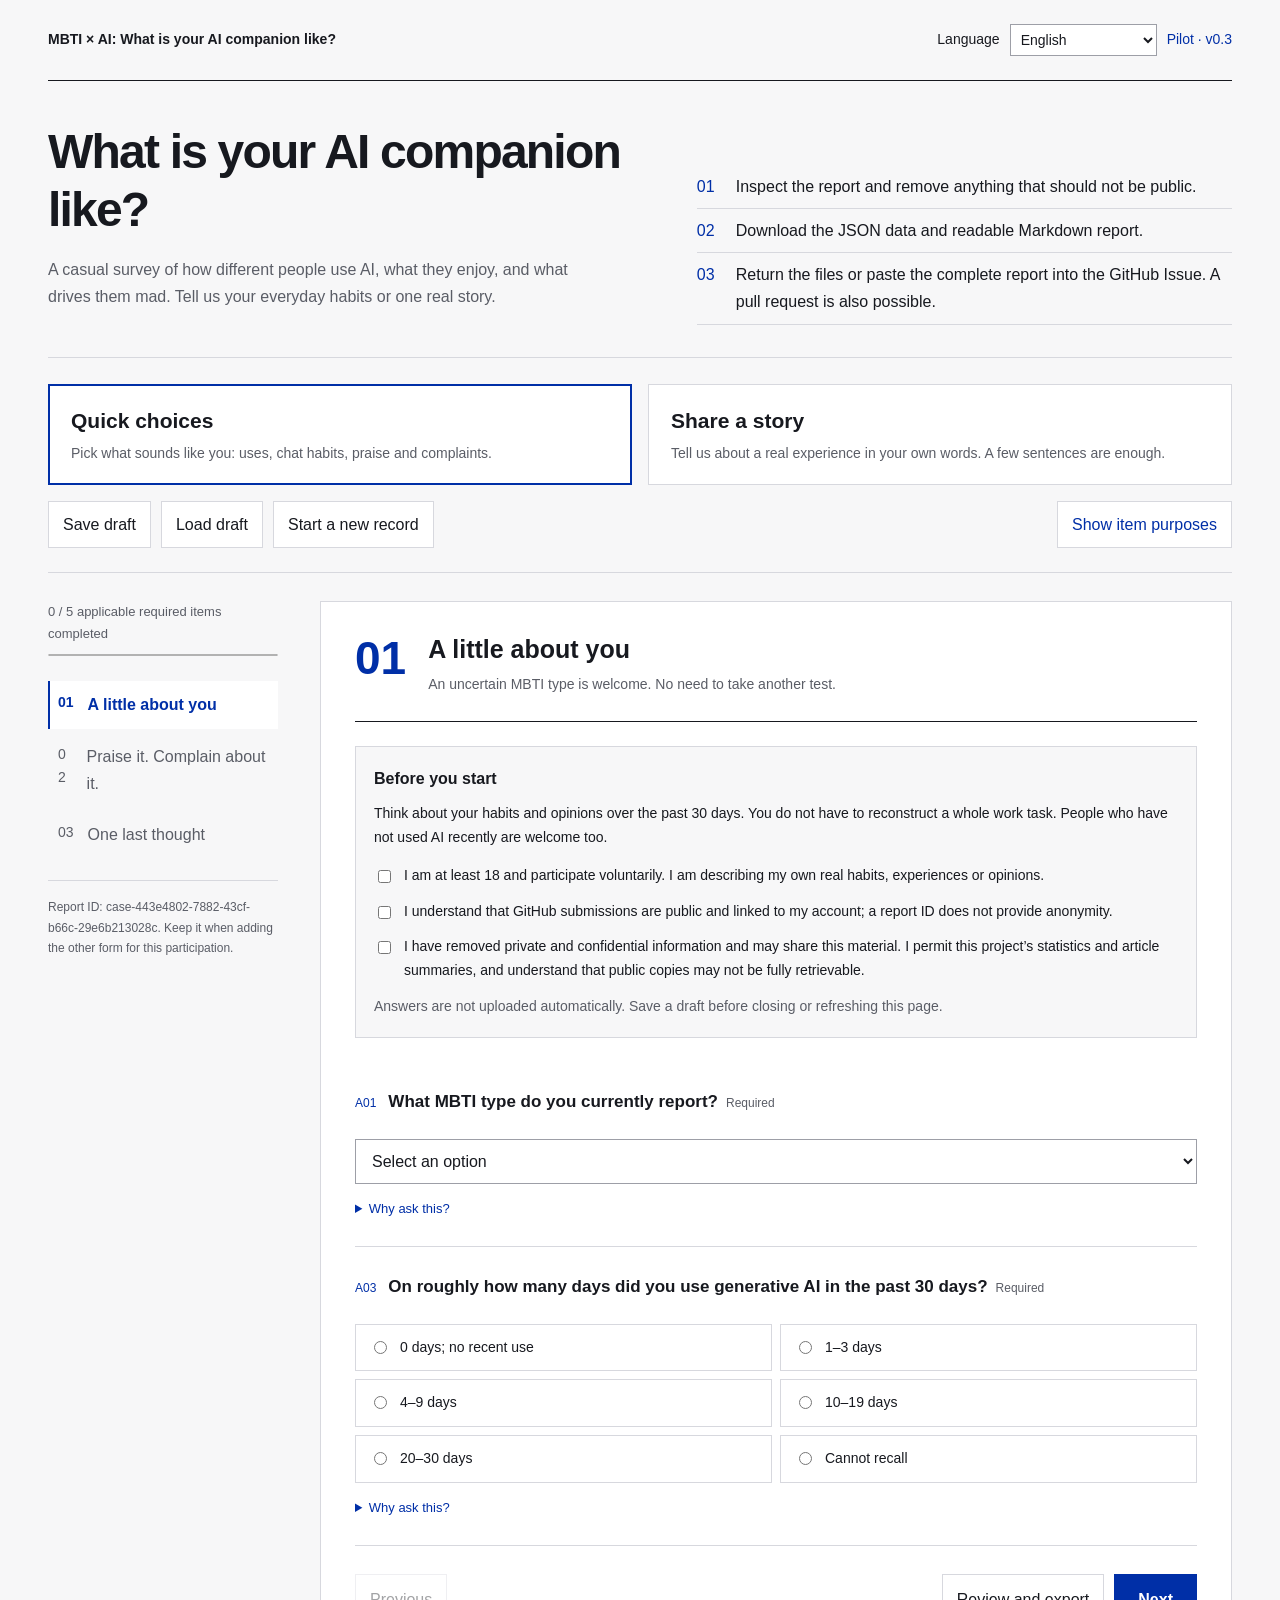
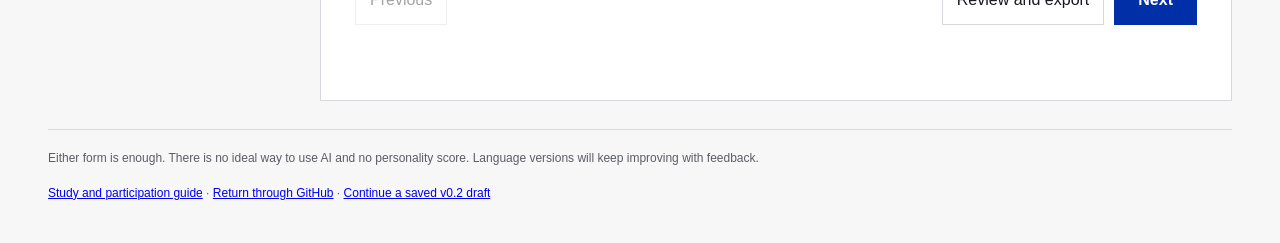
<file: survey/index.html>
<!doctype html>
<html lang="zh-CN"><head><meta charset="utf-8"><meta name="viewport" content="width=device-width,initial-scale=1"><title>MBTI × AI</title><style>
:root{--bg:#F7F7F8;--paper:#FFFFFF;--blue:#002FA7;--ink:#17191f;--muted:#5a5d66;--line:#d7d8de;--font:'Helvetica Neue',Helvetica,Arial,'Microsoft YaHei',sans-serif}
*{box-sizing:border-box}body{margin:0;background:var(--bg);color:var(--ink);font:16px/1.7 var(--font)}button,input,textarea,select{font:inherit}button{cursor:pointer}button:disabled{opacity:.4;cursor:default}button,input,textarea,select,summary{outline-offset:4px}button:focus-visible,input:focus-visible,textarea:focus-visible,select:focus-visible,summary:focus-visible{outline:2px solid var(--blue)}[hidden]{display:none!important}
.shell{max-width:1256px;margin:auto;padding:0 36px}.masthead{display:flex;justify-content:space-between;gap:20px;padding:24px 0;border-bottom:1px solid var(--ink);font-size:14px}.masthead strong{font-weight:700}.version{color:var(--blue)}.hero{display:grid;grid-template-columns:1.1fr 1fr;gap:60px;padding:42px 0 32px;border-bottom:1px solid var(--line)}h1{font-size:48px;letter-spacing:-1.8px;line-height:1.2;margin:0 0 18px;font-weight:600}p{margin:0 0 14px}.hero p{max-width:520px;color:var(--muted)}.route{margin:0;padding:0;list-style:none;counter-reset:route;align-self:end}.route li{display:flex;gap:14px;padding:8px 0;border-bottom:1px solid var(--line)}.route li:before{counter-increment:route;content:'0' counter(route);color:var(--blue);font-variant-numeric:tabular-nums;min-width:25px}.mode-row{display:grid;grid-template-columns:1fr 1fr;gap:16px;margin:26px 0 16px}.mode{background:var(--paper);border:1px solid var(--line);padding:18px 22px;text-align:left;color:var(--ink)}.mode[aria-pressed=true]{border:2px solid var(--blue);padding:17px 21px}.mode strong{display:block;font-size:21px;margin-bottom:4px}.mode small{display:block;font-size:14px;color:var(--muted)}.tools{display:flex;align-items:center;flex-wrap:wrap;gap:10px;padding-bottom:24px;border-bottom:1px solid var(--line)}button.secondary{border:1px solid var(--line);background:var(--paper);color:var(--ink);padding:9px 14px}button.primary{background:var(--blue);border:1px solid var(--blue);color:white;padding:11px 23px;font-weight:600}.tools .purpose-switch{margin-left:auto;color:var(--blue)}.workspace{display:grid;grid-template-columns:230px minmax(0,1fr);gap:42px;align-items:start;padding-top:28px}.sidebar{position:sticky;top:24px}.progress-caption{font-size:13px;color:var(--muted);margin-bottom:8px}progress{width:100%;height:4px;accent-color:var(--blue);display:block;margin-bottom:24px}nav{display:grid;gap:4px}nav button{padding:10px 8px;text-align:left;background:none;border:0;border-left:2px solid transparent;color:var(--muted);display:flex;gap:14px}nav button[aria-current=step]{color:var(--blue);border-left-color:var(--blue);background:var(--paper);font-weight:700}nav span{font-variant-numeric:tabular-nums;font-size:14px}.status-box{font-size:12px;color:var(--muted);border-top:1px solid var(--line);padding-top:16px;margin-top:22px;overflow-wrap:anywhere}.panel{min-width:0;background:var(--paper);border:1px solid var(--line);padding:30px 34px}.section-heading{display:flex;gap:22px;padding-bottom:24px;border-bottom:1px solid var(--ink)}.section-number{font-size:46px;color:var(--blue);font-weight:600;line-height:1.15;font-variant-numeric:tabular-nums}.section-heading h2{font-size:25px;margin:0 0 6px;line-height:1.4}.section-heading p{color:var(--muted);font-size:14px;margin:0}.entry{margin:24px 0;padding:18px;border:1px solid var(--line);background:var(--bg);font-size:14px}.entry h3{margin:0 0 10px;font-size:16px}.entry label{display:flex;gap:10px;margin:12px 0}.entry input{align-self:flex-start;margin-top:6px;accent-color:var(--blue)}.entry p:last-child{margin:12px 0 0;color:var(--muted)}fieldset{border:0;border-bottom:1px solid var(--line);padding:26px 0;margin:0;min-width:0}legend{padding:0;float:left;width:100%;font-size:17px;font-weight:600;margin-bottom:8px}legend+*{clear:both}.qid{font-size:12px;color:var(--blue);font-variant-numeric:tabular-nums;margin-right:12px}.optional{font-size:12px;color:var(--muted);font-weight:400;margin-left:8px}.hint{font-size:13px;color:var(--muted);margin:0 0 14px}.options{display:grid;grid-template-columns:1fr 1fr;gap:8px}.option{display:flex;gap:10px;align-items:start;cursor:pointer;border:1px solid var(--line);padding:11px 13px;font-size:14px;min-width:0}.option:has(input:checked){border-color:var(--blue);background:var(--bg)}.option input{accent-color:var(--blue);margin-top:5px;flex-shrink:0}input[type=text],textarea,select{display:block;width:100%;padding:12px;border:1px solid #9d9fa7;background:var(--paper);color:var(--ink);border-radius:0}textarea{min-height:140px;resize:vertical;line-height:1.7}details{margin-top:14px;font-size:13px;color:var(--muted)}summary{cursor:pointer;color:var(--blue);width:fit-content}details p{margin:8px 0 0;border-left:2px solid var(--blue);padding-left:12px}fieldset.invalid{border-left:3px solid var(--blue);padding-left:14px}.step-actions{display:flex;justify-content:space-between;gap:12px;margin-top:28px}.step-actions .right{display:flex;gap:10px}.notice{padding:12px 0;color:var(--blue);font-size:14px;min-height:45px;white-space:pre-line}.footnote{color:var(--muted);font-size:12px;margin:28px 0 40px;border-top:1px solid var(--line);padding-top:18px}dialog{border:1px solid var(--ink);width:min(900px,94vw);max-height:88vh;padding:30px;color:var(--ink);background:var(--paper)}dialog::backdrop{background:#17191f66}.dialog-head{display:flex;justify-content:space-between;gap:20px;align-items:start}dialog h2{margin:0 0 12px;font-size:25px}dialog p,dialog ol{font-size:14px}#preview-text{white-space:pre-wrap;overflow-wrap:anywhere;background:var(--bg);border:1px solid var(--line);padding:18px;max-height:38vh;overflow:auto;font-family:var(--font);font-size:13px;user-select:text}.export-actions{display:flex;flex-wrap:wrap;gap:10px;margin:20px 0}.dialog-note{color:var(--muted)}.inline-error{color:var(--blue);font-size:13px;margin:8px 0 0}noscript{display:block;padding:24px;color:var(--ink)}
@media(max-width:900px){.shell{padding:0 24px}.workspace{grid-template-columns:180px minmax(0,1fr);gap:24px}.panel{padding:24px}.hero{gap:30px}h1{font-size:40px}.options{grid-template-columns:1fr}}
@media(max-width:680px){.shell{padding:0 16px}.masthead{font-size:12px;padding:18px 0}.hero{grid-template-columns:1fr;gap:20px;padding:28px 0}h1{font-size:36px;letter-spacing:-1px}.hero p{font-size:14px}.route{font-size:13px}.mode-row{gap:10px;margin-top:20px}.mode{padding:12px}.mode[aria-pressed=true]{padding:11px}.mode strong{font-size:18px}.mode small{font-size:12px}.tools{gap:8px}.tools .purpose-switch{margin-left:0}.tools button.secondary{font-size:12px;padding:8px 10px}.workspace{display:block;padding-top:18px}.sidebar{position:static;margin-bottom:20px}.sidebar nav{display:flex;overflow-x:auto;padding:0 0 8px}.sidebar nav button{white-space:nowrap;gap:8px;font-size:13px}.sidebar progress{margin-bottom:12px}.status-box{margin-top:8px;padding-top:8px}.panel{padding:20px 18px}.section-heading{gap:14px}.section-number{font-size:36px}.section-heading h2{font-size:22px}legend{font-size:16px}.step-actions{flex-wrap:wrap}.step-actions .right{margin-left:auto}button.primary{padding:10px 15px}.footnote{margin-top:20px}dialog{padding:20px}.export-actions button{flex:1}.entry{padding:14px}.entry label{font-size:13px}}

.language-control{display:flex;align-items:center;gap:10px;flex-wrap:wrap}.language-control select{width:auto;max-width:220px;padding:6px}.masthead{align-items:center}.version{white-space:nowrap}button,.mode{overflow-wrap:anywhere}.step-actions .right{flex-wrap:wrap}body{font-family:Arial,"Noto Sans", "Noto Sans CJK SC","Noto Sans Devanagari", "Noto Naskh Arabic","Yu Gothic","Malgun Gothic","Nirmala UI",sans-serif}input,select,textarea,button{font-family:inherit}html[dir=rtl] .mode,html[dir=rtl] nav button{text-align:right}html[dir=rtl] h1{letter-spacing:normal}html[dir=rtl] .tools .purpose-switch{margin-left:0;margin-right:auto}html[dir=rtl] .qid{margin-right:0;margin-left:12px}html[dir=rtl] .optional{margin-left:0;margin-right:8px}html[dir=rtl] nav button{border-left:0;border-right:2px solid transparent}html[dir=rtl] nav button[aria-current=step]{border-right-color:var(--blue)}html[dir=rtl] details p{border-left:0;border-right:2px solid var(--blue);padding-left:0;padding-right:12px}html[dir=rtl] .record-info{direction:ltr}#preview-text{font-family:inherit}bdi.qid{font-weight:400}#return-steps li{margin-bottom:10px}@media(max-width:680px){.masthead{align-items:flex-start;flex-direction:column;gap:14px}.language-control{width:100%}.language-control select{flex:1}.step-actions{flex-wrap:wrap}.step-actions .right{flex:1;justify-content:flex-end}.mode-row{grid-template-columns:1fr 1fr}.mode{padding:12px}.mode[aria-pressed=true]{padding:11px}.mode strong{font-size:18px}}
</style></head>
<body><div class="shell">
<header class="masthead"><strong data-i18n="title"></strong><div class="language-control"><label for="language" data-i18n="language"></label><select id="language"></select><span class="version" data-i18n="pilot"></span></div></header>
<section class="hero"><div><h1 data-i18n="hero"></h1><p data-i18n="intro"></p></div><ol class="route" id="route"></ol></section>
<div class="mode-row"><button class="mode" data-mode="choice"><strong data-i18n="choice"></strong><small data-i18n="choice_desc"></small></button><button class="mode" data-mode="text"><strong data-i18n="text"></strong><small data-i18n="text_desc"></small></button></div>
<div class="tools"><button class="secondary" id="save-draft" data-i18n="save"></button><button class="secondary" id="load-draft" data-i18n="load"></button><input type="file" id="draft-file" accept=".json,application/json" hidden><button class="secondary" id="reset" data-i18n="new"></button><button class="secondary purpose-switch" id="purpose-switch"></button></div>
<div class="workspace"><aside class="sidebar"><div class="progress-caption" id="progress-caption"></div><progress id="progress" value="0" max="1"></progress><nav id="steps"></nav><div class="status-box" id="record-info"></div></aside>
<main class="panel" id="main-panel"><div class="section-heading"><span class="section-number" id="step-number"></span><div><h2 id="step-title" tabindex="-1"></h2><p id="step-intro"></p></div></div>
<section class="entry" id="entry"><h3 data-i18n="entry"></h3><p data-i18n="entrytext"></p><div id="consents"></div><p data-i18n="local_notice"></p></section>
<form id="questions" novalidate></form><div class="step-actions"><button class="secondary" id="previous" data-i18n="previous"></button><div class="right"><button class="secondary" id="review" data-i18n="review"></button><button class="primary" id="next"></button></div></div><div class="notice" id="notice" role="status" aria-live="polite"></div></main></div>
<footer class="footnote"><p data-i18n="footnote"></p><a id="home-link" data-i18n="home"></a> · <a id="return-link" target="_blank" rel="noopener noreferrer" data-i18n="return"></a> · <a href="v0.2/index.html" data-i18n="legacy"></a></footer>
</div>
<dialog id="review-dialog" aria-labelledby="review-title"><div class="dialog-head"><h2 id="review-title" data-i18n="review"></h2><button class="secondary" id="close-review" data-i18n="close"></button></div><p id="review-status"></p><pre id="preview-text"></pre><div class="export-actions"><button class="primary" id="export-json" data-i18n="export_json"></button><button class="secondary" id="export-md" data-i18n="export_md"></button><button class="secondary" id="copy-report" data-i18n="copy"></button></div><p id="export-status" role="status" aria-live="polite"></p><ol id="return-steps"></ol><a id="dialog-return" target="_blank" rel="noopener noreferrer" data-i18n="return"></a><p class="dialog-note" data-i18n="privacy"></p></dialog>
<noscript>JavaScript is required. Markdown: <a href="zh-CN/choice-questionnaire.md">简体中文</a> · <a href="en/choice-questionnaire.md">English</a> · <a href="ja/choice-questionnaire.md">日本語</a> · <a href="ko/choice-questionnaire.md">한국어</a> · <a href="es/choice-questionnaire.md">Español</a> · <a href="fr/choice-questionnaire.md">Français</a> · <a href="de/choice-questionnaire.md">Deutsch</a> · <a href="pt/choice-questionnaire.md">Português</a> · <a href="ru/choice-questionnaire.md">Русский</a> · <a href="ar/choice-questionnaire.md">العربية</a> · <a href="hi/choice-questionnaire.md">हिन्दी</a> · <a href="id/choice-questionnaire.md">Bahasa Indonesia</a></noscript>
<script id="questionnaire-data" type="application/json">{"version": "0.3", "revision": "2026-10-26.fun.1", "languages": [{"code": "zh-CN", "name": "简体中文", "dir": "ltr"}, {"code": "en", "name": "English", "dir": "ltr"}, {"code": "ja", "name": "日本語", "dir": "ltr"}, {"code": "ko", "name": "한국어", "dir": "ltr"}, {"code": "es", "name": "Español", "dir": "ltr"}, {"code": "fr", "name": "Français", "dir": "ltr"}, {"code": "de", "name": "Deutsch", "dir": "ltr"}, {"code": "pt", "name": "Português", "dir": "ltr"}, {"code": "ru", "name": "Русский", "dir": "ltr"}, {"code": "ar", "name": "العربية", "dir": "rtl"}, {"code": "hi", "name": "हिन्दी", "dir": "ltr"}, {"code": "id", "name": "Bahasa Indonesia", "dir": "ltr"}], "banks": {"zh-CN": {"version": "0.3", "title": "MBTI × AI：你的 AI 搭子，是什么画风？", "groups": [{"id": "about", "title": "先认识一下你", "intro": "MBTI 不确定也可以参加，不需要先去做一次测试。", "items": [{"id": "A01", "title": "你目前报告的 MBTI 类型", "kind": "select", "purpose": "把自报类型与回答关联；不从回答反推人格。", "required": true, "hint": "", "options": [{"value": "1", "label": "ISTJ"}, {"value": "2", "label": "ISFJ"}, {"value": "3", "label": "INFJ"}, {"value": "4", "label": "INTJ"}, {"value": "5", "label": "ISTP"}, {"value": "6", "label": "ISFP"}, {"value": "7", "label": "INFP"}, {"value": "8", "label": "INTP"}, {"value": "9", "label": "ESTP"}, {"value": "10", "label": "ESFP"}, {"value": "11", "label": "ENFP"}, {"value": "12", "label": "ENTP"}, {"value": "13", "label": "ESTJ"}, {"value": "14", "label": "ESFJ"}, {"value": "15", "label": "ENFJ"}, {"value": "16", "label": "ENTJ"}, {"value": "17", "label": "不确定"}]}, {"id": "A02", "title": "这个类型主要来自哪里", "kind": "radio", "purpose": "区分正式 MBTI、16Personalities、其他测试与自我判断。", "required": true, "hint": "", "show_if": {"id": "A01", "not_equals": "17"}, "options": [{"value": "1", "label": "正式 MBTI 评估"}, {"value": "2", "label": "16Personalities"}, {"value": "3", "label": "其他在线测试"}, {"value": "4", "label": "自我判断"}, {"value": "5", "label": "不清楚"}]}, {"id": "A03", "title": "最近 30 天，你大约有多少天用过生成式 AI", "kind": "radio", "purpose": "区分使用频率和近期未使用者，避免把经验差异当成人格差异。", "required": true, "hint": "", "options": [{"value": "1", "label": "0 天，最近没有用过"}, {"value": "2", "label": "1—3 天"}, {"value": "3", "label": "4—9 天"}, {"value": "4", "label": "10—19 天"}, {"value": "5", "label": "20—30 天"}, {"value": "6", "label": "记不清"}]}, {"id": "A04", "title": "你使用生成式 AI 大约有多久", "kind": "radio", "purpose": "记录累计经验，与最近的使用频率分开看。", "required": true, "hint": "", "show_if": {"id": "A03", "not_equals": "1"}, "options": [{"value": "1", "label": "不足 1 个月"}, {"value": "2", "label": "1—5 个月"}, {"value": "3", "label": "6—11 个月"}, {"value": "4", "label": "12—23 个月"}, {"value": "5", "label": "24 个月及以上"}, {"value": "6", "label": "记不清"}]}], "mode": "shared"}, {"id": "uses", "title": "你和 AI 怎么搭档", "intro": "想想最近 30 天的日常使用，不需要挑最成功的经历。", "items": [{"id": "Q01", "title": "最近你主要拿 AI 做什么", "kind": "multi", "purpose": "比较实际使用场景；同一个人可以有多种用途。", "required": true, "hint": "", "show_if": {"id": "A03", "not_equals": "1"}, "options": [{"value": "1", "label": "写作、修改或翻译"}, {"value": "2", "label": "编程或解决技术问题"}, {"value": "3", "label": "学习、解释知识"}, {"value": "4", "label": "查找、整理或分析信息"}, {"value": "5", "label": "想点子、做创作"}, {"value": "6", "label": "做计划或辅助选择"}, {"value": "7", "label": "聊情绪、寻求陪伴"}, {"value": "8", "label": "随便聊天、娱乐"}, {"value": "9", "label": "其他用途"}]}, {"id": "Q02", "title": "对你来说，AI 更像什么", "kind": "radio", "purpose": "比较参与者如何定位 AI 的角色，不预设某个类型应该选什么。", "required": true, "hint": "", "show_if": {"id": "A03", "not_equals": "1"}, "options": [{"value": "1", "label": "办事工具"}, {"value": "2", "label": "工作助手"}, {"value": "3", "label": "随时能问的老师"}, {"value": "4", "label": "一起讨论的搭子"}, {"value": "5", "label": "提供灵感的伙伴"}, {"value": "6", "label": "聊天或陪伴对象"}, {"value": "7", "label": "还没有固定定位"}]}], "mode": "choice"}, {"id": "style", "title": "你喜欢怎么和它聊", "intro": "选最接近你平时习惯的答案，没有标准用法。", "items": [{"id": "Q03", "title": "你通常怎样开口", "kind": "radio", "purpose": "比较表达习惯，不把字数多或少直接当成能力高低。", "required": true, "hint": "", "show_if": {"id": "A03", "not_equals": "1"}, "options": [{"value": "1", "label": "一句话直接交代"}, {"value": "2", "label": "先讲背景、要求和限制"}, {"value": "3", "label": "拆成几步，一步步问"}, {"value": "4", "label": "先聊聊，边想边明确需求"}, {"value": "5", "label": "不同任务差别很大"}, {"value": "6", "label": "记不清"}]}, {"id": "Q04", "title": "第一轮不合心意时，你通常先做什么", "kind": "radio", "purpose": "观察遇到不满意回答后的第一反应。", "required": true, "hint": "", "show_if": {"id": "A03", "not_equals": "1"}, "options": [{"value": "1", "label": "补充背景或要求"}, {"value": "2", "label": "换一种说法重新问"}, {"value": "3", "label": "让它给几个不同版本"}, {"value": "4", "label": "换一个模型或工具"}, {"value": "5", "label": "改为自己处理"}, {"value": "6", "label": "先搁置，不继续了"}, {"value": "7", "label": "最近没有遇到这种情况"}, {"value": "8", "label": "记不清"}]}, {"id": "Q05", "title": "让 AI 给建议时，你更喜欢哪种回答", "kind": "radio", "purpose": "比较结果偏好：直接方案、多种选项、解释或共同探索。", "required": true, "hint": "", "show_if": {"id": "A03", "not_equals": "1"}, "options": [{"value": "1", "label": "一份能直接用的方案"}, {"value": "2", "label": "几种方案，自己比较选择"}, {"value": "3", "label": "先说明理由和依据"}, {"value": "4", "label": "先一起讨论，再形成答案"}, {"value": "5", "label": "主要看具体任务"}]}, {"id": "Q06", "title": "AI 提出与你不同的意见时，你通常怎样回应", "kind": "radio", "purpose": "观察对不同意见的反应；不是测量谁更理性或更固执。", "required": true, "hint": "", "show_if": {"id": "A03", "not_equals": "1"}, "options": [{"value": "1", "label": "先听听它的理由"}, {"value": "2", "label": "先核对它说的有没有依据"}, {"value": "3", "label": "重申我的要求，让它按我的想法来"}, {"value": "4", "label": "看具体问题，再决定怎么处理"}, {"value": "5", "label": "最近没遇到过"}, {"value": "6", "label": "记不清"}]}, {"id": "Q07", "title": "涉及重要信息或判断时，你会再核验 AI 的回答吗", "kind": "radio", "purpose": "描述核验习惯；频率不代表核验质量或答案正确率。", "required": true, "hint": "", "show_if": {"id": "A03", "not_equals": "1"}, "options": [{"value": "1", "label": "每次都会"}, {"value": "2", "label": "经常会"}, {"value": "3", "label": "有时会"}, {"value": "4", "label": "很少会"}, {"value": "5", "label": "从不"}, {"value": "6", "label": "最近没用 AI 处理这类内容"}]}], "mode": "choice"}, {"id": "opinions", "title": "夸夸它，也吐槽它", "intro": "喜欢、不喜欢，或者两种感受都有，都可以。", "items": [{"id": "Q08", "title": "AI 带给你最大的帮助是什么", "kind": "radio", "purpose": "了解主观获益，不把自评直接写成实际绩效提升。", "required": true, "hint": "", "show_if": {"id": "A03", "not_equals": "1"}, "options": [{"value": "1", "label": "省时间、少做重复劳动"}, {"value": "2", "label": "帮我理解不懂的东西"}, {"value": "3", "label": "带来新的思路或灵感"}, {"value": "4", "label": "帮我迈出开始做事的第一步"}, {"value": "5", "label": "帮我把想法表达清楚"}, {"value": "6", "label": "有人可以聊聊、得到陪伴"}, {"value": "7", "label": "暂时没感到明显帮助"}, {"value": "8", "label": "其他帮助"}]}, {"id": "Q09", "title": "你最想吐槽 AI 哪些地方", "kind": "multi", "purpose": "收集负面体验和改进方向，不只展示正面评价。", "required": true, "hint": "", "exclusive": ["9"], "show_if": {"id": "A03", "not_equals": "1"}, "options": [{"value": "1", "label": "一本正经地说错"}, {"value": "2", "label": "没有答到我的问题上"}, {"value": "3", "label": "太啰嗦、抓不住重点"}, {"value": "4", "label": "过于迎合，总在附和"}, {"value": "5", "label": "忘记前面说过的要求"}, {"value": "6", "label": "说话或表达太机械"}, {"value": "7", "label": "使用限制、费用或工具能力"}, {"value": "8", "label": "隐私与信息使用让我不放心"}, {"value": "9", "label": "暂时没有明显不满"}, {"value": "10", "label": "其他"}]}, {"id": "Q10", "title": "总的来说，你对最近的 AI 使用体验满意吗", "kind": "radio", "purpose": "描述总体满意度，不等同于信任、正确率或工作能力。", "required": true, "hint": "", "show_if": {"id": "A03", "not_equals": "1"}, "options": [{"value": "1", "label": "非常不满意"}, {"value": "2", "label": "比较不满意"}, {"value": "3", "label": "一般"}, {"value": "4", "label": "比较满意"}, {"value": "5", "label": "非常满意"}, {"value": "6", "label": "不好判断"}]}, {"id": "Q11", "title": "最近没用 AI，主要是哪些原因", "kind": "multi", "purpose": "让近期未使用者也能参与，单独理解使用障碍与选择。", "required": true, "hint": "", "show_if": {"id": "A03", "equals": "1"}, "options": [{"value": "1", "label": "暂时没有需要"}, {"value": "2", "label": "不知道从哪里开始"}, {"value": "3", "label": "不太相信它的回答"}, {"value": "4", "label": "使用门槛或费用"}, {"value": "5", "label": "担心隐私"}, {"value": "6", "label": "试过，但不喜欢"}, {"value": "7", "label": "其他原因"}]}, {"id": "Q12", "title": "此刻你对 AI 的总体态度更接近哪一种", "kind": "radio", "purpose": "比较整体态度，并允许期待与担忧同时存在。", "required": true, "hint": "", "options": [{"value": "1", "label": "期待，愿意积极使用"}, {"value": "2", "label": "好奇，还想继续试试"}, {"value": "3", "label": "谨慎，先观察再说"}, {"value": "4", "label": "担忧或比较抵触"}, {"value": "5", "label": "既期待，也担忧"}, {"value": "6", "label": "还没形成明确看法"}]}], "mode": "choice"}, {"id": "stories", "title": "说说你的 AI 故事", "intro": "像给朋友讲经历就好，几句话也可以，不必写成论文。", "items": [{"id": "S01", "title": "最近哪次使用 AI 的经历，让你印象比较深", "kind": "long", "purpose": "用真实故事理解使用场景、需求和结果。", "required": true, "hint": "说说你想做什么、AI 帮了什么或没帮上什么；愿意的话也可以说明用了哪种工具。请去掉私人信息。", "show_if": {"id": "A03", "not_equals": "1"}}, {"id": "S02", "title": "你通常怎么跟 AI 聊，回答不合心意时又怎么办", "kind": "long", "purpose": "补充选择题里的表达、追问、调整与判断习惯。", "required": true, "hint": "可以举一段经过脱敏的例子，也可以直接描述习惯；不需要贴完整聊天记录。", "show_if": {"id": "A03", "not_equals": "1"}}, {"id": "S03", "title": "你最喜欢 AI 的哪一点，最想吐槽的又是什么", "kind": "long", "purpose": "同时保留正面、负面和矛盾的评价，理解原因。", "required": true, "hint": "可以只写其中一方面。没有明显喜欢或不满也请如实说明。", "show_if": {"id": "A03", "not_equals": "1"}}, {"id": "S04", "title": "你最近为什么没用 AI？什么可能让你愿意试试", "kind": "long", "purpose": "了解未使用者的真实想法，不把未使用误记成使用失败。", "required": true, "hint": "没有需要、不知道怎么开始、不喜欢，或者其他原因都可以。未来尝试也不是必须的。", "show_if": {"id": "A03", "equals": "1"}}], "mode": "text"}, {"id": "closing", "title": "最后，留一句你的看法", "intro": "确认公开范围后，就可以检查并导出。", "items": [{"id": "A05", "title": "是否允许文章逐字引用你报告中去掉私人信息的摘录", "kind": "radio", "purpose": "把汇总统计许可和逐字引用许可分开。", "required": true, "hint": "", "options": [{"value": "1", "label": "不允许，只用于统计与汇总"}, {"value": "2", "label": "允许引用去掉私人信息的摘录"}]}, {"id": "A06", "title": "是否用 AI 帮助整理了这份回答", "kind": "radio", "purpose": "记录 AI 辅助情况；经历和观点仍应来自本人。", "required": true, "hint": "", "options": [{"value": "1", "label": "未使用"}, {"value": "2", "label": "使用过"}]}, {"id": "A07", "title": "如果只用一句话形容你和 AI 的关系，你会怎么说", "kind": "short", "purpose": "收集参与者自己的表达，作为经许可后引用的补充。", "required": false, "hint": "可不填。写自己的感受就好；这只是表达，不是新的人格测评。"}], "mode": "shared"}], "consents": ["我已满 18 岁，自愿参加；填写的是自己的真实习惯、经历或看法。", "我理解 GitHub 投稿会公开并关联账号；报告编号不代表匿名。", "我已移除私人和机密信息，并有权提交；同意本项目用于统计与文章汇总，理解公开副本不一定能完全收回。"], "ui": {"title": "MBTI × AI：你的 AI 搭子，是什么画风？", "hero": "你的 AI 搭子，是什么画风？", "intro": "一个关于 MBTI 与 AI 的趣味调查。聊聊你拿它干什么、怎么和它相处，以及最喜欢和最想吐槽的地方。", "language": "语言", "pilot": "试填版 · v0.3", "choice": "轻松点选", "text": "分享故事", "choice_desc": "选出像你的日常用法、聊天习惯和喜欢或不满的地方。", "text_desc": "像给朋友讲经历一样写，几句话也可以。", "save": "保存草稿", "load": "载入草稿", "new": "开始一份新记录", "showpurpose": "查看每题研究目的", "hidepurpose": "收起每题研究目的", "previous": "上一步", "next": "下一步", "review": "检查与导出", "close": "返回填写", "export_json": "下载数据文件", "export_md": "下载可读报告", "copy": "复制报告文字", "entry": "填写前确认", "entrytext": "回想最近 30 天的习惯与看法即可，不必复盘一次完整工作任务。最近没用过 AI 的人也可以参加。", "local_notice": "页面不会自动上传答案。关闭或刷新前，请保存草稿。", "footnote": "两版任选其一。没有标准用法，也不计算人格得分；各语言版本会根据反馈继续改进。", "home": "研究与参与说明", "return": "通过 GitHub 回传", "required": "必答", "optional": "可选", "multi": "可多选", "select": "请选择", "purpose": "为什么问这一题", "invalid": "请完成此题；记不清时可选择或填写“不清楚”。", "progress": "已填写 {n} / {total} 道当前适用必答题", "case": "报告编号：{id}。补填另一版时请沿用这次参与的编号。", "switched": "已切换问卷，共同信息和另一版答案仍保留；导出只包含当前版。", "missing": "请补全 {n} 道必答题，并勾选三项参与确认后导出。", "ready": "必答题已填写，请检查答案与公开范围后导出。", "downloaded": "已发起下载。导出不会自动提交到 GitHub。", "copied": "已复制报告，请粘贴到个人问卷回传 Issue。", "copy_failed": "浏览器未允许复制，请下载可读报告后复制文字。", "saved": "已发起草稿下载。下次使用“载入草稿”恢复；草稿可能含私人信息，请妥善保管。", "import_failed": "无法载入。请选择本页面保存且格式未改动的 v0.3 草稿。", "replace_confirm": "载入会替换当前页面的答案。继续吗？", "reset_confirm": "新记录会清空当前答案，需要保留时请先保存草稿。继续吗？", "loaded": "草稿已载入，导出前请检查答案。", "language_changed": "语言已切换，答案和报告编号保留。请用此语言重新阅读并确认参与条款。", "version": "问卷版本", "exported": "导出时间（不是提交时间）", "modeorder": "浏览问卷顺序", "purposeviewed": "已查看目的的题号", "consent": "参与确认", "empty": "未填写", "na": "不适用（根据跳题条件）", "none": "无", "reportnote": "内容为本人习惯、经历与看法，引用权限见 A05。同一次参与的两版用报告编号关联。", "return_steps": ["检查报告，移除不应公开的信息。", "下载 JSON 数据与 Markdown 可读报告。", "在 GitHub Issue 附文件或粘贴完整报告，也可通过 PR 提交。"], "privacy": "Issue、PR 及附件会公开并关联 GitHub 账号；研究代号不等于匿名。", "legacy": "继续填写旧版 v0.2 草稿", "mdintro": "关于 MBTI、日常 AI 使用、评价和故事的趣味调查。请回想最近 30 天；这里不测人格，也不给能力排名。", "mdexposure": "本可读版同时展示所有题目目的，提交时请记录已查看目的。", "condition_equal": "仅在 {id} 已回答且选择“{label}”时作答。", "condition_not_equal": "仅在 {id} 已回答且未选择“{label}”时作答。", "exclusive": "互斥选项（不可与任何其他选项同选）：{labels}。", "answer": "回答", "item_count": "共 {n} 个题项，包括共同、可选及条件题；只回答适用的题目。", "code": "研究代号", "case_label": "报告编号", "mode_label": "问卷模式", "files": "文件或完整报告", "corrections": "已有报告与更正", "submit_title": "个人问卷回传", "submit_description": "附上导出文件或粘贴完整报告。", "study_title": "提交独立调研", "study_description": "提交独立研究、方法与证据。", "study_body": "说明研究问题、招募方式、参与人数、人格来源、AI 任务和工具、方法、发现、限制与许可。真实数据与假设分开。", "discussion_title": "讨论研究", "discussion_description": "反馈翻译问题或提出改进建议。", "discussion_body": "说明问题、语言、题号和修改建议，请勿包含私人信息。"}}, "en": {"version": "0.3", "title": "MBTI × AI: What is your AI companion like?", "groups": [{"id": "about", "title": "A little about you", "intro": "An uncertain MBTI type is welcome. No need to take another test.", "items": [{"id": "A01", "title": "What MBTI type do you currently report?", "kind": "select", "purpose": "Link a reported label with behavior; do not infer type from behavior.", "required": true, "hint": "", "options": [{"value": "1", "label": "ISTJ"}, {"value": "2", "label": "ISFJ"}, {"value": "3", "label": "INFJ"}, {"value": "4", "label": "INTJ"}, {"value": "5", "label": "ISTP"}, {"value": "6", "label": "ISFP"}, {"value": "7", "label": "INFP"}, {"value": "8", "label": "INTP"}, {"value": "9", "label": "ESTP"}, {"value": "10", "label": "ESFP"}, {"value": "11", "label": "ENFP"}, {"value": "12", "label": "ENTP"}, {"value": "13", "label": "ESTJ"}, {"value": "14", "label": "ESFJ"}, {"value": "15", "label": "ENFJ"}, {"value": "16", "label": "ENTJ"}, {"value": "17", "label": "Uncertain"}]}, {"id": "A02", "title": "What is the main source of that type?", "kind": "radio", "purpose": "Distinguish formal MBTI, 16Personalities, other tests and self-judgment rather than treating them as one instrument.", "required": true, "hint": "", "show_if": {"id": "A01", "not_equals": "17"}, "options": [{"value": "1", "label": "Formal MBTI assessment"}, {"value": "2", "label": "16Personalities"}, {"value": "3", "label": "Another online test"}, {"value": "4", "label": "Self-judgment"}, {"value": "5", "label": "Unknown"}]}, {"id": "A03", "title": "On roughly how many days did you use generative AI in the past 30 days?", "kind": "radio", "purpose": "Record recent frequency separately from cumulative experience.", "required": true, "hint": "", "options": [{"value": "1", "label": "0 days; no recent use"}, {"value": "2", "label": "1–3 days"}, {"value": "3", "label": "4–9 days"}, {"value": "4", "label": "10–19 days"}, {"value": "5", "label": "20–30 days"}, {"value": "6", "label": "Cannot recall"}]}, {"id": "A04", "title": "How long have you used generative AI?", "kind": "radio", "purpose": "Record AI experience so that familiarity is not misattributed to personality.", "required": true, "hint": "", "show_if": {"id": "A03", "not_equals": "1"}, "options": [{"value": "1", "label": "Less than 1 month"}, {"value": "2", "label": "1–5 months"}, {"value": "3", "label": "6–11 months"}, {"value": "4", "label": "12–23 months"}, {"value": "5", "label": "24 months or more"}, {"value": "6", "label": "Cannot recall"}]}], "mode": "shared"}, {"id": "uses", "title": "How AI fits your day", "intro": "Think about everyday use over the past 30 days, not just your best experience.", "items": [{"id": "Q01", "title": "What have you mainly used AI for recently?", "kind": "multi", "purpose": "Compare actual uses; one person can have several.", "required": true, "hint": "", "show_if": {"id": "A03", "not_equals": "1"}, "options": [{"value": "1", "label": "Writing, editing or translating"}, {"value": "2", "label": "Programming or technical problems"}, {"value": "3", "label": "Learning and explaining concepts"}, {"value": "4", "label": "Finding, organizing or analyzing information"}, {"value": "5", "label": "Ideas and creative work"}, {"value": "6", "label": "Planning or help with choices"}, {"value": "7", "label": "Talking about emotions or seeking companionship"}, {"value": "8", "label": "Casual chat and entertainment"}, {"value": "9", "label": "Other uses"}]}, {"id": "Q02", "title": "What does AI feel most like to you?", "kind": "radio", "purpose": "Compare the role people give AI without assigning roles to personality types in advance.", "required": true, "hint": "", "show_if": {"id": "A03", "not_equals": "1"}, "options": [{"value": "1", "label": "A tool for getting things done"}, {"value": "2", "label": "A work assistant"}, {"value": "3", "label": "A teacher available for questions"}, {"value": "4", "label": "A discussion partner"}, {"value": "5", "label": "A creative partner"}, {"value": "6", "label": "Someone to chat with or keep me company"}, {"value": "7", "label": "No fixed role yet"}]}], "mode": "choice"}, {"id": "style", "title": "How you like to chat", "intro": "Choose what best matches your habits. There is no correct style.", "items": [{"id": "Q03", "title": "How do you usually start a conversation?", "kind": "radio", "purpose": "Compare expression habits without treating longer prompts as greater ability.", "required": true, "hint": "", "show_if": {"id": "A03", "not_equals": "1"}, "options": [{"value": "1", "label": "A short, direct instruction"}, {"value": "2", "label": "Context, requirements and constraints first"}, {"value": "3", "label": "Break it into steps and ask one by one"}, {"value": "4", "label": "Start talking and work out what I need"}, {"value": "5", "label": "It varies a lot by task"}, {"value": "6", "label": "Cannot recall"}]}, {"id": "Q04", "title": "When the first reply misses the mark, what do you usually do first?", "kind": "radio", "purpose": "Observe the first response to an unsatisfactory answer.", "required": true, "hint": "", "show_if": {"id": "A03", "not_equals": "1"}, "options": [{"value": "1", "label": "Add context or requirements"}, {"value": "2", "label": "Rephrase and ask again"}, {"value": "3", "label": "Ask for several different versions"}, {"value": "4", "label": "Switch model or tool"}, {"value": "5", "label": "Handle it myself"}, {"value": "6", "label": "Leave it for now"}, {"value": "7", "label": "This has not happened recently"}, {"value": "8", "label": "Cannot recall"}]}, {"id": "Q05", "title": "When asking for advice, what kind of answer do you prefer?", "kind": "radio", "purpose": "Compare preferences for a usable plan, options, explanation or shared exploration.", "required": true, "hint": "", "show_if": {"id": "A03", "not_equals": "1"}, "options": [{"value": "1", "label": "One ready-to-use plan"}, {"value": "2", "label": "Several options to compare myself"}, {"value": "3", "label": "Reasons and evidence first"}, {"value": "4", "label": "A discussion before an answer takes shape"}, {"value": "5", "label": "It mainly depends on the task"}]}, {"id": "Q06", "title": "How do you respond when AI disagrees with you?", "kind": "radio", "purpose": "Describe responses to disagreement, not rationality or stubbornness.", "required": true, "hint": "", "show_if": {"id": "A03", "not_equals": "1"}, "options": [{"value": "1", "label": "Hear its reasons first"}, {"value": "2", "label": "Check the basis for its claim first"}, {"value": "3", "label": "Restate what I want and ask it to follow my idea"}, {"value": "4", "label": "Decide according to the specific issue"}, {"value": "5", "label": "This has not happened recently"}, {"value": "6", "label": "Cannot recall"}]}, {"id": "Q07", "title": "Do you check AI’s answers when important information or judgments are involved?", "kind": "radio", "purpose": "Describe checking habits; frequency does not establish quality or accuracy.", "required": true, "hint": "", "show_if": {"id": "A03", "not_equals": "1"}, "options": [{"value": "1", "label": "Every time"}, {"value": "2", "label": "Often"}, {"value": "3", "label": "Sometimes"}, {"value": "4", "label": "Rarely"}, {"value": "5", "label": "Never"}, {"value": "6", "label": "I have not used AI for this recently"}]}], "mode": "choice"}, {"id": "opinions", "title": "Praise it. Complain about it.", "intro": "You can like it, dislike it, or feel both ways.", "items": [{"id": "Q08", "title": "What is the biggest benefit AI gives you?", "kind": "radio", "purpose": "Describe perceived benefits without calling them measured performance gains.", "required": true, "hint": "", "show_if": {"id": "A03", "not_equals": "1"}, "options": [{"value": "1", "label": "Saves time or repetitive work"}, {"value": "2", "label": "Helps me understand unfamiliar things"}, {"value": "3", "label": "Brings ideas or inspiration"}, {"value": "4", "label": "Helps me get started"}, {"value": "5", "label": "Helps me express my thoughts"}, {"value": "6", "label": "Conversation or companionship"}, {"value": "7", "label": "No clear benefit so far"}, {"value": "8", "label": "Another benefit"}]}, {"id": "Q09", "title": "What bothers you most about AI?", "kind": "multi", "purpose": "Include negative experiences and improvement needs, not only praise.", "required": true, "hint": "", "exclusive": ["9"], "show_if": {"id": "A03", "not_equals": "1"}, "options": [{"value": "1", "label": "Confidently getting things wrong"}, {"value": "2", "label": "Missing my actual question"}, {"value": "3", "label": "Being verbose or missing the point"}, {"value": "4", "label": "Agreeing with me too much"}, {"value": "5", "label": "Forgetting earlier requirements"}, {"value": "6", "label": "Mechanical language or style"}, {"value": "7", "label": "Usage limits, costs or tool capabilities"}, {"value": "8", "label": "Privacy or how information is used"}, {"value": "9", "label": "No clear complaint for now"}, {"value": "10", "label": "Other"}]}, {"id": "Q10", "title": "Overall, are you satisfied with your recent AI experience?", "kind": "radio", "purpose": "Describe satisfaction, separately from trust, accuracy or work ability.", "required": true, "hint": "", "show_if": {"id": "A03", "not_equals": "1"}, "options": [{"value": "1", "label": "Very dissatisfied"}, {"value": "2", "label": "Somewhat dissatisfied"}, {"value": "3", "label": "Neutral"}, {"value": "4", "label": "Somewhat satisfied"}, {"value": "5", "label": "Very satisfied"}, {"value": "6", "label": "Hard to judge"}]}, {"id": "Q11", "title": "Why have you not used AI recently?", "kind": "multi", "purpose": "Include recent nonusers and describe their barriers and choices separately.", "required": true, "hint": "", "show_if": {"id": "A03", "equals": "1"}, "options": [{"value": "1", "label": "No current need"}, {"value": "2", "label": "Do not know where to start"}, {"value": "3", "label": "Do not trust its answers much"}, {"value": "4", "label": "Access barriers or cost"}, {"value": "5", "label": "Privacy concerns"}, {"value": "6", "label": "Tried it and disliked it"}, {"value": "7", "label": "Another reason"}]}, {"id": "Q12", "title": "Which best describes your current attitude toward AI?", "kind": "radio", "purpose": "Compare overall attitudes while allowing hope and concern together.", "required": true, "hint": "", "options": [{"value": "1", "label": "Enthusiastic and keen to use it"}, {"value": "2", "label": "Curious and want to explore"}, {"value": "3", "label": "Cautious and waiting to see"}, {"value": "4", "label": "Worried or resistant"}, {"value": "5", "label": "Both hopeful and worried"}, {"value": "6", "label": "No clear opinion yet"}]}], "mode": "choice"}, {"id": "stories", "title": "Your AI story", "intro": "Tell it like you would to a friend. A few sentences are fine.", "items": [{"id": "S01", "title": "Which recent experience with AI stands out to you?", "kind": "long", "purpose": "Use real stories to understand uses, needs and results.", "required": true, "hint": "What were you trying to do, and how did AI help or fail to help? Name the tool if you wish. Remove private details.", "show_if": {"id": "A03", "not_equals": "1"}}, {"id": "S02", "title": "How do you usually talk to AI, and what happens when the answer is not what you wanted?", "kind": "long", "purpose": "Add context to prompting, follow-up, adjustment and judgment habits.", "required": true, "hint": "You may give a redacted example or simply describe your habits. Full chat logs are unnecessary.", "show_if": {"id": "A03", "not_equals": "1"}}, {"id": "S03", "title": "What do you like most about AI, and what would you most like to complain about?", "kind": "long", "purpose": "Retain positive, negative and mixed opinions and their reasons.", "required": true, "hint": "You may answer just one side. No strong likes or complaints is also a valid answer.", "show_if": {"id": "A03", "not_equals": "1"}}, {"id": "S04", "title": "Why have you not used AI recently? What might make you want to try?", "kind": "long", "purpose": "Understand nonusers without treating nonuse as failed use.", "required": true, "hint": "No need, not knowing how, disliking it or other reasons are all welcome. Trying it later is not required.", "show_if": {"id": "A03", "equals": "1"}}], "mode": "text"}, {"id": "closing", "title": "One last thought", "intro": "Choose what may be shared, then review and export.", "items": [{"id": "A05", "title": "May the paper quote redacted excerpts from this report verbatim?", "kind": "radio", "purpose": "Separate aggregate-analysis consent from quotation permission.", "required": true, "hint": "", "options": [{"value": "1", "label": "No; statistics and summaries only"}, {"value": "2", "label": "Yes; redacted excerpts may be quoted verbatim"}]}, {"id": "A06", "title": "Did AI help prepare this report?", "kind": "radio", "purpose": "Record AI assistance transparently.", "required": true, "hint": "", "options": [{"value": "1", "label": "No"}, {"value": "2", "label": "Yes"}]}, {"id": "A07", "title": "In one sentence, how would you describe your relationship with AI?", "kind": "short", "purpose": "Collect participants’ own words for optional quotation with permission.", "required": false, "hint": "Optional. Describe your feelings; this is an expression, not a new personality assessment."}], "mode": "shared"}], "consents": ["I am at least 18 and participate voluntarily. I am describing my own real habits, experiences or opinions.", "I understand that GitHub submissions are public and linked to my account; a report ID does not provide anonymity.", "I have removed private and confidential information and may share this material. I permit this project’s statistics and article summaries, and understand that public copies may not be fully retrievable."], "ui": {"title": "MBTI × AI: What is your AI companion like?", "hero": "What is your AI companion like?", "intro": "A casual survey of how different people use AI, what they enjoy, and what drives them mad. Tell us your everyday habits or one real story.", "language": "Language", "pilot": "Pilot · v0.3", "choice": "Quick choices", "text": "Share a story", "choice_desc": "Pick what sounds like you: uses, chat habits, praise and complaints.", "text_desc": "Tell us about a real experience in your own words. A few sentences are enough.", "save": "Save draft", "load": "Load draft", "new": "Start a new record", "showpurpose": "Show item purposes", "hidepurpose": "Hide item purposes", "previous": "Previous", "next": "Next", "review": "Review and export", "close": "Back to answers", "export_json": "Download data", "export_md": "Download readable report", "copy": "Copy report", "entry": "Before you start", "entrytext": "Think about your habits and opinions over the past 30 days. You do not have to reconstruct a whole work task. People who have not used AI recently are welcome too.", "local_notice": "Answers are not uploaded automatically. Save a draft before closing or refreshing this page.", "footnote": "Either form is enough. There is no ideal way to use AI and no personality score. Language versions will keep improving with feedback.", "home": "Study and participation guide", "return": "Return through GitHub", "required": "Required", "optional": "Optional", "multi": "Multiple choices", "select": "Select an option", "purpose": "Why ask this?", "invalid": "Complete this item. If unsure, select or write that you do not know.", "progress": "{n} / {total} applicable required items completed", "case": "Report ID: {id}. Keep it when adding the other form for this participation.", "switched": "Form changed. Shared fields and other-form answers are retained; export includes only the current form.", "missing": "Complete {n} required items and all three confirmations before exporting.", "ready": "Required items are complete. Check your answers and what you will share before exporting.", "downloaded": "Download started. Exporting does not submit anything to GitHub.", "copied": "Report copied. Paste it into the questionnaire-return Issue.", "copy_failed": "Copy was not allowed. Download the readable report and copy its text.", "saved": "Draft download started. Use Load draft to resume. Drafts may contain private information; store them carefully.", "import_failed": "Cannot load this file. Use an unchanged v0.3 draft saved by this page.", "replace_confirm": "Loading replaces the answers currently on this page. Continue?", "reset_confirm": "Starting a new record clears the current answers. Save a draft first if needed. Continue?", "loaded": "Draft loaded. Review your answers before exporting.", "language_changed": "Language changed; answers and report ID are retained. Please read and confirm participation again in this language.", "version": "Instrument version", "exported": "Export time (not submission time)", "modeorder": "Forms viewed", "purposeviewed": "Item purposes viewed", "consent": "Participation confirmations", "empty": "Not answered", "na": "Not applicable under routing rules", "none": "None", "reportnote": "These are your own reported habits and opinions. Quotation permission is in A05. Link both forms of the same participation by report ID.", "return_steps": ["Inspect the report and remove anything that should not be public.", "Download the JSON data and readable Markdown report.", "Return the files or paste the complete report into the GitHub Issue. A pull request is also possible."], "privacy": "Issues, pull requests and attachments are public and linked to your GitHub account. A report ID does not make you anonymous.", "legacy": "Continue a saved v0.2 draft", "mdintro": "An informal survey about MBTI, everyday AI habits, opinions and stories. Think about the past 30 days. This is not a personality test or ability ranking.", "mdexposure": "This readable form displays all item purposes. Record that exposure when submitting.", "condition_equal": "Answer only if {id} has been answered with: {label}.", "condition_not_equal": "Answer only if {id} has been answered with something other than: {label}.", "exclusive": "Exclusive options (cannot be combined with any others): {labels}.", "answer": "Answer", "item_count": "{n} items including shared, optional and conditional items. Answer only applicable items.", "code": "Participant code", "case_label": "Report ID", "mode_label": "Questionnaire mode", "files": "Files or complete report", "corrections": "Earlier reports and corrections", "submit_title": "Return a questionnaire", "submit_description": "Attach exported files or paste the complete report.", "study_title": "Submit an independent study", "study_description": "Share a separate study, its methods and evidence.", "study_body": "Describe the research question, recruitment, participant count, personality source, AI tasks/tools, methods, findings, limitations and permissions. Separate real data from hypotheses.", "discussion_title": "Discuss the study", "discussion_description": "Report translation issues or suggest improvements.", "discussion_body": "Describe the issue, language, item ID and suggested correction. Do not include private information."}}, "ja": {"version": "0.3", "title": "MBTI × AI：あなたの AI 相棒はどんな感じ？", "groups": [{"id": "about", "title": "まずあなたについて", "intro": "MBTI が不確かでも参加できます。新たなテストは不要です。", "items": [{"id": "A01", "title": "現在申告する MBTI タイプ", "kind": "select", "purpose": "申告されたラベルと行動を関連付けます。行動からタイプを推定しません。", "required": true, "hint": "", "options": [{"value": "1", "label": "ISTJ"}, {"value": "2", "label": "ISFJ"}, {"value": "3", "label": "INFJ"}, {"value": "4", "label": "INTJ"}, {"value": "5", "label": "ISTP"}, {"value": "6", "label": "ISFP"}, {"value": "7", "label": "INFP"}, {"value": "8", "label": "INTP"}, {"value": "9", "label": "ESTP"}, {"value": "10", "label": "ESFP"}, {"value": "11", "label": "ENFP"}, {"value": "12", "label": "ENTP"}, {"value": "13", "label": "ESTJ"}, {"value": "14", "label": "ESFJ"}, {"value": "15", "label": "ENFJ"}, {"value": "16", "label": "ENTJ"}, {"value": "17", "label": "不確か"}]}, {"id": "A02", "title": "そのタイプは主に何に基づきますか", "kind": "radio", "purpose": "正式 MBTI、16Personalities、他テスト、自己判断を同一尺度と扱わず区別します。", "required": true, "hint": "", "show_if": {"id": "A01", "not_equals": "17"}, "options": [{"value": "1", "label": "正式な MBTI 評価"}, {"value": "2", "label": "16Personalities"}, {"value": "3", "label": "その他のオンラインテスト"}, {"value": "4", "label": "自己判断"}, {"value": "5", "label": "不明"}]}, {"id": "A03", "title": "過去 30 日のうち、およそ何日生成 AI を使いましたか", "kind": "radio", "purpose": "最近の利用頻度を累積経験と分けて記録します。", "required": true, "hint": "", "options": [{"value": "1", "label": "0 日：最近は使っていない"}, {"value": "2", "label": "1～3 日"}, {"value": "3", "label": "4～9 日"}, {"value": "4", "label": "10～19 日"}, {"value": "5", "label": "20～30 日"}, {"value": "6", "label": "覚えていない"}]}, {"id": "A04", "title": "生成 AI を使い始めてどのくらいですか", "kind": "radio", "purpose": "AI 経験を記録し、熟練度を人格の影響と誤解しないためです。", "required": true, "hint": "", "show_if": {"id": "A03", "not_equals": "1"}, "options": [{"value": "1", "label": "1 か月未満"}, {"value": "2", "label": "1～5 か月"}, {"value": "3", "label": "6～11 か月"}, {"value": "4", "label": "12～23 か月"}, {"value": "5", "label": "24 か月以上"}, {"value": "6", "label": "覚えていない"}]}], "mode": "shared"}, {"id": "uses", "title": "日常での AI の役割", "intro": "過去 30 日の普段の利用を、成功例だけに限らず考えてください。", "items": [{"id": "Q01", "title": "最近、主に何に AI を使っていますか", "kind": "multi", "purpose": "実際の用途を比較します。一人に複数の用途があって構いません。", "required": true, "hint": "", "show_if": {"id": "A03", "not_equals": "1"}, "options": [{"value": "1", "label": "執筆・編集・翻訳"}, {"value": "2", "label": "プログラミング・技術問題"}, {"value": "3", "label": "学習・知識の説明"}, {"value": "4", "label": "情報の検索・整理・分析"}, {"value": "5", "label": "アイデア・創作"}, {"value": "6", "label": "計画・選択の相談"}, {"value": "7", "label": "気持ちの相談・寄り添い"}, {"value": "8", "label": "雑談・娯楽"}, {"value": "9", "label": "その他"}]}, {"id": "Q02", "title": "あなたにとって AI は何に近いですか", "kind": "radio", "purpose": "AI の位置づけを比較し、人格ごとの答えを決めつけません。", "required": true, "hint": "", "show_if": {"id": "A03", "not_equals": "1"}, "options": [{"value": "1", "label": "用事をこなす道具"}, {"value": "2", "label": "仕事の助手"}, {"value": "3", "label": "いつでも質問できる先生"}, {"value": "4", "label": "一緒に議論する相手"}, {"value": "5", "label": "発想をくれる仲間"}, {"value": "6", "label": "話し相手・寄り添う存在"}, {"value": "7", "label": "まだ決まっていない"}]}], "mode": "choice"}, {"id": "style", "title": "どんな話し方が好き？", "intro": "普段の習慣に近いものを選んでください。正解はありません。", "items": [{"id": "Q03", "title": "普段、どのように話しかけますか", "kind": "radio", "purpose": "表現習慣を比較し、長さを能力の高低とはみなしません。", "required": true, "hint": "", "show_if": {"id": "A03", "not_equals": "1"}, "options": [{"value": "1", "label": "短く直接依頼する"}, {"value": "2", "label": "背景・要件・制約を先に伝える"}, {"value": "3", "label": "手順を分けて一つずつ聞く"}, {"value": "4", "label": "話しながら欲しいものを考える"}, {"value": "5", "label": "タスクによって大きく違う"}, {"value": "6", "label": "覚えていない"}]}, {"id": "Q04", "title": "最初の回答が期待と違うとき、まず何をしますか", "kind": "radio", "purpose": "不満な回答への最初の反応を見ます。", "required": true, "hint": "", "show_if": {"id": "A03", "not_equals": "1"}, "options": [{"value": "1", "label": "背景・要件を補う"}, {"value": "2", "label": "言い方を変えて聞き直す"}, {"value": "3", "label": "複数の案を求める"}, {"value": "4", "label": "モデル・ツールを替える"}, {"value": "5", "label": "自分で対応する"}, {"value": "6", "label": "いったん置いておく"}, {"value": "7", "label": "最近はそのようなことがない"}, {"value": "8", "label": "覚えていない"}]}, {"id": "Q05", "title": "助言を求めるとき、どんな回答が好みですか", "kind": "radio", "purpose": "直接使える案、選択肢、説明、共同探索の好みを比較します。", "required": true, "hint": "", "show_if": {"id": "A03", "not_equals": "1"}, "options": [{"value": "1", "label": "そのまま使える一つの案"}, {"value": "2", "label": "自分で比較できる複数案"}, {"value": "3", "label": "まず理由と根拠"}, {"value": "4", "label": "話し合ってから答えを作る"}, {"value": "5", "label": "具体的なタスク次第"}]}, {"id": "Q06", "title": "AI が自分と違う意見を出したら、普段どうしますか", "kind": "radio", "purpose": "異論への反応を記録し、理性や頑固さを測定しません。", "required": true, "hint": "", "show_if": {"id": "A03", "not_equals": "1"}, "options": [{"value": "1", "label": "まず理由を聞く"}, {"value": "2", "label": "まず根拠を確かめる"}, {"value": "3", "label": "自分の要望を再度伝え、それに従ってもらう"}, {"value": "4", "label": "問題に応じて対応する"}, {"value": "5", "label": "最近は経験していない"}, {"value": "6", "label": "覚えていない"}]}, {"id": "Q07", "title": "重要な情報や判断に関わる回答は、改めて確認しますか", "kind": "radio", "purpose": "確認の頻度は確認品質や正答率そのものではありません。", "required": true, "hint": "", "show_if": {"id": "A03", "not_equals": "1"}, "options": [{"value": "1", "label": "毎回"}, {"value": "2", "label": "よくする"}, {"value": "3", "label": "ときどき"}, {"value": "4", "label": "めったにしない"}, {"value": "5", "label": "全くしない"}, {"value": "6", "label": "最近その用途に AI を使っていない"}]}], "mode": "choice"}, {"id": "opinions", "title": "好きな点も、不満な点も", "intro": "好き、嫌い、両方の気持ちでも構いません。", "items": [{"id": "Q08", "title": "AI がくれる一番の助けは何ですか", "kind": "radio", "purpose": "主観的な利点を記録し、実測の成果向上とは区別します。", "required": true, "hint": "", "show_if": {"id": "A03", "not_equals": "1"}, "options": [{"value": "1", "label": "時間・反復作業の節約"}, {"value": "2", "label": "知らないことの理解"}, {"value": "3", "label": "新しいアイデア・刺激"}, {"value": "4", "label": "取りかかる最初の一歩"}, {"value": "5", "label": "考えを言葉にすること"}, {"value": "6", "label": "会話・寄り添い"}, {"value": "7", "label": "まだ明確な助けはない"}, {"value": "8", "label": "その他"}]}, {"id": "Q09", "title": "AI のどんなところに不満がありますか", "kind": "multi", "purpose": "称賛だけでなく、否定的経験や改善点も集めます。", "required": true, "hint": "", "exclusive": ["9"], "show_if": {"id": "A03", "not_equals": "1"}, "options": [{"value": "1", "label": "自信満々に間違う"}, {"value": "2", "label": "質問に答えていない"}, {"value": "3", "label": "長すぎる・要点がずれる"}, {"value": "4", "label": "同調しすぎる"}, {"value": "5", "label": "前の要件を忘れる"}, {"value": "6", "label": "言い方が機械的"}, {"value": "7", "label": "利用制限・費用・ツールの限界"}, {"value": "8", "label": "プライバシー・情報利用への不安"}, {"value": "9", "label": "今のところ大きな不満はない"}, {"value": "10", "label": "その他"}]}, {"id": "Q10", "title": "全体として、最近の AI 利用に満足していますか", "kind": "radio", "purpose": "満足度を信頼、正確さ、仕事の能力と分けます。", "required": true, "hint": "", "show_if": {"id": "A03", "not_equals": "1"}, "options": [{"value": "1", "label": "非常に不満"}, {"value": "2", "label": "やや不満"}, {"value": "3", "label": "どちらともいえない"}, {"value": "4", "label": "やや満足"}, {"value": "5", "label": "非常に満足"}, {"value": "6", "label": "判断しにくい"}]}, {"id": "Q11", "title": "最近 AI を使わなかった主な理由は何ですか", "kind": "multi", "purpose": "未利用者の障害や選択を別に理解します。", "required": true, "hint": "", "show_if": {"id": "A03", "equals": "1"}, "options": [{"value": "1", "label": "今は必要がない"}, {"value": "2", "label": "始め方がわからない"}, {"value": "3", "label": "回答をあまり信用できない"}, {"value": "4", "label": "利用の障壁・費用"}, {"value": "5", "label": "プライバシーが心配"}, {"value": "6", "label": "試したが好きではなかった"}, {"value": "7", "label": "その他"}]}, {"id": "Q12", "title": "今の AI 全体への気持ちに近いものはどれですか", "kind": "radio", "purpose": "期待と不安の共存も含めて態度を比べます。", "required": true, "hint": "", "options": [{"value": "1", "label": "期待し、積極的に使いたい"}, {"value": "2", "label": "興味があり、もっと試したい"}, {"value": "3", "label": "慎重に様子を見たい"}, {"value": "4", "label": "心配・抵抗感がある"}, {"value": "5", "label": "期待も不安もある"}, {"value": "6", "label": "まだはっきりしていない"}]}], "mode": "choice"}, {"id": "stories", "title": "あなたの AI 体験談", "intro": "友達に話すように、数文でも大丈夫です。", "items": [{"id": "S01", "title": "最近の AI 利用で印象に残った経験は何ですか", "kind": "long", "purpose": "実話から用途、必要性、結果を理解します。", "required": true, "hint": "何をしたかったか、AI が助けた・助けなかった点を書いてください。ツール名は任意です。私的情報は除いてください。", "show_if": {"id": "A03", "not_equals": "1"}}, {"id": "S02", "title": "普段どう話しかけ、期待と違う回答にはどう対応しますか", "kind": "long", "purpose": "質問、追問、調整、判断の習慣を補足します。", "required": true, "hint": "私的情報を除いた例や、習慣の説明で十分です。会話の全文は不要です。", "show_if": {"id": "A03", "not_equals": "1"}}, {"id": "S03", "title": "AI の一番好きな点と、一番言いたい不満は何ですか", "kind": "long", "purpose": "肯定、否定、混ざった感想と理由を残します。", "required": true, "hint": "片方だけでも構いません。特に好き・不満な点がなければそのまま書いてください。", "show_if": {"id": "A03", "not_equals": "1"}}, {"id": "S04", "title": "最近 AI を使わない理由は何ですか。何があれば試したくなりますか", "kind": "long", "purpose": "未利用を利用の失敗と誤解せず、本人の考えを理解します。", "required": true, "hint": "不要、始め方が不明、好みでないなど、どんな理由でも構いません。今後試す必要もありません。", "show_if": {"id": "A03", "equals": "1"}}], "mode": "text"}, {"id": "closing", "title": "最後にひとこと", "intro": "公開範囲を選んだら、確認して書き出せます。", "items": [{"id": "A05", "title": "論文で、私的情報を除いた抜粋を逐語引用してもよいですか", "kind": "radio", "purpose": "統計・集計利用と逐語引用の許可を分けます。", "required": true, "hint": "", "options": [{"value": "1", "label": "不可。統計・要約のみ"}, {"value": "2", "label": "編集済みの抜粋の逐語引用を許可する"}]}, {"id": "A06", "title": "報告書の作成に AI を使いましたか", "kind": "radio", "purpose": "AI による補助の有無を透明に記録します。", "required": true, "hint": "", "options": [{"value": "1", "label": "使っていない"}, {"value": "2", "label": "使った"}]}, {"id": "A07", "title": "AI との関係をひとことで表すとしたら？", "kind": "short", "purpose": "許可を得て引用できる、本人らしい表現を補足します。", "required": false, "hint": "任意です。自分の感覚を書いてください。これは表現であり、新しい人格診断ではありません。"}], "mode": "shared"}], "consents": ["私は 18 歳以上で自発的に参加し、自分の実際の習慣、経験、考えを回答します。", "GitHub への投稿が公開され、アカウントに関連付けられることを理解しています。報告 ID は匿名性を保証しません。", "私的情報や機密を除去し、提出する権利があります。本プロジェクトの統計と記事での要約利用を認め、公開された複製を完全には回収できない場合があることを理解しています。"], "ui": {"title": "MBTI × AI：あなたの AI 相棒はどんな感じ？", "hero": "あなたの AI 相棒はどんな感じ？", "intro": "MBTI と AI の気軽なアンケート。何に使い、どう話し、どこが好きで何に困るか、普段の使い方や実話を教えてください。", "language": "言語", "pilot": "試行版 · v0.3", "choice": "選んで回答", "text": "経験を語る", "choice_desc": "用途、話し方、気に入った点や不満から、自分に近いものを選んでください。", "text_desc": "友達に話すように実際の経験を。数文でも構いません。", "save": "下書きを保存", "load": "下書きを読み込む", "new": "新しい記録を開始", "showpurpose": "質問の目的を表示", "hidepurpose": "質問の目的を隠す", "previous": "前へ", "next": "次へ", "review": "確認して書き出す", "close": "回答に戻る", "export_json": "データをダウンロード", "export_md": "読みやすい報告書をダウンロード", "copy": "報告書をコピー", "entry": "回答前の確認", "entrytext": "過去 30 日の習慣や考えを振り返ってください。一つの仕事を最初から再現する必要はありません。最近 AI を使っていない人も参加できます。", "local_notice": "回答は自動送信されません。ページを閉じる・更新する前に下書きを保存してください。", "footnote": "どちらか一方で十分です。正しい使い方や人格の点数はありません。各言語版はフィードバックで改善します。", "home": "研究・参加案内", "return": "GitHub から提出", "required": "必須", "optional": "任意", "multi": "複数選択可", "select": "選択してください", "purpose": "この質問の目的", "invalid": "この項目に回答してください。不明な場合は、不明と選択または記入できます。", "progress": "該当する必須項目 {total} 問中 {n} 問に回答済み", "case": "報告 ID：{id}。今回の参加で別形式を補足するときも同じ ID を使ってください。", "switched": "形式を切り替えました。共通項目と他方の回答は保持され、現在の形式だけを書き出します。", "missing": "必須項目の残り {n} 問と三つの参加確認を完了してください。", "ready": "必須項目への回答が完了しました。内容と公開範囲を確認して書き出してください。", "downloaded": "ダウンロードを開始しました。書き出しだけでは GitHub に提出されません。", "copied": "コピーしました。回答提出用 Issue に貼り付けてください。", "copy_failed": "コピーが許可されませんでした。読みやすい報告書をダウンロードして文章をコピーしてください。", "saved": "下書きのダウンロードを開始しました。「下書きを読み込む」で再開できます。私的情報を含む可能性があるため適切に保管してください。", "import_failed": "読み込めません。このページで保存した、形式を変更していない v0.3 の下書きを選んでください。", "replace_confirm": "読み込むと現在の回答を置き換えます。続けますか？", "reset_confirm": "新しい記録を開始すると現在の回答を消去します。必要なら先に下書きを保存してください。続けますか？", "loaded": "下書きを読み込みました。書き出す前に回答を確認してください。", "language_changed": "言語を変更しました。回答と記録 ID は保持されます。この言語で参加条件を読み、再度確認してください。", "version": "質問票の版", "exported": "書き出し日時（提出日時ではありません）", "modeorder": "閲覧した形式の順序", "purposeviewed": "目的を閲覧した質問", "consent": "参加確認", "empty": "未回答", "na": "分岐条件により該当なし", "none": "なし", "reportnote": "本人の習慣・経験・考えの自己申告です。引用許可は A05。同じ参加の両形式を報告 ID で結びます。", "return_steps": ["報告書を確認し、公開すべきでない情報を削除してください。", "JSON データと Markdown 報告書をダウンロードしてください。", "GitHub Issue に添付するか全文を貼り付けてください。PR でも提出できます。"], "privacy": "Issue、PR、添付ファイルは公開され、GitHub アカウントに関連付けられます。参加コードを使っても匿名にはなりません。", "legacy": "旧版 v0.2 の下書きを続ける", "mdintro": "MBTI、日常の AI 利用、評価、実話についての気軽な調査です。過去 30 日を振り返ってください。人格測定や能力順位ではありません。", "mdexposure": "この可読版では全質問の目的を表示しています。提出時に目的を閲覧済みと記録してください。", "condition_equal": "{id} に回答し「{label}」を選んだ場合だけ回答してください。", "condition_not_equal": "{id} に回答し「{label}」以外を選んだ場合だけ回答してください。", "exclusive": "他の選択肢と同時に選べない項目：{labels}。", "answer": "回答", "item_count": "共通・任意・条件付き項目を含む全 {n} 問です。該当する項目だけに回答してください。", "code": "参加コード", "case_label": "報告 ID", "mode_label": "回答形式", "files": "ファイルまたは報告書全文", "corrections": "過去の報告と訂正", "submit_title": "質問票を提出", "submit_description": "書き出したファイルを添付するか、報告書全文を貼り付けてください。", "study_title": "独立した調査を提出", "study_description": "別の研究、その方法と根拠を共有してください。", "study_body": "研究課題、募集方法、参加者数、人格情報の出典、AI タスク・ツール、方法、結果、限界、利用許可を説明してください。実データと仮説を区別してください。", "discussion_title": "研究について議論", "discussion_description": "翻訳上の問題や改善案を共有してください。", "discussion_body": "問題、言語、質問番号、修正案を説明してください。私的情報は含めないでください。"}}, "ko": {"version": "0.3", "title": "MBTI × AI: 당신의 AI 파트너는 어떤 모습인가요?", "groups": [{"id": "about", "title": "먼저 당신에 대해", "intro": "MBTI가 불확실해도 괜찮습니다. 새 검사를 받을 필요는 없습니다.", "items": [{"id": "A01", "title": "현재 보고하는 MBTI 유형", "kind": "select", "purpose": "보고된 유형과 행동을 연결하되 행동으로 유형을 추정하지 않습니다.", "required": true, "hint": "", "options": [{"value": "1", "label": "ISTJ"}, {"value": "2", "label": "ISFJ"}, {"value": "3", "label": "INFJ"}, {"value": "4", "label": "INTJ"}, {"value": "5", "label": "ISTP"}, {"value": "6", "label": "ISFP"}, {"value": "7", "label": "INFP"}, {"value": "8", "label": "INTP"}, {"value": "9", "label": "ESTP"}, {"value": "10", "label": "ESFP"}, {"value": "11", "label": "ENFP"}, {"value": "12", "label": "ENTP"}, {"value": "13", "label": "ESTJ"}, {"value": "14", "label": "ESFJ"}, {"value": "15", "label": "ENFJ"}, {"value": "16", "label": "ENTJ"}, {"value": "17", "label": "불확실함"}]}, {"id": "A02", "title": "이 유형의 주된 출처는 무엇인가요?", "kind": "radio", "purpose": "공식 MBTI, 16Personalities, 기타 검사, 자기판단을 같은 측정 도구로 취급하지 않습니다.", "required": true, "hint": "", "show_if": {"id": "A01", "not_equals": "17"}, "options": [{"value": "1", "label": "공식 MBTI 평가"}, {"value": "2", "label": "16Personalities"}, {"value": "3", "label": "다른 온라인 검사"}, {"value": "4", "label": "자기판단"}, {"value": "5", "label": "모름"}]}, {"id": "A03", "title": "최근 30일 중 대략 며칠 생성형 AI를 사용했나요?", "kind": "radio", "purpose": "최근 사용 빈도를 누적 경험과 별도로 기록합니다.", "required": true, "hint": "", "options": [{"value": "1", "label": "0일, 최근 사용하지 않음"}, {"value": "2", "label": "1~3일"}, {"value": "3", "label": "4~9일"}, {"value": "4", "label": "10~19일"}, {"value": "5", "label": "20~30일"}, {"value": "6", "label": "기억나지 않음"}]}, {"id": "A04", "title": "생성형 AI를 사용한 지 얼마나 되었나요?", "kind": "radio", "purpose": "숙련도 차이를 성격 때문으로 오해하지 않도록 AI 경험을 기록합니다.", "required": true, "hint": "", "show_if": {"id": "A03", "not_equals": "1"}, "options": [{"value": "1", "label": "1개월 미만"}, {"value": "2", "label": "1~5개월"}, {"value": "3", "label": "6~11개월"}, {"value": "4", "label": "12~23개월"}, {"value": "5", "label": "24개월 이상"}, {"value": "6", "label": "기억나지 않음"}]}], "mode": "shared"}, {"id": "uses", "title": "일상 속 AI의 역할", "intro": "가장 성공한 경험만이 아니라 최근 30일의 평소 사용을 생각하세요.", "items": [{"id": "Q01", "title": "최근 AI를 주로 어디에 사용했나요?", "kind": "multi", "purpose": "한 사람에게 여러 용도가 있을 수 있음을 포함해 실제 사용처를 비교합니다.", "required": true, "hint": "", "show_if": {"id": "A03", "not_equals": "1"}, "options": [{"value": "1", "label": "글쓰기·수정·번역"}, {"value": "2", "label": "코딩·기술 문제"}, {"value": "3", "label": "학습·지식 설명"}, {"value": "4", "label": "정보 검색·정리·분석"}, {"value": "5", "label": "아이디어·창작"}, {"value": "6", "label": "계획·선택 도움"}, {"value": "7", "label": "감정 대화·동반감"}, {"value": "8", "label": "잡담·오락"}, {"value": "9", "label": "기타 용도"}]}, {"id": "Q02", "title": "당신에게 AI는 무엇에 가장 가깝나요?", "kind": "radio", "purpose": "AI의 역할을 비교하되 특정 성격의 답을 미리 정하지 않습니다.", "required": true, "hint": "", "show_if": {"id": "A03", "not_equals": "1"}, "options": [{"value": "1", "label": "일을 처리하는 도구"}, {"value": "2", "label": "업무 보조"}, {"value": "3", "label": "언제든 질문할 선생님"}, {"value": "4", "label": "함께 토론하는 파트너"}, {"value": "5", "label": "영감을 주는 동료"}, {"value": "6", "label": "대화·동반 상대"}, {"value": "7", "label": "아직 정해진 역할 없음"}]}], "mode": "choice"}, {"id": "style", "title": "어떻게 대화하나요", "intro": "평소 습관과 가까운 답을 고르세요. 정답은 없습니다.", "items": [{"id": "Q03", "title": "보통 어떻게 대화를 시작하나요?", "kind": "radio", "purpose": "표현 습관을 비교하며 길이를 능력 차이로 보지 않습니다.", "required": true, "hint": "", "show_if": {"id": "A03", "not_equals": "1"}, "options": [{"value": "1", "label": "짧게 바로 요청"}, {"value": "2", "label": "배경·요구·제약부터 설명"}, {"value": "3", "label": "단계별로 나누어 질문"}, {"value": "4", "label": "대화하면서 필요한 것을 정함"}, {"value": "5", "label": "작업마다 크게 다름"}, {"value": "6", "label": "기억나지 않음"}]}, {"id": "Q04", "title": "첫 답이 마음에 안 들면 보통 먼저 무엇을 하나요?", "kind": "radio", "purpose": "불만족스러운 답변에 대한 첫 반응을 관찰합니다.", "required": true, "hint": "", "show_if": {"id": "A03", "not_equals": "1"}, "options": [{"value": "1", "label": "배경·요구 추가"}, {"value": "2", "label": "다르게 표현해 다시 질문"}, {"value": "3", "label": "여러 버전 요청"}, {"value": "4", "label": "모델·도구 변경"}, {"value": "5", "label": "직접 처리"}, {"value": "6", "label": "일단 보류"}, {"value": "7", "label": "최근 그런 일이 없었음"}, {"value": "8", "label": "기억나지 않음"}]}, {"id": "Q05", "title": "AI에게 조언을 구할 때 어떤 답을 선호하나요?", "kind": "radio", "purpose": "바로 쓸 방안, 여러 선택지, 설명, 공동 탐색 선호를 비교합니다.", "required": true, "hint": "", "show_if": {"id": "A03", "not_equals": "1"}, "options": [{"value": "1", "label": "바로 쓸 수 있는 한 가지 방안"}, {"value": "2", "label": "직접 비교할 여러 방안"}, {"value": "3", "label": "이유와 근거부터 설명"}, {"value": "4", "label": "함께 논의한 뒤 답 형성"}, {"value": "5", "label": "구체적인 작업에 따라 다름"}]}, {"id": "Q06", "title": "AI가 다른 의견을 내면 보통 어떻게 반응하나요?", "kind": "radio", "purpose": "의견 차이에 대한 대응이며 합리성이나 고집을 측정하지 않습니다.", "required": true, "hint": "", "show_if": {"id": "A03", "not_equals": "1"}, "options": [{"value": "1", "label": "먼저 이유를 들어봄"}, {"value": "2", "label": "먼저 근거 확인"}, {"value": "3", "label": "내 요구를 다시 설명하고 따르도록 함"}, {"value": "4", "label": "구체적인 문제를 보고 결정"}, {"value": "5", "label": "최근 겪지 않았음"}, {"value": "6", "label": "기억나지 않음"}]}, {"id": "Q07", "title": "중요한 정보나 판단이 걸리면 AI 답을 다시 확인하나요?", "kind": "radio", "purpose": "확인 빈도는 검증 품질이나 정확도와 같지 않습니다.", "required": true, "hint": "", "show_if": {"id": "A03", "not_equals": "1"}, "options": [{"value": "1", "label": "매번"}, {"value": "2", "label": "자주"}, {"value": "3", "label": "가끔"}, {"value": "4", "label": "드물게"}, {"value": "5", "label": "전혀 안 함"}, {"value": "6", "label": "최근 이런 용도로 쓰지 않음"}]}], "mode": "choice"}, {"id": "opinions", "title": "칭찬도, 불만도", "intro": "좋아함과 싫어함이 함께 있어도 괜찮습니다.", "items": [{"id": "Q08", "title": "AI가 주는 가장 큰 도움은 무엇인가요?", "kind": "radio", "purpose": "체감 이익을 기록하되 실측 성과 향상으로 보지 않습니다.", "required": true, "hint": "", "show_if": {"id": "A03", "not_equals": "1"}, "options": [{"value": "1", "label": "시간·반복 노동 절약"}, {"value": "2", "label": "모르는 것 이해"}, {"value": "3", "label": "새 생각·영감"}, {"value": "4", "label": "시작하는 첫걸음"}, {"value": "5", "label": "생각을 명확히 표현"}, {"value": "6", "label": "대화·동반감"}, {"value": "7", "label": "아직 뚜렷한 도움 없음"}, {"value": "8", "label": "다른 도움"}]}, {"id": "Q09", "title": "AI의 어떤 점이 가장 불만인가요?", "kind": "multi", "purpose": "긍정 평가뿐 아니라 부정 경험과 개선점을 수집합니다.", "required": true, "hint": "", "exclusive": ["9"], "show_if": {"id": "A03", "not_equals": "1"}, "options": [{"value": "1", "label": "자신 있게 틀린 말"}, {"value": "2", "label": "질문에 맞지 않는 답"}, {"value": "3", "label": "장황하거나 요점을 놓침"}, {"value": "4", "label": "지나치게 동의하고 맞춰줌"}, {"value": "5", "label": "앞선 요구를 잊음"}, {"value": "6", "label": "기계적인 말투·표현"}, {"value": "7", "label": "사용 제한·비용·도구 기능"}, {"value": "8", "label": "개인정보·정보 사용 우려"}, {"value": "9", "label": "현재 뚜렷한 불만 없음"}, {"value": "10", "label": "기타"}]}, {"id": "Q10", "title": "전반적으로 최근 AI 사용에 만족하나요?", "kind": "radio", "purpose": "만족도를 신뢰, 정확도, 업무 능력과 구분합니다.", "required": true, "hint": "", "show_if": {"id": "A03", "not_equals": "1"}, "options": [{"value": "1", "label": "매우 불만족"}, {"value": "2", "label": "다소 불만족"}, {"value": "3", "label": "보통"}, {"value": "4", "label": "다소 만족"}, {"value": "5", "label": "매우 만족"}, {"value": "6", "label": "판단하기 어려움"}]}, {"id": "Q11", "title": "최근 AI를 사용하지 않은 주된 이유는 무엇인가요?", "kind": "multi", "purpose": "미사용자도 포함하고 장벽과 선택을 별도로 이해합니다.", "required": true, "hint": "", "show_if": {"id": "A03", "equals": "1"}, "options": [{"value": "1", "label": "당장 필요 없음"}, {"value": "2", "label": "어디서 시작할지 모름"}, {"value": "3", "label": "답변을 신뢰하지 않음"}, {"value": "4", "label": "접근 장벽·비용"}, {"value": "5", "label": "개인정보 우려"}, {"value": "6", "label": "써봤지만 마음에 안 듦"}, {"value": "7", "label": "다른 이유"}]}, {"id": "Q12", "title": "현재 AI에 대한 전반적 태도는 어느 쪽인가요?", "kind": "radio", "purpose": "기대와 걱정이 공존할 수 있도록 태도를 비교합니다.", "required": true, "hint": "", "options": [{"value": "1", "label": "기대하며 적극 사용하고 싶음"}, {"value": "2", "label": "호기심이 있고 더 시도하고 싶음"}, {"value": "3", "label": "신중하게 지켜보려 함"}, {"value": "4", "label": "걱정되거나 거부감이 있음"}, {"value": "5", "label": "기대와 걱정이 함께 있음"}, {"value": "6", "label": "아직 명확한 생각 없음"}]}], "mode": "choice"}, {"id": "stories", "title": "당신의 AI 이야기", "intro": "친구에게 말하듯 몇 문장으로 적어도 됩니다.", "items": [{"id": "S01", "title": "최근 AI 경험 중 기억에 남는 일은 무엇인가요?", "kind": "long", "purpose": "실제 이야기로 용도, 필요, 결과를 이해합니다.", "required": true, "hint": "무엇을 하려 했고 AI가 어떻게 도왔거나 못 도왔는지 쓰세요. 도구 이름은 선택입니다. 사적 정보는 빼세요.", "show_if": {"id": "A03", "not_equals": "1"}}, {"id": "S02", "title": "평소 어떻게 대화하며, 원하는 답이 아니면 어떻게 하나요?", "kind": "long", "purpose": "질문·추가 질문·조정·판단 습관을 보충합니다.", "required": true, "hint": "민감정보를 지운 예시나 습관 설명이면 됩니다. 전체 대화 기록은 필요 없습니다.", "show_if": {"id": "A03", "not_equals": "1"}}, {"id": "S03", "title": "AI의 가장 좋은 점과 가장 불만인 점은 무엇인가요?", "kind": "long", "purpose": "긍정·부정·복합 감정과 이유를 함께 남깁니다.", "required": true, "hint": "한쪽만 적어도 됩니다. 뚜렷한 호감이나 불만이 없어도 사실대로 쓰세요.", "show_if": {"id": "A03", "not_equals": "1"}}, {"id": "S04", "title": "최근 AI를 안 쓰는 이유는 무엇이며, 무엇이 있으면 시도하고 싶나요?", "kind": "long", "purpose": "미사용을 사용 실패로 취급하지 않고 실제 생각을 이해합니다.", "required": true, "hint": "필요 없음, 방법을 모름, 싫어함 등 모두 가능합니다. 앞으로 사용해야 할 의무도 없습니다.", "show_if": {"id": "A03", "equals": "1"}}], "mode": "text"}, {"id": "closing", "title": "마지막 한마디", "intro": "공개 범위를 선택한 뒤 검토하고 내보내세요.", "items": [{"id": "A05", "title": "논문에서 민감정보를 제거한 발췌문을 그대로 인용해도 되나요?", "kind": "radio", "purpose": "통계·요약 사용 동의와 직접 인용 허가를 분리합니다.", "required": true, "hint": "", "options": [{"value": "1", "label": "아니요. 통계와 요약만 허용"}, {"value": "2", "label": "예. 편집된 발췌문 직접 인용 허용"}]}, {"id": "A06", "title": "이 보고서를 정리하는 데 AI를 사용했나요?", "kind": "radio", "purpose": "AI 보조 여부를 투명하게 기록합니다.", "required": true, "hint": "", "options": [{"value": "1", "label": "사용하지 않음"}, {"value": "2", "label": "사용함"}]}, {"id": "A07", "title": "AI와의 관계를 한 문장으로 표현한다면?", "kind": "short", "purpose": "허가를 받아 인용할 수 있는 참여자 자신의 표현을 모읍니다.", "required": false, "hint": "선택 항목입니다. 자기 느낌을 쓰세요. 새로운 성격 검사가 아닙니다."}], "mode": "shared"}], "consents": ["저는 만 18세 이상이며 자발적으로 참여합니다. 제 실제 습관, 경험 또는 생각을 작성합니다.", "GitHub 제출물이 공개되고 제 계정과 연결됨을 이해합니다. 보고서 ID는 익명성을 보장하지 않습니다.", "사적인 정보와 기밀을 제거했으며 자료를 공유할 권리가 있습니다. 이 프로젝트의 통계와 글의 요약 사용에 동의하며 공개 사본을 완전히 회수하지 못할 수 있음을 이해합니다."], "ui": {"title": "MBTI × AI: 당신의 AI 파트너는 어떤 모습인가요?", "hero": "당신의 AI 파트너는 어떤 모습인가요?", "intro": "MBTI와 AI에 관한 가벼운 설문입니다. 어디에 쓰는지, 어떻게 대화하는지, 좋아하는 점과 불만을 실제 경험으로 들려주세요.", "language": "언어", "pilot": "시험 설문 · v0.3", "choice": "가볍게 선택하기", "text": "경험 나누기", "choice_desc": "일상 용도, 대화 습관, 좋은 점과 불만 중 자신과 가까운 것을 고르세요.", "text_desc": "친구에게 이야기하듯 쓰세요. 몇 문장도 괜찮습니다.", "save": "초안 저장", "load": "초안 불러오기", "new": "새 기록 시작", "showpurpose": "문항 목적 보기", "hidepurpose": "문항 목적 숨기기", "previous": "이전", "next": "다음", "review": "검토 및 내보내기", "close": "응답으로 돌아가기", "export_json": "데이터 다운로드", "export_md": "읽기용 보고서 다운로드", "copy": "보고서 복사", "entry": "시작 전 확인", "entrytext": "최근 30일의 습관과 생각을 돌아보세요. 한 작업을 처음부터 복기할 필요는 없습니다. 최근 AI를 쓰지 않은 분도 참여할 수 있습니다.", "local_notice": "응답은 자동 업로드되지 않습니다. 페이지를 닫거나 새로 고치기 전에 초안을 저장하세요.", "footnote": "둘 중 하나만 작성해도 됩니다. 정답인 사용법이나 성격 점수는 없습니다. 번역본은 의견을 받아 개선합니다.", "home": "연구 및 참여 안내", "return": "GitHub로 제출", "required": "필수", "optional": "선택", "multi": "복수 선택", "select": "선택하세요", "purpose": "이 질문의 목적", "invalid": "응답을 완료하세요. 기억나지 않으면 모른다고 선택하거나 적을 수 있습니다.", "progress": "해당 필수 문항 {total}개 중 {n}개 완료", "case": "보고서 ID: {id}. 이번 참여에서 다른 형식을 추가할 때 같은 ID를 사용하세요.", "switched": "형식을 변경했습니다. 공통 정보와 다른 형식의 응답은 유지되며 현재 형식만 내보냅니다.", "missing": "필수 문항 {n}개와 세 가지 참여 확인을 완료하세요.", "ready": "필수 응답이 완료되었습니다. 내용과 공개 범위를 검토한 뒤 내보내세요.", "downloaded": "다운로드를 시작했습니다. 내보내기만으로 GitHub에 제출되지는 않습니다.", "copied": "복사했습니다. 설문 제출 Issue에 붙여 넣으세요.", "copy_failed": "복사가 허용되지 않았습니다. 읽기용 보고서를 다운로드한 뒤 내용을 복사하세요.", "saved": "초안 다운로드를 시작했습니다. 초안 불러오기로 이어서 작성할 수 있습니다. 개인정보가 포함될 수 있으니 안전하게 보관하세요.", "import_failed": "불러올 수 없습니다. 이 페이지에서 저장한, 형식을 바꾸지 않은 v0.3 초안을 선택하세요.", "replace_confirm": "불러오면 현재 페이지의 응답을 대체합니다. 계속할까요?", "reset_confirm": "새 기록을 시작하면 현재 응답이 지워집니다. 필요하면 먼저 초안을 저장하세요. 계속할까요?", "loaded": "초안을 불러왔습니다. 내보내기 전에 응답을 검토하세요.", "language_changed": "언어를 변경했습니다. 응답과 기록 ID는 유지됩니다. 이 언어로 참여 조건을 다시 읽고 확인하세요.", "version": "설문 버전", "exported": "내보낸 시각(제출 시각 아님)", "modeorder": "살펴본 설문 형식", "purposeviewed": "목적을 확인한 문항", "consent": "참여 확인", "empty": "미응답", "na": "분기 조건에 따라 해당 없음", "none": "없음", "reportnote": "본인의 습관·경험·생각을 보고한 자료이며 인용 허가는 A05에 있습니다. 같은 참여의 두 형식은 보고서 ID로 연결합니다.", "return_steps": ["보고서를 검토하고 공개하면 안 되는 정보를 삭제하세요.", "JSON 데이터와 Markdown 보고서를 다운로드하세요.", "GitHub Issue에 파일을 첨부하거나 전체 보고서를 붙여 넣으세요. PR로도 제출할 수 있습니다."], "privacy": "Issue, PR, 첨부 파일은 공개되며 GitHub 계정과 연결됩니다. 참여 코드가 익명성을 보장하지는 않습니다.", "legacy": "기존 v0.2 초안 이어서 작성", "mdintro": "MBTI와 일상적인 AI 사용, 평가, 이야기에 관한 가벼운 조사입니다. 최근 30일을 떠올려 주세요. 성격 검사나 능력 순위가 아닙니다.", "mdexposure": "이 읽기용 설문에는 모든 문항 목적이 표시됩니다. 제출할 때 목적을 보았음을 기록하세요.", "condition_equal": "{id}에 응답하고 다음을 선택한 경우에만 답하세요: {label}.", "condition_not_equal": "{id}에 응답하고 다음 이외의 항목을 선택한 경우에만 답하세요: {label}.", "exclusive": "다른 항목과 함께 선택할 수 없는 항목: {labels}.", "answer": "응답", "item_count": "공통·선택·조건부 항목을 포함해 총 {n}문항입니다. 해당하는 문항만 답하세요.", "code": "참여 코드", "case_label": "보고서 ID", "mode_label": "설문 형식", "files": "파일 또는 전체 보고서", "corrections": "기존 보고서 및 정정", "submit_title": "설문 제출", "submit_description": "내보낸 파일을 첨부하거나 전체 보고서를 붙여 넣으세요.", "study_title": "독립 조사 제출", "study_description": "별도 연구의 방법과 근거를 공유하세요.", "study_body": "연구 질문, 모집 방법, 참여자 수, 성격 정보 출처, AI 작업과 도구, 방법, 결과, 한계, 이용 허가를 설명하세요. 실제 데이터와 가설을 구분하세요.", "discussion_title": "연구 토론", "discussion_description": "번역 문제나 개선 의견을 알려 주세요.", "discussion_body": "문제, 언어, 문항 번호, 수정안을 설명하세요. 사적인 정보는 넣지 마세요."}}, "es": {"version": "0.3", "title": "MBTI × IA: ¿Cómo es tu compañero de IA?", "groups": [{"id": "about", "title": "Un poco sobre ti", "intro": "Puedes participar aunque no tengas claro tu MBTI. No necesitas hacer otro test.", "items": [{"id": "A01", "title": "¿Qué tipo MBTI declaras actualmente?", "kind": "select", "purpose": "Vincular etiquetas declaradas con conducta, no inferir tipos a partir de ella.", "required": true, "hint": "", "options": [{"value": "1", "label": "ISTJ"}, {"value": "2", "label": "ISFJ"}, {"value": "3", "label": "INFJ"}, {"value": "4", "label": "INTJ"}, {"value": "5", "label": "ISTP"}, {"value": "6", "label": "ISFP"}, {"value": "7", "label": "INFP"}, {"value": "8", "label": "INTP"}, {"value": "9", "label": "ESTP"}, {"value": "10", "label": "ESFP"}, {"value": "11", "label": "ENFP"}, {"value": "12", "label": "ENTP"}, {"value": "13", "label": "ESTJ"}, {"value": "14", "label": "ESFJ"}, {"value": "15", "label": "ENFJ"}, {"value": "16", "label": "ENTJ"}, {"value": "17", "label": "Incierto"}]}, {"id": "A02", "title": "¿Cuál es la fuente principal de ese tipo?", "kind": "radio", "purpose": "Separar MBTI formal, 16Personalities, otras pruebas y juicio propio.", "required": true, "hint": "", "show_if": {"id": "A01", "not_equals": "17"}, "options": [{"value": "1", "label": "Evaluación MBTI formal"}, {"value": "2", "label": "16Personalities"}, {"value": "3", "label": "Otra prueba en línea"}, {"value": "4", "label": "Juicio propio"}, {"value": "5", "label": "No sé"}]}, {"id": "A03", "title": "¿En cuántos días de los últimos 30 usaste IA generativa?", "kind": "radio", "purpose": "Separar frecuencia reciente y experiencia acumulada.", "required": true, "hint": "", "options": [{"value": "1", "label": "0 días; sin uso reciente"}, {"value": "2", "label": "1–3 días"}, {"value": "3", "label": "4–9 días"}, {"value": "4", "label": "10–19 días"}, {"value": "5", "label": "20–30 días"}, {"value": "6", "label": "No recuerdo"}]}, {"id": "A04", "title": "¿Cuánto tiempo llevas usando IA generativa?", "kind": "radio", "purpose": "Registrar experiencia sin atribuir la destreza a la personalidad.", "required": true, "hint": "", "show_if": {"id": "A03", "not_equals": "1"}, "options": [{"value": "1", "label": "Menos de 1 mes"}, {"value": "2", "label": "1–5 meses"}, {"value": "3", "label": "6–11 meses"}, {"value": "4", "label": "12–23 meses"}, {"value": "5", "label": "24 meses o más"}, {"value": "6", "label": "No recuerdo"}]}], "mode": "shared"}, {"id": "uses", "title": "La IA en tu día a día", "intro": "Piensa en tus usos de los últimos 30 días, no solo en la mejor experiencia.", "items": [{"id": "Q01", "title": "¿Para qué has usado principalmente la IA últimamente?", "kind": "multi", "purpose": "Comparar usos reales; una persona puede tener varios.", "required": true, "hint": "", "show_if": {"id": "A03", "not_equals": "1"}, "options": [{"value": "1", "label": "Escribir, editar o traducir"}, {"value": "2", "label": "Programación o problemas técnicos"}, {"value": "3", "label": "Aprender y explicar conceptos"}, {"value": "4", "label": "Buscar, organizar o analizar información"}, {"value": "5", "label": "Ideas y creatividad"}, {"value": "6", "label": "Planificar o ayudar a elegir"}, {"value": "7", "label": "Hablar de emociones o buscar compañía"}, {"value": "8", "label": "Charlar y entretenerme"}, {"value": "9", "label": "Otros usos"}]}, {"id": "Q02", "title": "¿A qué se parece más la IA para ti?", "kind": "radio", "purpose": "Comparar el papel que se le atribuye sin asignarlo de antemano a un tipo de personalidad.", "required": true, "hint": "", "show_if": {"id": "A03", "not_equals": "1"}, "options": [{"value": "1", "label": "Una herramienta para hacer cosas"}, {"value": "2", "label": "Un asistente de trabajo"}, {"value": "3", "label": "Un profesor al que preguntar"}, {"value": "4", "label": "Un interlocutor para debatir"}, {"value": "5", "label": "Un compañero creativo"}, {"value": "6", "label": "Alguien con quien charlar o sentir compañía"}, {"value": "7", "label": "Todavía no tiene un papel fijo"}]}], "mode": "choice"}, {"id": "style", "title": "Tu forma de conversar", "intro": "Elige lo que más se parece a tus hábitos. No hay un estilo correcto.", "items": [{"id": "Q03", "title": "¿Cómo sueles empezar la conversación?", "kind": "radio", "purpose": "Comparar hábitos de expresión sin equiparar instrucciones largas con mayor capacidad.", "required": true, "hint": "", "show_if": {"id": "A03", "not_equals": "1"}, "options": [{"value": "1", "label": "Una instrucción breve y directa"}, {"value": "2", "label": "Primero contexto, requisitos y restricciones"}, {"value": "3", "label": "Divido en pasos y pregunto uno a uno"}, {"value": "4", "label": "Empiezo hablando y voy aclarando lo que necesito"}, {"value": "5", "label": "Depende mucho de la tarea"}, {"value": "6", "label": "No lo recuerdo"}]}, {"id": "Q04", "title": "Si la primera respuesta no encaja, ¿qué haces primero normalmente?", "kind": "radio", "purpose": "Observar la primera reacción ante una respuesta insatisfactoria.", "required": true, "hint": "", "show_if": {"id": "A03", "not_equals": "1"}, "options": [{"value": "1", "label": "Añado contexto o requisitos"}, {"value": "2", "label": "Reformulo la pregunta"}, {"value": "3", "label": "Pido varias versiones"}, {"value": "4", "label": "Cambio de modelo o herramienta"}, {"value": "5", "label": "Lo hago por mi cuenta"}, {"value": "6", "label": "Lo dejo por ahora"}, {"value": "7", "label": "No me ha ocurrido recientemente"}, {"value": "8", "label": "No lo recuerdo"}]}, {"id": "Q05", "title": "Cuando pides consejo, ¿qué respuesta prefieres?", "kind": "radio", "purpose": "Comparar preferencias por un plan, opciones, explicaciones o una exploración compartida.", "required": true, "hint": "", "show_if": {"id": "A03", "not_equals": "1"}, "options": [{"value": "1", "label": "Un plan listo para usar"}, {"value": "2", "label": "Varias opciones para comparar yo"}, {"value": "3", "label": "Primero razones y pruebas"}, {"value": "4", "label": "Conversar antes de llegar a una respuesta"}, {"value": "5", "label": "Depende sobre todo de la tarea"}]}, {"id": "Q06", "title": "¿Cómo reaccionas cuando la IA discrepa contigo?", "kind": "radio", "purpose": "Describir reacciones al desacuerdo, no medir racionalidad ni terquedad.", "required": true, "hint": "", "show_if": {"id": "A03", "not_equals": "1"}, "options": [{"value": "1", "label": "Primero escucho sus razones"}, {"value": "2", "label": "Primero compruebo en qué se basa"}, {"value": "3", "label": "Repito lo que quiero y pido que siga mi idea"}, {"value": "4", "label": "Decido según el asunto concreto"}, {"value": "5", "label": "No me ha ocurrido recientemente"}, {"value": "6", "label": "No lo recuerdo"}]}, {"id": "Q07", "title": "¿Compruebas las respuestas de IA cuando implican información o decisiones importantes?", "kind": "radio", "purpose": "Describir hábitos de verificación; su frecuencia no demuestra calidad ni exactitud.", "required": true, "hint": "", "show_if": {"id": "A03", "not_equals": "1"}, "options": [{"value": "1", "label": "Siempre"}, {"value": "2", "label": "A menudo"}, {"value": "3", "label": "A veces"}, {"value": "4", "label": "Rara vez"}, {"value": "5", "label": "Nunca"}, {"value": "6", "label": "No he usado IA para esto recientemente"}]}], "mode": "choice"}, {"id": "opinions", "title": "Elogios y quejas", "intro": "Puede gustarte, disgustarte o ambas cosas.", "items": [{"id": "Q08", "title": "¿Cuál es la mayor ayuda que te aporta la IA?", "kind": "radio", "purpose": "Describir beneficios percibidos sin presentarlos como mejoras de rendimiento medidas.", "required": true, "hint": "", "show_if": {"id": "A03", "not_equals": "1"}, "options": [{"value": "1", "label": "Ahorra tiempo o tareas repetitivas"}, {"value": "2", "label": "Me ayuda a entender cosas nuevas"}, {"value": "3", "label": "Aporta ideas o inspiración"}, {"value": "4", "label": "Me ayuda a empezar"}, {"value": "5", "label": "Me ayuda a expresar lo que pienso"}, {"value": "6", "label": "Conversación o compañía"}, {"value": "7", "label": "No veo un beneficio claro todavía"}, {"value": "8", "label": "Otro beneficio"}]}, {"id": "Q09", "title": "¿Qué te molesta más de la IA?", "kind": "multi", "purpose": "Incluir experiencias negativas y mejoras deseadas, además de elogios.", "required": true, "hint": "", "exclusive": ["9"], "show_if": {"id": "A03", "not_equals": "1"}, "options": [{"value": "1", "label": "Equivocarse con mucha seguridad"}, {"value": "2", "label": "No entender mi verdadera pregunta"}, {"value": "3", "label": "Ser demasiado extensa o no ir al grano"}, {"value": "4", "label": "Darme demasiado la razón"}, {"value": "5", "label": "Olvidar requisitos anteriores"}, {"value": "6", "label": "Un estilo mecánico"}, {"value": "7", "label": "Límites de uso, costes o capacidades"}, {"value": "8", "label": "La privacidad o el uso de la información"}, {"value": "9", "label": "No tengo una queja clara por ahora"}, {"value": "10", "label": "Otra cosa"}]}, {"id": "Q10", "title": "En general, ¿qué satisfacción te deja tu experiencia reciente con IA?", "kind": "radio", "purpose": "Describir satisfacción, separada de confianza, exactitud o capacidad de trabajo.", "required": true, "hint": "", "show_if": {"id": "A03", "not_equals": "1"}, "options": [{"value": "1", "label": "Muy insatisfecho/a"}, {"value": "2", "label": "Algo insatisfecho/a"}, {"value": "3", "label": "Neutral"}, {"value": "4", "label": "Algo satisfecho/a"}, {"value": "5", "label": "Muy satisfecho/a"}, {"value": "6", "label": "Me cuesta valorarlo"}]}, {"id": "Q11", "title": "¿Por qué no has usado IA recientemente?", "kind": "multi", "purpose": "Incluir a quienes no la usan recientemente y describir por separado sus barreras y decisiones.", "required": true, "hint": "", "show_if": {"id": "A03", "equals": "1"}, "options": [{"value": "1", "label": "No la necesito ahora"}, {"value": "2", "label": "No sé por dónde empezar"}, {"value": "3", "label": "No confío mucho en sus respuestas"}, {"value": "4", "label": "Dificultades de acceso o coste"}, {"value": "5", "label": "Preocupación por la privacidad"}, {"value": "6", "label": "La probé y no me gustó"}, {"value": "7", "label": "Otro motivo"}]}, {"id": "Q12", "title": "¿Qué describe mejor tu actitud actual hacia la IA?", "kind": "radio", "purpose": "Comparar actitudes generales permitiendo expectativas y preocupación a la vez.", "required": true, "hint": "", "options": [{"value": "1", "label": "Entusiasmo y ganas de usarla"}, {"value": "2", "label": "Curiosidad y ganas de explorar"}, {"value": "3", "label": "Cautela, prefiero esperar"}, {"value": "4", "label": "Preocupación o rechazo"}, {"value": "5", "label": "Esperanza y preocupación a la vez"}, {"value": "6", "label": "Aún no tengo una opinión clara"}]}], "mode": "choice"}, {"id": "stories", "title": "Tu historia con la IA", "intro": "Cuéntala como a una amistad. Unas frases bastan.", "items": [{"id": "S01", "title": "¿Qué experiencia reciente con IA recuerdas especialmente?", "kind": "long", "purpose": "Entender usos, necesidades y resultados mediante historias reales.", "required": true, "hint": "¿Qué intentabas hacer y cómo te ayudó o no la IA? Puedes nombrar la herramienta. Elimina detalles privados.", "show_if": {"id": "A03", "not_equals": "1"}}, {"id": "S02", "title": "¿Cómo sueles hablar con la IA y qué haces si no responde como querías?", "kind": "long", "purpose": "Dar contexto a las instrucciones, las repreguntas, los ajustes y los juicios.", "required": true, "hint": "Puedes dar un ejemplo sin datos privados o describir tus hábitos. No hacen falta conversaciones completas.", "show_if": {"id": "A03", "not_equals": "1"}}, {"id": "S03", "title": "¿Qué te gusta más de la IA y de qué te gustaría quejarte?", "kind": "long", "purpose": "Conservar opiniones positivas, negativas y mixtas, junto con sus motivos.", "required": true, "hint": "Puedes responder solo a una parte. No tener preferencias ni quejas fuertes también es válido.", "show_if": {"id": "A03", "not_equals": "1"}}, {"id": "S04", "title": "¿Por qué no has usado IA últimamente? ¿Qué podría animarte a probarla?", "kind": "long", "purpose": "Entender a quienes no la usan sin tratarlo como un fracaso.", "required": true, "hint": "No necesitarla, no saber cómo, que no te guste u otros motivos son válidos. No tienes que querer probarla después.", "show_if": {"id": "A03", "equals": "1"}}], "mode": "text"}, {"id": "closing", "title": "Una última idea", "intro": "Decide qué se puede compartir; después revisa y exporta.", "items": [{"id": "A05", "title": "¿Puede el artículo citar literalmente fragmentos sin datos sensibles?", "kind": "radio", "purpose": "Separar consentimiento de análisis agregado y permiso de cita.", "required": true, "hint": "", "options": [{"value": "1", "label": "No; solo estadísticas y resúmenes"}, {"value": "2", "label": "Sí; se permiten citas literales de fragmentos depurados"}]}, {"id": "A06", "title": "¿Usaste IA para preparar este informe?", "kind": "radio", "purpose": "Registrar con transparencia la asistencia de IA.", "required": true, "hint": "", "options": [{"value": "1", "label": "No"}, {"value": "2", "label": "Sí"}]}, {"id": "A07", "title": "En una frase, ¿cómo describirías tu relación con la IA?", "kind": "short", "purpose": "Recoger expresiones propias para posibles citas con permiso.", "required": false, "hint": "Opcional. Expresa lo que sientes; no es una nueva evaluación de personalidad."}], "mode": "shared"}], "consents": ["Tengo al menos 18 años y participo voluntariamente. Describo mis propios hábitos, experiencias u opiniones reales.", "Entiendo que los envíos a GitHub son públicos y están vinculados a mi cuenta; un identificador no garantiza anonimato.", "He retirado información privada y confidencial y puedo compartir este material. Autorizo las estadísticas y los resúmenes del proyecto y entiendo que quizá no se puedan retirar todas las copias públicas."], "ui": {"title": "MBTI × IA: ¿Cómo es tu compañero de IA?", "hero": "¿Cómo es tu compañero de IA?", "intro": "Una encuesta informal sobre cómo usamos la IA, qué nos gusta y qué nos desespera. Comparte tus hábitos o una historia real.", "language": "Idioma", "pilot": "Piloto · v0.3", "choice": "Respuestas rápidas", "text": "Cuenta una historia", "choice_desc": "Elige lo que se parece a ti: usos, conversación, elogios y quejas.", "text_desc": "Cuenta una experiencia real con tus propias palabras. Bastan unas frases.", "save": "Guardar borrador", "load": "Cargar borrador", "new": "Iniciar otro registro", "showpurpose": "Mostrar propósitos", "hidepurpose": "Ocultar propósitos", "previous": "Anterior", "next": "Siguiente", "review": "Revisar y exportar", "close": "Volver a las respuestas", "export_json": "Descargar datos", "export_md": "Descargar informe legible", "copy": "Copiar informe", "entry": "Antes de empezar", "entrytext": "Piensa en tus hábitos y opiniones de los últimos 30 días. No hace falta reconstruir una tarea completa. También puedes participar si no has usado IA recientemente.", "local_notice": "Las respuestas no se suben automáticamente. Guarda un borrador antes de cerrar o actualizar la página.", "footnote": "Basta con una de las dos modalidades. No hay una forma ideal de usar IA ni una puntuación de personalidad. Mejoraremos las traducciones con los comentarios.", "home": "Estudio y guía de participación", "return": "Enviar mediante GitHub", "required": "Obligatoria", "optional": "Opcional", "multi": "Selección múltiple", "select": "Selecciona una opción", "purpose": "¿Para qué se pregunta?", "invalid": "Completa esta pregunta. Si no lo sabes, selecciona o escribe que no lo sabes.", "progress": "{n} de {total} preguntas obligatorias aplicables completadas", "case": "Identificador del informe: {id}. Consérvalo si añades la otra modalidad a esta participación.", "switched": "Modalidad cambiada. Se conservan los campos comunes y las otras respuestas; solo se exporta la modalidad actual.", "missing": "Completa {n} preguntas obligatorias y las tres confirmaciones antes de exportar.", "ready": "Preguntas obligatorias completas. Revisa las respuestas y el contenido que publicarás.", "downloaded": "Descarga iniciada. Exportar no envía nada a GitHub.", "copied": "Informe copiado. Pégalo en la incidencia de entrega del cuestionario.", "copy_failed": "No se permitió copiar. Descarga el informe legible y copia su texto.", "saved": "Descarga del borrador iniciada. Usa Cargar borrador para continuar. Puede contener información privada: guárdalo con cuidado.", "import_failed": "No se puede cargar. Usa un borrador v0.3 guardado por esta página sin modificar su formato.", "replace_confirm": "La carga sustituirá las respuestas actuales. ¿Continuar?", "reset_confirm": "Un nuevo registro borra las respuestas actuales. Guarda antes un borrador si lo necesitas. ¿Continuar?", "loaded": "Borrador cargado. Revisa las respuestas antes de exportar.", "language_changed": "Idioma cambiado; se conservan respuestas e identificador. Lee y confirma de nuevo las condiciones en este idioma.", "version": "Versión del cuestionario", "exported": "Fecha de exportación (no de entrega)", "modeorder": "Modalidades consultadas", "purposeviewed": "Propósitos de preguntas consultados", "consent": "Confirmaciones de participación", "empty": "Sin responder", "na": "No aplicable según las condiciones", "none": "Ninguno", "reportnote": "Son tus hábitos y opiniones declarados. A05 recoge el permiso para citar. Vincula las dos modalidades de una misma participación mediante el identificador del informe.", "return_steps": ["Revisa el informe y elimina lo que no deba ser público.", "Descarga los datos JSON y el informe Markdown.", "Adjunta los archivos o pega el informe completo en una incidencia de GitHub. También puedes enviar un PR."], "privacy": "Las incidencias, los PR y los adjuntos son públicos y se vinculan a tu cuenta de GitHub. Un código de participante no te hace anónimo.", "legacy": "Continuar un borrador anterior v0.2", "mdintro": "Encuesta informal sobre MBTI, hábitos cotidianos con IA, opiniones e historias. Piensa en los últimos 30 días. No es un test de personalidad ni una clasificación de capacidades.", "mdexposure": "Esta versión legible muestra todos los propósitos. Indica que los has visto al entregar el informe.", "condition_equal": "Responde solo si has contestado {id} con: {label}.", "condition_not_equal": "Responde solo si has contestado {id} con una opción distinta de: {label}.", "exclusive": "Opciones excluyentes, incompatibles con cualquier otra: {labels}.", "answer": "Respuesta", "item_count": "{n} preguntas, incluidas las comunes, opcionales y condicionales. Responde solo las aplicables.", "code": "Código de participante", "case_label": "Identificador del informe", "mode_label": "Modalidad", "files": "Archivos o informe completo", "corrections": "Informes previos y correcciones", "submit_title": "Entregar cuestionario", "submit_description": "Adjunta los archivos exportados o pega el informe completo.", "study_title": "Enviar estudio independiente", "study_description": "Comparte un estudio separado, sus métodos y pruebas.", "study_body": "Explica la pregunta, el reclutamiento, el número de participantes, la fuente de personalidad, tareas y herramientas de IA, métodos, resultados, limitaciones y permisos. Separa datos reales e hipótesis.", "discussion_title": "Debatir el estudio", "discussion_description": "Comunica problemas de traducción o mejoras.", "discussion_body": "Indica el problema, idioma, pregunta y corrección propuesta. No incluyas información privada."}}, "fr": {"version": "0.3", "title": "MBTI × IA : à quoi ressemble votre partenaire IA ?", "groups": [{"id": "about", "title": "Quelques mots sur vous", "intro": "Un type MBTI incertain est accepté. Aucun nouveau test n’est nécessaire.", "items": [{"id": "A01", "title": "Quel type MBTI déclarez-vous actuellement ?", "kind": "select", "purpose": "Relier une étiquette déclarée au comportement, sans déduire le type du comportement.", "required": true, "hint": "", "options": [{"value": "1", "label": "ISTJ"}, {"value": "2", "label": "ISFJ"}, {"value": "3", "label": "INFJ"}, {"value": "4", "label": "INTJ"}, {"value": "5", "label": "ISTP"}, {"value": "6", "label": "ISFP"}, {"value": "7", "label": "INFP"}, {"value": "8", "label": "INTP"}, {"value": "9", "label": "ESTP"}, {"value": "10", "label": "ESFP"}, {"value": "11", "label": "ENFP"}, {"value": "12", "label": "ENTP"}, {"value": "13", "label": "ESTJ"}, {"value": "14", "label": "ESFJ"}, {"value": "15", "label": "ENFJ"}, {"value": "16", "label": "ENTJ"}, {"value": "17", "label": "Incertain"}]}, {"id": "A02", "title": "Quelle est la principale source de ce type ?", "kind": "radio", "purpose": "Distinguer MBTI officiel, 16Personalities, autres tests et autoévaluation.", "required": true, "hint": "", "show_if": {"id": "A01", "not_equals": "17"}, "options": [{"value": "1", "label": "Évaluation MBTI officielle"}, {"value": "2", "label": "16Personalities"}, {"value": "3", "label": "Autre test en ligne"}, {"value": "4", "label": "Jugement personnel"}, {"value": "5", "label": "Inconnu"}]}, {"id": "A03", "title": "Combien de jours avez-vous utilisé l’IA générative sur les 30 derniers ?", "kind": "radio", "purpose": "Séparer fréquence récente et expérience cumulée.", "required": true, "hint": "", "options": [{"value": "1", "label": "0 jour ; aucun usage récent"}, {"value": "2", "label": "1–3 jours"}, {"value": "3", "label": "4–9 jours"}, {"value": "4", "label": "10–19 jours"}, {"value": "5", "label": "20–30 jours"}, {"value": "6", "label": "Ne me souviens pas"}]}, {"id": "A04", "title": "Depuis combien de temps utilisez-vous l’IA générative ?", "kind": "radio", "purpose": "Distinguer expérience et effets attribués à la personnalité.", "required": true, "hint": "", "show_if": {"id": "A03", "not_equals": "1"}, "options": [{"value": "1", "label": "Moins de 1 mois"}, {"value": "2", "label": "1–5 mois"}, {"value": "3", "label": "6–11 mois"}, {"value": "4", "label": "12–23 mois"}, {"value": "5", "label": "24 mois ou plus"}, {"value": "6", "label": "Ne me souviens pas"}]}], "mode": "shared"}, {"id": "uses", "title": "L’IA dans votre quotidien", "intro": "Pensez aux usages des 30 derniers jours, pas seulement à votre meilleure expérience.", "items": [{"id": "Q01", "title": "À quoi avez-vous surtout utilisé l’IA récemment ?", "kind": "multi", "purpose": "Comparer les usages réels ; une personne peut en avoir plusieurs.", "required": true, "hint": "", "show_if": {"id": "A03", "not_equals": "1"}, "options": [{"value": "1", "label": "Rédiger, réviser ou traduire"}, {"value": "2", "label": "Programmation ou problèmes techniques"}, {"value": "3", "label": "Apprendre et expliquer des concepts"}, {"value": "4", "label": "Chercher, organiser ou analyser des informations"}, {"value": "5", "label": "Idées et création"}, {"value": "6", "label": "Planifier ou aider à choisir"}, {"value": "7", "label": "Parler d’émotions ou chercher de la compagnie"}, {"value": "8", "label": "Discuter et se divertir"}, {"value": "9", "label": "Autres usages"}]}, {"id": "Q02", "title": "À quoi l’IA ressemble-t-elle le plus pour vous ?", "kind": "radio", "purpose": "Comparer les rôles attribués à l’IA sans les associer d’avance à des types de personnalité.", "required": true, "hint": "", "show_if": {"id": "A03", "not_equals": "1"}, "options": [{"value": "1", "label": "Un outil pour accomplir des tâches"}, {"value": "2", "label": "Un assistant de travail"}, {"value": "3", "label": "Un professeur disponible"}, {"value": "4", "label": "Un partenaire de discussion"}, {"value": "5", "label": "Un partenaire créatif"}, {"value": "6", "label": "Quelqu’un avec qui discuter ou se sentir accompagné"}, {"value": "7", "label": "Pas encore de rôle fixe"}]}], "mode": "choice"}, {"id": "style", "title": "Votre façon d’échanger", "intro": "Choisissez ce qui correspond à vos habitudes. Il n’y a pas de bon style imposé.", "items": [{"id": "Q03", "title": "Comment commencez-vous généralement un échange ?", "kind": "radio", "purpose": "Comparer les habitudes d’expression sans assimiler la longueur des consignes à la compétence.", "required": true, "hint": "", "show_if": {"id": "A03", "not_equals": "1"}, "options": [{"value": "1", "label": "Une consigne courte et directe"}, {"value": "2", "label": "D’abord le contexte, les attentes et les contraintes"}, {"value": "3", "label": "Je découpe en étapes et pose les questions une à une"}, {"value": "4", "label": "Je commence à discuter pour préciser mon besoin"}, {"value": "5", "label": "Cela dépend beaucoup de la tâche"}, {"value": "6", "label": "Je ne me souviens pas"}]}, {"id": "Q04", "title": "Si la première réponse ne convient pas, que faites-vous d’abord ?", "kind": "radio", "purpose": "Observer la première réaction à une réponse insatisfaisante.", "required": true, "hint": "", "show_if": {"id": "A03", "not_equals": "1"}, "options": [{"value": "1", "label": "J’ajoute du contexte ou des exigences"}, {"value": "2", "label": "Je reformule la question"}, {"value": "3", "label": "Je demande plusieurs versions"}, {"value": "4", "label": "Je change de modèle ou d’outil"}, {"value": "5", "label": "Je m’en occupe moi-même"}, {"value": "6", "label": "Je laisse tomber pour le moment"}, {"value": "7", "label": "Cela ne m’est pas arrivé récemment"}, {"value": "8", "label": "Je ne me souviens pas"}]}, {"id": "Q05", "title": "Quand vous demandez conseil, quelle réponse préférez-vous ?", "kind": "radio", "purpose": "Comparer les préférences pour un plan, des options, des explications ou une exploration commune.", "required": true, "hint": "", "show_if": {"id": "A03", "not_equals": "1"}, "options": [{"value": "1", "label": "Un plan directement utilisable"}, {"value": "2", "label": "Plusieurs options à comparer moi-même"}, {"value": "3", "label": "D’abord les raisons et les éléments de preuve"}, {"value": "4", "label": "Une discussion avant de construire la réponse"}, {"value": "5", "label": "Cela dépend surtout de la tâche"}]}, {"id": "Q06", "title": "Comment réagissez-vous quand l’IA n’est pas d’accord avec vous ?", "kind": "radio", "purpose": "Décrire les réactions au désaccord, sans mesurer rationalité ou entêtement.", "required": true, "hint": "", "show_if": {"id": "A03", "not_equals": "1"}, "options": [{"value": "1", "label": "J’écoute d’abord ses raisons"}, {"value": "2", "label": "Je vérifie d’abord sur quoi elle se fonde"}, {"value": "3", "label": "Je répète ce que je veux et demande de suivre mon idée"}, {"value": "4", "label": "Je décide selon le sujet précis"}, {"value": "5", "label": "Cela ne m’est pas arrivé récemment"}, {"value": "6", "label": "Je ne me souviens pas"}]}, {"id": "Q07", "title": "Vérifiez-vous les réponses de l’IA lorsqu’elles portent sur des informations ou jugements importants ?", "kind": "radio", "purpose": "Décrire les habitudes de vérification ; leur fréquence ne prouve ni qualité ni exactitude.", "required": true, "hint": "", "show_if": {"id": "A03", "not_equals": "1"}, "options": [{"value": "1", "label": "Toujours"}, {"value": "2", "label": "Souvent"}, {"value": "3", "label": "Parfois"}, {"value": "4", "label": "Rarement"}, {"value": "5", "label": "Jamais"}, {"value": "6", "label": "Je n’ai pas utilisé l’IA pour cela récemment"}]}], "mode": "choice"}, {"id": "opinions", "title": "Compliments et critiques", "intro": "Vous pouvez aimer, détester, ou ressentir les deux.", "items": [{"id": "Q08", "title": "Quel est le principal bénéfice que vous apporte l’IA ?", "kind": "radio", "purpose": "Décrire les bénéfices ressentis sans les présenter comme des gains de performance mesurés.", "required": true, "hint": "", "show_if": {"id": "A03", "not_equals": "1"}, "options": [{"value": "1", "label": "Gagner du temps ou éviter les tâches répétitives"}, {"value": "2", "label": "Comprendre des choses nouvelles"}, {"value": "3", "label": "Trouver des idées ou de l’inspiration"}, {"value": "4", "label": "M’aider à démarrer"}, {"value": "5", "label": "M’aider à exprimer mes pensées"}, {"value": "6", "label": "Discuter ou avoir de la compagnie"}, {"value": "7", "label": "Aucun bénéfice clair pour l’instant"}, {"value": "8", "label": "Un autre bénéfice"}]}, {"id": "Q09", "title": "Qu’est-ce qui vous agace le plus chez l’IA ?", "kind": "multi", "purpose": "Inclure les expériences négatives et les améliorations souhaitées, pas seulement les compliments.", "required": true, "hint": "", "exclusive": ["9"], "show_if": {"id": "A03", "not_equals": "1"}, "options": [{"value": "1", "label": "Se tromper avec assurance"}, {"value": "2", "label": "Passer à côté de ma vraie question"}, {"value": "3", "label": "Être trop longue ou ne pas aller à l’essentiel"}, {"value": "4", "label": "Me donner trop souvent raison"}, {"value": "5", "label": "Oublier les exigences précédentes"}, {"value": "6", "label": "Un style mécanique"}, {"value": "7", "label": "Limites d’usage, coûts ou capacités de l’outil"}, {"value": "8", "label": "La confidentialité ou l’usage des informations"}, {"value": "9", "label": "Aucune critique précise pour le moment"}, {"value": "10", "label": "Autre chose"}]}, {"id": "Q10", "title": "Dans l’ensemble, quelle satisfaction tirez-vous de votre expérience récente avec l’IA ?", "kind": "radio", "purpose": "Décrire la satisfaction, séparément de la confiance, de l’exactitude ou des aptitudes au travail.", "required": true, "hint": "", "show_if": {"id": "A03", "not_equals": "1"}, "options": [{"value": "1", "label": "Très insatisfait·e"}, {"value": "2", "label": "Plutôt insatisfait·e"}, {"value": "3", "label": "Neutre"}, {"value": "4", "label": "Plutôt satisfait·e"}, {"value": "5", "label": "Très satisfait·e"}, {"value": "6", "label": "Difficile à dire"}]}, {"id": "Q11", "title": "Pourquoi n’avez-vous pas utilisé l’IA récemment ?", "kind": "multi", "purpose": "Inclure les personnes sans usage récent et décrire séparément leurs obstacles et choix.", "required": true, "hint": "", "show_if": {"id": "A03", "equals": "1"}, "options": [{"value": "1", "label": "Pas de besoin actuel"}, {"value": "2", "label": "Je ne sais pas par où commencer"}, {"value": "3", "label": "Je fais peu confiance aux réponses"}, {"value": "4", "label": "Obstacles d’accès ou coût"}, {"value": "5", "label": "Préoccupations de confidentialité"}, {"value": "6", "label": "J’ai essayé et cela ne m’a pas plu"}, {"value": "7", "label": "Une autre raison"}]}, {"id": "Q12", "title": "Quelle est votre attitude actuelle envers l’IA ?", "kind": "radio", "purpose": "Comparer les attitudes générales en permettant espoir et inquiétude à la fois.", "required": true, "hint": "", "options": [{"value": "1", "label": "Enthousiaste et envie de l’utiliser"}, {"value": "2", "label": "Curieux·se et envie d’explorer"}, {"value": "3", "label": "Prudent·e, j’attends de voir"}, {"value": "4", "label": "Inquiet·ète ou réticent·e"}, {"value": "5", "label": "À la fois plein·e d’espoir et inquiet·ète"}, {"value": "6", "label": "Pas encore d’avis clair"}]}], "mode": "choice"}, {"id": "stories", "title": "Votre histoire avec l’IA", "intro": "Racontez-la comme à un proche. Quelques phrases suffisent.", "items": [{"id": "S01", "title": "Quelle expérience récente avec l’IA vous a marqué·e ?", "kind": "long", "purpose": "Comprendre les usages, besoins et résultats à partir d’histoires réelles.", "required": true, "hint": "Que vouliez-vous faire ? Comment l’IA vous a-t-elle aidé·e ou non ? Vous pouvez nommer l’outil. Retirez les détails privés.", "show_if": {"id": "A03", "not_equals": "1"}}, {"id": "S02", "title": "Comment parlez-vous habituellement à l’IA et que faites-vous si la réponse ne convient pas ?", "kind": "long", "purpose": "Préciser le contexte des consignes, relances, ajustements et jugements.", "required": true, "hint": "Vous pouvez donner un exemple expurgé ou décrire vos habitudes. Les conversations intégrales sont inutiles.", "show_if": {"id": "A03", "not_equals": "1"}}, {"id": "S03", "title": "Qu’aimez-vous le plus dans l’IA et que voudriez-vous critiquer ?", "kind": "long", "purpose": "Conserver les avis positifs, négatifs et mitigés avec leurs raisons.", "required": true, "hint": "Vous pouvez répondre à une seule partie. Ne pas avoir d’avis très marqué est aussi une réponse valable.", "show_if": {"id": "A03", "not_equals": "1"}}, {"id": "S04", "title": "Pourquoi n’avez-vous pas utilisé l’IA récemment ? Qu’est-ce qui pourrait vous donner envie d’essayer ?", "kind": "long", "purpose": "Comprendre le non-usage sans le traiter comme un échec.", "required": true, "hint": "Absence de besoin, manque de savoir-faire, déplaisir ou autres raisons : tout est recevable. Vous n’avez pas à vouloir essayer plus tard.", "show_if": {"id": "A03", "equals": "1"}}], "mode": "text"}, {"id": "closing", "title": "Une dernière idée", "intro": "Choisissez ce qui peut être partagé, puis relisez et exportez.", "items": [{"id": "A05", "title": "L’article peut-il citer mot pour mot des extraits expurgés ?", "kind": "radio", "purpose": "Séparer autorisation d’analyse agrégée et citation littérale.", "required": true, "hint": "", "options": [{"value": "1", "label": "Non, statistiques et synthèses seulement"}, {"value": "2", "label": "Oui, citations littérales d’extraits expurgés autorisées"}]}, {"id": "A06", "title": "L’IA a-t-elle aidé à préparer ce rapport ?", "kind": "radio", "purpose": "Documenter l’aide de l’IA de façon transparente.", "required": true, "hint": "", "options": [{"value": "1", "label": "Non"}, {"value": "2", "label": "Oui"}]}, {"id": "A07", "title": "En une phrase, comment décririez-vous votre relation avec l’IA ?", "kind": "short", "purpose": "Recueillir vos propres mots pour une éventuelle citation autorisée.", "required": false, "hint": "Facultatif. Exprimez votre ressenti ; ce n’est pas une nouvelle évaluation de personnalité."}], "mode": "shared"}], "consents": ["J’ai au moins 18 ans et je participe volontairement. Je décris mes propres habitudes, expériences ou opinions réelles.", "Je comprends que les contributions GitHub sont publiques et liées à mon compte ; un identifiant ne garantit pas l’anonymat.", "J’ai retiré les informations privées et confidentielles et peux partager ce contenu. J’autorise les statistiques et synthèses du projet et comprends que toutes les copies publiques ne pourront pas forcément être retirées."], "ui": {"title": "MBTI × IA : à quoi ressemble votre partenaire IA ?", "hero": "À quoi ressemble votre partenaire IA ?", "intro": "Une enquête informelle sur nos usages de l’IA, ce que nous aimons et ce qui nous agace. Partagez vos habitudes ou une histoire vécue.", "language": "Langue", "pilot": "Pilote · v0.3", "choice": "Choix rapides", "text": "Raconter une histoire", "choice_desc": "Choisissez ce qui vous ressemble : usages, échanges, compliments et critiques.", "text_desc": "Racontez une expérience réelle avec vos mots. Quelques phrases suffisent.", "save": "Enregistrer le brouillon", "load": "Charger un brouillon", "new": "Commencer un autre relevé", "showpurpose": "Afficher les objectifs", "hidepurpose": "Masquer les objectifs", "previous": "Précédent", "next": "Suivant", "review": "Vérifier et exporter", "close": "Revenir aux réponses", "export_json": "Télécharger les données", "export_md": "Télécharger le rapport lisible", "copy": "Copier le rapport", "entry": "Avant de commencer", "entrytext": "Pensez à vos habitudes et opinions des 30 derniers jours. Inutile de reconstituer une tâche entière. Vous pouvez aussi participer sans usage récent de l’IA.", "local_notice": "Aucun envoi automatique. Enregistrez un brouillon avant de fermer ou d’actualiser la page.", "footnote": "Une seule des deux formes suffit. Il n’y a ni usage idéal de l’IA ni score de personnalité. Les traductions évolueront avec vos retours.", "home": "Étude et participation", "return": "Transmettre via GitHub", "required": "Obligatoire", "optional": "Facultatif", "multi": "Choix multiples", "select": "Choisir une réponse", "purpose": "Pourquoi cette question ?", "invalid": "Répondez à cette question. En cas d’incertitude, sélectionnez ou écrivez que vous ne savez pas.", "progress": "{n} / {total} questions obligatoires applicables remplies", "case": "Identifiant du rapport : {id}. Conservez-le pour ajouter l’autre forme à cette participation.", "switched": "Forme modifiée. Les champs communs et les autres réponses sont conservés ; seule la forme actuelle est exportée.", "missing": "Remplissez {n} questions obligatoires et les trois confirmations avant d’exporter.", "ready": "Les réponses obligatoires sont complètes. Vérifiez le contenu et ce que vous publierez.", "downloaded": "Téléchargement lancé. Exporter ne transmet rien à GitHub.", "copied": "Rapport copié. Collez-le dans le ticket de retour du questionnaire.", "copy_failed": "Copie refusée. Téléchargez le rapport lisible puis copiez son texte.", "saved": "Téléchargement du brouillon lancé. Rechargez-le pour reprendre. Il peut contenir des informations privées : conservez-le avec soin.", "import_failed": "Chargement impossible. Utilisez un brouillon v0.3 enregistré par cette page, sans modification de format.", "replace_confirm": "Le chargement remplacera les réponses actuelles. Continuer ?", "reset_confirm": "Un nouveau relevé efface les réponses actuelles. Enregistrez d’abord un brouillon si nécessaire. Continuer ?", "loaded": "Brouillon chargé. Vérifiez les réponses avant l’export.", "language_changed": "Langue modifiée ; réponses et identifiant conservés. Relisez et confirmez les conditions dans cette langue.", "version": "Version du questionnaire", "exported": "Date d’export (pas de soumission)", "modeorder": "Formes consultées", "purposeviewed": "Objectifs de questions consultés", "consent": "Confirmations de participation", "empty": "Sans réponse", "na": "Non applicable selon les conditions", "none": "Aucun", "reportnote": "Il s’agit de vos habitudes et opinions déclarées. A05 concerne l’autorisation de citation. Reliez les deux formes d’une même participation par cet identifiant.", "return_steps": ["Vérifiez le rapport et retirez ce qui ne doit pas être public.", "Téléchargez les données JSON et le rapport Markdown.", "Joignez les fichiers ou collez le rapport complet dans un ticket GitHub. Un PR est également possible."], "privacy": "Les tickets, PR et pièces jointes sont publics et liés à votre compte GitHub. Un code de participant ne rend pas anonyme.", "legacy": "Reprendre un ancien brouillon v0.2", "mdintro": "Enquête informelle sur le MBTI, les usages quotidiens de l’IA, les opinions et les histoires vécues. Pensez aux 30 derniers jours. Ce n’est ni un test de personnalité ni un classement des capacités.", "mdexposure": "Cette version lisible affiche tous les objectifs. Signalez leur consultation lors de l’envoi.", "condition_equal": "Répondez seulement si vous avez répondu à {id} par : {label}.", "condition_not_equal": "Répondez seulement si vous avez répondu à {id} par une autre option que : {label}.", "exclusive": "Options exclusives, incompatibles avec toute autre : {labels}.", "answer": "Réponse", "item_count": "{n} questions, dont des champs communs, facultatifs et conditionnels. Répondez uniquement aux questions applicables.", "code": "Code du participant", "case_label": "Identifiant du rapport", "mode_label": "Forme du questionnaire", "files": "Fichiers ou rapport complet", "corrections": "Rapports antérieurs et corrections", "submit_title": "Transmettre un questionnaire", "submit_description": "Joignez les fichiers exportés ou collez le rapport complet.", "study_title": "Soumettre une étude indépendante", "study_description": "Partagez une étude distincte, ses méthodes et ses éléments probants.", "study_body": "Décrivez question, recrutement, effectif, source de personnalité, tâches et outils d’IA, méthodes, résultats, limites et permissions. Séparez données réelles et hypothèses.", "discussion_title": "Discuter de l’étude", "discussion_description": "Signalez une traduction problématique ou une amélioration.", "discussion_body": "Précisez problème, langue, numéro de question et correction proposée, sans information privée."}}, "de": {"version": "0.3", "title": "MBTI × KI: Wie ist dein KI-Gegenüber?", "groups": [{"id": "about", "title": "Ein wenig über dich", "intro": "Auch ein unsicherer MBTI-Typ ist willkommen. Du brauchst keinen neuen Test.", "items": [{"id": "A01", "title": "Welchen MBTI-Typ geben Sie derzeit an?", "kind": "select", "purpose": "Berichtetes Etikett mit Verhalten verknüpfen, nicht daraus den Typ ableiten.", "required": true, "hint": "", "options": [{"value": "1", "label": "ISTJ"}, {"value": "2", "label": "ISFJ"}, {"value": "3", "label": "INFJ"}, {"value": "4", "label": "INTJ"}, {"value": "5", "label": "ISTP"}, {"value": "6", "label": "ISFP"}, {"value": "7", "label": "INFP"}, {"value": "8", "label": "INTP"}, {"value": "9", "label": "ESTP"}, {"value": "10", "label": "ESFP"}, {"value": "11", "label": "ENFP"}, {"value": "12", "label": "ENTP"}, {"value": "13", "label": "ESTJ"}, {"value": "14", "label": "ESFJ"}, {"value": "15", "label": "ENFJ"}, {"value": "16", "label": "ENTJ"}, {"value": "17", "label": "Ungewiss"}]}, {"id": "A02", "title": "Woher stammt diese Typangabe hauptsächlich?", "kind": "radio", "purpose": "Offiziellen MBTI, 16Personalities, andere Tests und eigenes Urteil unterscheiden.", "required": true, "hint": "", "show_if": {"id": "A01", "not_equals": "17"}, "options": [{"value": "1", "label": "Offizielle MBTI-Erhebung"}, {"value": "2", "label": "16Personalities"}, {"value": "3", "label": "Anderer Onlinetest"}, {"value": "4", "label": "Eigene Einschätzung"}, {"value": "5", "label": "Unbekannt"}]}, {"id": "A03", "title": "An wie vielen der letzten 30 Tage nutzten Sie generative KI?", "kind": "radio", "purpose": "Aktuelle Häufigkeit von Gesamterfahrung trennen.", "required": true, "hint": "", "options": [{"value": "1", "label": "0 Tage; keine kürzliche Nutzung"}, {"value": "2", "label": "1–3 Tage"}, {"value": "3", "label": "4–9 Tage"}, {"value": "4", "label": "10–19 Tage"}, {"value": "5", "label": "20–30 Tage"}, {"value": "6", "label": "Weiß ich nicht mehr"}]}, {"id": "A04", "title": "Wie lange nutzen Sie generative KI?", "kind": "radio", "purpose": "Erfahrung erfassen, statt Fertigkeit der Persönlichkeit zuzuschreiben.", "required": true, "hint": "", "show_if": {"id": "A03", "not_equals": "1"}, "options": [{"value": "1", "label": "Weniger als 1 Monat"}, {"value": "2", "label": "1–5 Monate"}, {"value": "3", "label": "6–11 Monate"}, {"value": "4", "label": "12–23 Monate"}, {"value": "5", "label": "24 Monate oder länger"}, {"value": "6", "label": "Weiß ich nicht mehr"}]}], "mode": "shared"}, {"id": "uses", "title": "KI in deinem Alltag", "intro": "Denke an die letzten 30 Tage, nicht nur an deine beste Erfahrung.", "items": [{"id": "Q01", "title": "Wofür hast du KI zuletzt hauptsächlich genutzt?", "kind": "multi", "purpose": "Tatsächliche Nutzungsarten vergleichen; eine Person kann mehrere haben.", "required": true, "hint": "", "show_if": {"id": "A03", "not_equals": "1"}, "options": [{"value": "1", "label": "Schreiben, Überarbeiten oder Übersetzen"}, {"value": "2", "label": "Programmieren oder technische Probleme"}, {"value": "3", "label": "Lernen und Begriffe erklären"}, {"value": "4", "label": "Informationen suchen, ordnen oder analysieren"}, {"value": "5", "label": "Ideen und kreative Arbeit"}, {"value": "6", "label": "Planung oder Entscheidungshilfe"}, {"value": "7", "label": "Über Gefühle sprechen oder Gesellschaft suchen"}, {"value": "8", "label": "Plaudern und Unterhaltung"}, {"value": "9", "label": "Andere Zwecke"}]}, {"id": "Q02", "title": "Was ist KI für dich am ehesten?", "kind": "radio", "purpose": "Zugeschriebene Rollen vergleichen, ohne sie vorab Persönlichkeitstypen zuzuordnen.", "required": true, "hint": "", "show_if": {"id": "A03", "not_equals": "1"}, "options": [{"value": "1", "label": "Ein Werkzeug zum Erledigen von Aufgaben"}, {"value": "2", "label": "Eine Arbeitshilfe"}, {"value": "3", "label": "Eine jederzeit ansprechbare Lehrkraft"}, {"value": "4", "label": "Ein Gegenüber zum Diskutieren"}, {"value": "5", "label": "Ein kreativer Partner"}, {"value": "6", "label": "Jemand zum Plaudern oder Gesellschaftleisten"}, {"value": "7", "label": "Noch keine feste Rolle"}]}], "mode": "choice"}, {"id": "style", "title": "Dein Gesprächsstil", "intro": "Wähle, was deinen Gewohnheiten am nächsten kommt. Es gibt keinen richtigen Stil.", "items": [{"id": "Q03", "title": "Wie beginnst du meistens ein Gespräch?", "kind": "radio", "purpose": "Ausdrucksgewohnheiten vergleichen, ohne längere Anweisungen mit mehr Können gleichzusetzen.", "required": true, "hint": "", "show_if": {"id": "A03", "not_equals": "1"}, "options": [{"value": "1", "label": "Mit einer kurzen, direkten Anweisung"}, {"value": "2", "label": "Zuerst Kontext, Anforderungen und Grenzen"}, {"value": "3", "label": "Ich teile die Aufgabe in Schritte auf"}, {"value": "4", "label": "Ich rede erst einmal und kläre dabei meinen Bedarf"}, {"value": "5", "label": "Das hängt stark von der Aufgabe ab"}, {"value": "6", "label": "Ich erinnere mich nicht"}]}, {"id": "Q04", "title": "Wenn die erste Antwort nicht passt, was machst du meistens zuerst?", "kind": "radio", "purpose": "Die erste Reaktion auf eine unbefriedigende Antwort beobachten.", "required": true, "hint": "", "show_if": {"id": "A03", "not_equals": "1"}, "options": [{"value": "1", "label": "Kontext oder Anforderungen ergänzen"}, {"value": "2", "label": "Die Frage anders formulieren"}, {"value": "3", "label": "Mehrere Varianten verlangen"}, {"value": "4", "label": "Modell oder Werkzeug wechseln"}, {"value": "5", "label": "Es selbst erledigen"}, {"value": "6", "label": "Es erst einmal lassen"}, {"value": "7", "label": "Das kam zuletzt nicht vor"}, {"value": "8", "label": "Ich erinnere mich nicht"}]}, {"id": "Q05", "title": "Welche Antwort bevorzugst du, wenn du um Rat fragst?", "kind": "radio", "purpose": "Vorlieben für einen Plan, Optionen, Begründungen oder gemeinsame Erkundung vergleichen.", "required": true, "hint": "", "show_if": {"id": "A03", "not_equals": "1"}, "options": [{"value": "1", "label": "Einen sofort nutzbaren Plan"}, {"value": "2", "label": "Mehrere Optionen zum eigenen Vergleich"}, {"value": "3", "label": "Zuerst Gründe und Belege"}, {"value": "4", "label": "Erst diskutieren, dann eine Antwort entwickeln"}, {"value": "5", "label": "Das hängt vor allem von der Aufgabe ab"}]}, {"id": "Q06", "title": "Wie reagierst du, wenn KI dir widerspricht?", "kind": "radio", "purpose": "Reaktionen auf Widerspruch beschreiben, nicht Vernunft oder Sturheit bewerten.", "required": true, "hint": "", "show_if": {"id": "A03", "not_equals": "1"}, "options": [{"value": "1", "label": "Zuerst ihre Gründe anhören"}, {"value": "2", "label": "Zuerst die Grundlage ihrer Aussage prüfen"}, {"value": "3", "label": "Meinen Wunsch wiederholen und sie meiner Idee folgen lassen"}, {"value": "4", "label": "Je nach konkretem Thema entscheiden"}, {"value": "5", "label": "Das kam zuletzt nicht vor"}, {"value": "6", "label": "Ich erinnere mich nicht"}]}, {"id": "Q07", "title": "Prüfst du KI-Antworten bei wichtigen Informationen oder Einschätzungen?", "kind": "radio", "purpose": "Prüfgewohnheiten beschreiben; die Häufigkeit belegt weder Qualität noch Richtigkeit.", "required": true, "hint": "", "show_if": {"id": "A03", "not_equals": "1"}, "options": [{"value": "1", "label": "Immer"}, {"value": "2", "label": "Oft"}, {"value": "3", "label": "Manchmal"}, {"value": "4", "label": "Selten"}, {"value": "5", "label": "Nie"}, {"value": "6", "label": "Dafür habe ich KI zuletzt nicht genutzt"}]}], "mode": "choice"}, {"id": "opinions", "title": "Lob und Kritik", "intro": "Du darfst KI mögen, nicht mögen oder beides empfinden.", "items": [{"id": "Q08", "title": "Was bringt dir KI am meisten?", "kind": "radio", "purpose": "Wahrgenommenen Nutzen beschreiben, nicht gemessene Leistungssteigerung behaupten.", "required": true, "hint": "", "show_if": {"id": "A03", "not_equals": "1"}, "options": [{"value": "1", "label": "Zeit sparen oder Wiederholungsarbeit vermeiden"}, {"value": "2", "label": "Unbekanntes besser verstehen"}, {"value": "3", "label": "Ideen oder Inspiration erhalten"}, {"value": "4", "label": "Leichter anfangen"}, {"value": "5", "label": "Eigene Gedanken ausdrücken"}, {"value": "6", "label": "Gespräche oder Gesellschaft"}, {"value": "7", "label": "Bislang kein klarer Nutzen"}, {"value": "8", "label": "Ein anderer Nutzen"}]}, {"id": "Q09", "title": "Was stört dich an KI am meisten?", "kind": "multi", "purpose": "Negative Erfahrungen und Verbesserungswünsche neben Lob berücksichtigen.", "required": true, "hint": "", "exclusive": ["9"], "show_if": {"id": "A03", "not_equals": "1"}, "options": [{"value": "1", "label": "Selbstsicher falsche Antworten geben"}, {"value": "2", "label": "Meine eigentliche Frage verfehlen"}, {"value": "3", "label": "Zu ausführlich sein oder am Thema vorbeireden"}, {"value": "4", "label": "Mir zu sehr zustimmen"}, {"value": "5", "label": "Frühere Anforderungen vergessen"}, {"value": "6", "label": "Mechanische Sprache oder Stil"}, {"value": "7", "label": "Nutzungsgrenzen, Kosten oder Fähigkeiten"}, {"value": "8", "label": "Datenschutz oder Informationsverwendung"}, {"value": "9", "label": "Momentan keine klare Beschwerde"}, {"value": "10", "label": "Etwas anderes"}]}, {"id": "Q10", "title": "Wie zufrieden bist du insgesamt mit deiner jüngsten KI-Erfahrung?", "kind": "radio", "purpose": "Zufriedenheit getrennt von Vertrauen, Richtigkeit und Arbeitsfähigkeit beschreiben.", "required": true, "hint": "", "show_if": {"id": "A03", "not_equals": "1"}, "options": [{"value": "1", "label": "Sehr unzufrieden"}, {"value": "2", "label": "Eher unzufrieden"}, {"value": "3", "label": "Neutral"}, {"value": "4", "label": "Eher zufrieden"}, {"value": "5", "label": "Sehr zufrieden"}, {"value": "6", "label": "Schwer zu beurteilen"}]}, {"id": "Q11", "title": "Warum hast du KI zuletzt nicht genutzt?", "kind": "multi", "purpose": "Menschen ohne kürzliche Nutzung einbeziehen und ihre Hürden und Entscheidungen getrennt beschreiben.", "required": true, "hint": "", "show_if": {"id": "A03", "equals": "1"}, "options": [{"value": "1", "label": "Aktuell kein Bedarf"}, {"value": "2", "label": "Ich weiß nicht, wie ich anfangen soll"}, {"value": "3", "label": "Wenig Vertrauen in die Antworten"}, {"value": "4", "label": "Zugangsprobleme oder Kosten"}, {"value": "5", "label": "Datenschutzbedenken"}, {"value": "6", "label": "Ausprobiert und nicht gemocht"}, {"value": "7", "label": "Ein anderer Grund"}]}, {"id": "Q12", "title": "Was beschreibt deine aktuelle Haltung zu KI am besten?", "kind": "radio", "purpose": "Allgemeine Haltungen vergleichen und zugleich Hoffnung und Sorge zulassen.", "required": true, "hint": "", "options": [{"value": "1", "label": "Begeistert und nutzungsfreudig"}, {"value": "2", "label": "Neugierig und erkundungsfreudig"}, {"value": "3", "label": "Vorsichtig und abwartend"}, {"value": "4", "label": "Besorgt oder ablehnend"}, {"value": "5", "label": "Hoffnungsvoll und besorgt zugleich"}, {"value": "6", "label": "Noch keine klare Meinung"}]}], "mode": "choice"}, {"id": "stories", "title": "Deine KI-Geschichte", "intro": "Erzähle wie im Freundeskreis. Ein paar Sätze reichen.", "items": [{"id": "S01", "title": "Welche jüngste KI-Erfahrung ist dir besonders im Gedächtnis geblieben?", "kind": "long", "purpose": "Nutzungsarten, Bedürfnisse und Ergebnisse anhand echter Geschichten verstehen.", "required": true, "hint": "Was wolltest du tun, und wie hat KI geholfen oder nicht geholfen? Du kannst das Werkzeug nennen. Entferne private Details.", "show_if": {"id": "A03", "not_equals": "1"}}, {"id": "S02", "title": "Wie redest du normalerweise mit KI, und was machst du bei unpassenden Antworten?", "kind": "long", "purpose": "Anweisungen, Nachfragen, Anpassungen und Urteile in ihren Kontext setzen.", "required": true, "hint": "Ein bereinigtes Beispiel oder eine Beschreibung deiner Gewohnheiten reicht. Vollständige Chatverläufe sind unnötig.", "show_if": {"id": "A03", "not_equals": "1"}}, {"id": "S03", "title": "Was gefällt dir an KI am besten, und worüber möchtest du dich beschweren?", "kind": "long", "purpose": "Positive, negative und gemischte Ansichten samt Gründen erhalten.", "required": true, "hint": "Du kannst nur eine Seite beantworten. Keine starken Vorlieben oder Beschwerden zu haben ist ebenfalls gültig.", "show_if": {"id": "A03", "not_equals": "1"}}, {"id": "S04", "title": "Warum hast du KI zuletzt nicht genutzt? Was könnte dich zum Ausprobieren bewegen?", "kind": "long", "purpose": "Nichtnutzung verstehen, ohne sie als gescheiterte Nutzung zu behandeln.", "required": true, "hint": "Kein Bedarf, fehlendes Wissen, Abneigung oder andere Gründe sind willkommen. Du musst sie später nicht ausprobieren wollen.", "show_if": {"id": "A03", "equals": "1"}}], "mode": "text"}, {"id": "closing", "title": "Ein letzter Gedanke", "intro": "Entscheide, was geteilt werden darf, prüfe und exportiere dann.", "items": [{"id": "A05", "title": "Darf der Artikel bereinigte Auszüge wörtlich zitieren?", "kind": "radio", "purpose": "Zustimmung zur Auswertung von Zitiererlaubnis trennen.", "required": true, "hint": "", "options": [{"value": "1", "label": "Nein, nur Statistik und Zusammenfassung"}, {"value": "2", "label": "Ja, wörtliche Zitate bereinigter Auszüge erlaubt"}]}, {"id": "A06", "title": "Half KI beim Erstellen dieses Berichts?", "kind": "radio", "purpose": "KI-Unterstützung transparent dokumentieren.", "required": true, "hint": "", "options": [{"value": "1", "label": "Nein"}, {"value": "2", "label": "Ja"}]}, {"id": "A07", "title": "Wie würdest du deine Beziehung zu KI in einem Satz beschreiben?", "kind": "short", "purpose": "Eigene Formulierungen für mögliche Zitate mit Erlaubnis sammeln.", "required": false, "hint": "Freiwillig. Beschreibe dein Gefühl; dies ist keine neue Persönlichkeitsbewertung."}], "mode": "shared"}], "consents": ["Ich bin mindestens 18 Jahre alt und nehme freiwillig teil. Ich beschreibe meine eigenen tatsächlichen Gewohnheiten, Erfahrungen oder Ansichten.", "Ich verstehe, dass GitHub-Einreichungen öffentlich und mit meinem Konto verknüpft sind; eine Berichts-ID schafft keine Anonymität.", "Ich habe private und vertrauliche Angaben entfernt und darf dieses Material teilen. Ich erlaube die Statistiken und Artikelzusammenfassungen des Projekts und verstehe, dass sich öffentliche Kopien möglicherweise nicht vollständig zurückholen lassen."], "ui": {"title": "MBTI × KI: Wie ist dein KI-Gegenüber?", "hero": "Wie ist dein KI-Gegenüber?", "intro": "Eine lockere Umfrage darüber, wie wir KI nutzen, was uns gefällt und was uns nervt. Teile deine Gewohnheiten oder eine wahre Geschichte.", "language": "Sprache", "pilot": "Pilot · v0.3", "choice": "Schnell auswählen", "text": "Eine Geschichte erzählen", "choice_desc": "Wähle, was zu dir passt: Nutzung, Gesprächsstil, Lob und Kritik.", "text_desc": "Beschreibe eine echte Erfahrung in eigenen Worten. Ein paar Sätze reichen.", "save": "Entwurf speichern", "load": "Entwurf laden", "new": "Neuen Bericht beginnen", "showpurpose": "Fragezwecke anzeigen", "hidepurpose": "Fragezwecke ausblenden", "previous": "Zurück", "next": "Weiter", "review": "Prüfen und exportieren", "close": "Zurück zu den Antworten", "export_json": "Daten herunterladen", "export_md": "Lesbaren Bericht herunterladen", "copy": "Bericht kopieren", "entry": "Vor dem Beginn", "entrytext": "Denke an deine Gewohnheiten und Ansichten der letzten 30 Tage. Du musst keine ganze Arbeitsaufgabe rekonstruieren. Auch ohne kürzliche KI-Nutzung bist du willkommen.", "local_notice": "Antworten werden nicht automatisch hochgeladen. Speichern Sie vor dem Schließen oder Neuladen einen Entwurf.", "footnote": "Eine der beiden Formen reicht. Es gibt weder die ideale KI-Nutzung noch Persönlichkeitspunkte. Wir verbessern die Übersetzungen anhand von Rückmeldungen.", "home": "Studie und Teilnahmehinweise", "return": "Über GitHub einreichen", "required": "Pflichtfrage", "optional": "Optional", "multi": "Mehrfachauswahl", "select": "Bitte auswählen", "purpose": "Warum diese Frage?", "invalid": "Bitte beantworten. Falls unbekannt, wählen oder schreiben Sie dies ausdrücklich.", "progress": "{n} von {total} zutreffenden Pflichtfragen beantwortet", "case": "Berichts-ID: {id}. Behalte sie, wenn du die andere Form für diese Teilnahme ergänzt.", "switched": "Form gewechselt. Gemeinsame Angaben und andere Antworten bleiben erhalten; exportiert wird nur die aktuelle Form.", "missing": "Beantworten Sie {n} Pflichtfragen und bestätigen Sie alle drei Teilnahmebedingungen.", "ready": "Pflichtangaben vollständig. Prüfen Sie Antworten und Veröffentlichungsumfang vor dem Export.", "downloaded": "Download gestartet. Der Export reicht nichts bei GitHub ein.", "copied": "Bericht kopiert. Fügen Sie ihn im Rückgabe-Issue ein.", "copy_failed": "Kopieren nicht erlaubt. Laden Sie den lesbaren Bericht herunter und kopieren Sie seinen Text.", "saved": "Entwurf-Download gestartet. Mit Entwurf laden können Sie fortfahren. Entwürfe können private Angaben enthalten; bewahren Sie sie sicher auf.", "import_failed": "Laden fehlgeschlagen. Nutzen Sie einen unveränderten v0.3-Entwurf dieser Seite.", "replace_confirm": "Das Laden ersetzt die aktuellen Antworten. Fortfahren?", "reset_confirm": "Ein neuer Bericht löscht die aktuellen Antworten. Speichern Sie bei Bedarf vorher einen Entwurf. Fortfahren?", "loaded": "Entwurf geladen. Prüfen Sie vor dem Export die Antworten.", "language_changed": "Sprache geändert; Antworten und Fallkennung bleiben erhalten. Lesen und bestätigen Sie die Teilnahmebedingungen erneut in dieser Sprache.", "version": "Fragebogenversion", "exported": "Exportzeit (nicht Einreichungszeit)", "modeorder": "Angesehene Formen", "purposeviewed": "Angesehene Fragezwecke", "consent": "Teilnahmebestätigungen", "empty": "Nicht beantwortet", "na": "Aufgrund der Bedingungen nicht zutreffend", "none": "Keine", "reportnote": "Dies sind deine selbst berichteten Gewohnheiten und Ansichten. Die Zitiererlaubnis steht in A05. Verknüpfe beide Formen derselben Teilnahme über die Berichts-ID.", "return_steps": ["Prüfen Sie den Bericht und entfernen Sie nicht öffentliche Informationen.", "Laden Sie JSON-Daten und den Markdown-Bericht herunter.", "Hängen Sie die Dateien an ein GitHub-Issue an oder fügen Sie den vollständigen Bericht ein. Ein PR ist ebenfalls möglich."], "privacy": "Issues, PRs und Anhänge sind öffentlich und mit Ihrem GitHub-Konto verknüpft. Ein Teilnahmecode macht Sie nicht anonym.", "legacy": "Alten v0.2-Entwurf fortsetzen", "mdintro": "Informelle Umfrage zu MBTI, KI im Alltag, Ansichten und Geschichten. Denke an die letzten 30 Tage. Dies ist kein Persönlichkeitstest und keine Rangliste von Fähigkeiten.", "mdexposure": "Diese lesbare Fassung zeigt alle Fragezwecke. Vermerken Sie bei der Einreichung, dass Sie sie gesehen haben.", "condition_equal": "Nur beantworten, wenn {id} mit folgender Option beantwortet wurde: {label}.", "condition_not_equal": "Nur beantworten, wenn {id} mit einer anderen Option als dieser beantwortet wurde: {label}.", "exclusive": "Exklusive Optionen, nicht mit anderen kombinierbar: {labels}.", "answer": "Antwort", "item_count": "{n} Fragen einschließlich gemeinsamer, optionaler und bedingter Angaben. Nur zutreffende Fragen beantworten.", "code": "Teilnahmecode", "case_label": "Berichts-ID", "mode_label": "Fragebogenform", "files": "Dateien oder vollständiger Bericht", "corrections": "Frühere Berichte und Korrekturen", "submit_title": "Fragebogen einreichen", "submit_description": "Exportierte Dateien anhängen oder den vollständigen Bericht einfügen.", "study_title": "Unabhängige Studie einreichen", "study_description": "Eine getrennte Studie mit Methoden und Belegen teilen.", "study_body": "Beschreiben Sie Forschungsfrage, Rekrutierung, Personenzahl, Persönlichkeitsquelle, KI-Aufgaben und -Werkzeuge, Methoden, Ergebnisse, Grenzen und Rechte. Trennen Sie echte Daten und Hypothesen.", "discussion_title": "Studie diskutieren", "discussion_description": "Übersetzungsprobleme oder Verbesserungen melden.", "discussion_body": "Nennen Sie Problem, Sprache, Fragenkennung und Korrekturvorschlag. Keine privaten Angaben."}}, "pt": {"version": "0.3", "title": "MBTI × IA: como é a sua companhia de IA?", "groups": [{"id": "about", "title": "Um pouco sobre você", "intro": "Tudo bem não ter certeza do seu MBTI. Não precisa fazer outro teste.", "items": [{"id": "A01", "title": "Qual tipo MBTI declara atualmente?", "kind": "select", "purpose": "Associar tipo declarado e comportamento, sem inferir tipo pelo comportamento.", "required": true, "hint": "", "options": [{"value": "1", "label": "ISTJ"}, {"value": "2", "label": "ISFJ"}, {"value": "3", "label": "INFJ"}, {"value": "4", "label": "INTJ"}, {"value": "5", "label": "ISTP"}, {"value": "6", "label": "ISFP"}, {"value": "7", "label": "INFP"}, {"value": "8", "label": "INTP"}, {"value": "9", "label": "ESTP"}, {"value": "10", "label": "ESFP"}, {"value": "11", "label": "ENFP"}, {"value": "12", "label": "ENTP"}, {"value": "13", "label": "ESTJ"}, {"value": "14", "label": "ESFJ"}, {"value": "15", "label": "ENFJ"}, {"value": "16", "label": "ENTJ"}, {"value": "17", "label": "Incerto"}]}, {"id": "A02", "title": "Qual é a principal fonte desse tipo?", "kind": "radio", "purpose": "Distinguir MBTI formal, 16Personalities, outros testes e julgamento próprio.", "required": true, "hint": "", "show_if": {"id": "A01", "not_equals": "17"}, "options": [{"value": "1", "label": "Avaliação MBTI formal"}, {"value": "2", "label": "16Personalities"}, {"value": "3", "label": "Outro teste on-line"}, {"value": "4", "label": "Julgamento próprio"}, {"value": "5", "label": "Não sei"}]}, {"id": "A03", "title": "Em quantos dos últimos 30 dias usou IA generativa?", "kind": "radio", "purpose": "Separar frequência recente de experiência acumulada.", "required": true, "hint": "", "options": [{"value": "1", "label": "0 dias; sem uso recente"}, {"value": "2", "label": "1–3 dias"}, {"value": "3", "label": "4–9 dias"}, {"value": "4", "label": "10–19 dias"}, {"value": "5", "label": "20–30 dias"}, {"value": "6", "label": "Não lembro"}]}, {"id": "A04", "title": "Há quanto tempo usa IA generativa?", "kind": "radio", "purpose": "Registrar experiência sem atribuir habilidade à personalidade.", "required": true, "hint": "", "show_if": {"id": "A03", "not_equals": "1"}, "options": [{"value": "1", "label": "Menos de 1 mês"}, {"value": "2", "label": "1–5 meses"}, {"value": "3", "label": "6–11 meses"}, {"value": "4", "label": "12–23 meses"}, {"value": "5", "label": "24 meses ou mais"}, {"value": "6", "label": "Não lembro"}]}], "mode": "shared"}, {"id": "uses", "title": "IA no seu dia a dia", "intro": "Pense nos usos dos últimos 30 dias, não apenas na melhor experiência.", "items": [{"id": "Q01", "title": "Para que você mais usou IA recentemente?", "kind": "multi", "purpose": "Comparar usos reais; uma pessoa pode ter vários.", "required": true, "hint": "", "show_if": {"id": "A03", "not_equals": "1"}, "options": [{"value": "1", "label": "Escrever, revisar ou traduzir"}, {"value": "2", "label": "Programação ou problemas técnicos"}, {"value": "3", "label": "Aprender e explicar conceitos"}, {"value": "4", "label": "Buscar, organizar ou analisar informações"}, {"value": "5", "label": "Ideias e criação"}, {"value": "6", "label": "Planejamento ou ajuda para escolher"}, {"value": "7", "label": "Falar sobre emoções ou buscar companhia"}, {"value": "8", "label": "Bater papo e se divertir"}, {"value": "9", "label": "Outros usos"}]}, {"id": "Q02", "title": "Com o que a IA mais se parece para você?", "kind": "radio", "purpose": "Comparar os papéis atribuídos à IA sem associá-los antecipadamente a tipos de personalidade.", "required": true, "hint": "", "show_if": {"id": "A03", "not_equals": "1"}, "options": [{"value": "1", "label": "Uma ferramenta para realizar tarefas"}, {"value": "2", "label": "Uma assistente de trabalho"}, {"value": "3", "label": "Uma professora disponível para perguntas"}, {"value": "4", "label": "Uma parceira de discussão"}, {"value": "5", "label": "Uma parceira criativa"}, {"value": "6", "label": "Alguém para conversar ou fazer companhia"}, {"value": "7", "label": "Ainda sem papel fixo"}]}], "mode": "choice"}, {"id": "style", "title": "Seu jeito de conversar", "intro": "Escolha o que mais se aproxima dos seus hábitos. Não há estilo correto.", "items": [{"id": "Q03", "title": "Como você costuma começar uma conversa?", "kind": "radio", "purpose": "Comparar hábitos de expressão sem equiparar instruções longas a maior habilidade.", "required": true, "hint": "", "show_if": {"id": "A03", "not_equals": "1"}, "options": [{"value": "1", "label": "Uma instrução curta e direta"}, {"value": "2", "label": "Primeiro contexto, requisitos e restrições"}, {"value": "3", "label": "Divido em etapas e pergunto uma a uma"}, {"value": "4", "label": "Começo conversando e descubro o que preciso"}, {"value": "5", "label": "Varia muito conforme a tarefa"}, {"value": "6", "label": "Não me lembro"}]}, {"id": "Q04", "title": "Quando a primeira resposta não serve, o que você costuma fazer primeiro?", "kind": "radio", "purpose": "Observar a primeira reação a uma resposta insatisfatória.", "required": true, "hint": "", "show_if": {"id": "A03", "not_equals": "1"}, "options": [{"value": "1", "label": "Acrescento contexto ou requisitos"}, {"value": "2", "label": "Reformulo a pergunta"}, {"value": "3", "label": "Peço várias versões"}, {"value": "4", "label": "Troco de modelo ou ferramenta"}, {"value": "5", "label": "Resolvo por conta própria"}, {"value": "6", "label": "Deixo para lá por enquanto"}, {"value": "7", "label": "Isso não aconteceu recentemente"}, {"value": "8", "label": "Não me lembro"}]}, {"id": "Q05", "title": "Ao pedir conselhos, que tipo de resposta você prefere?", "kind": "radio", "purpose": "Comparar preferências por plano, opções, explicações ou exploração conjunta.", "required": true, "hint": "", "show_if": {"id": "A03", "not_equals": "1"}, "options": [{"value": "1", "label": "Um plano pronto para usar"}, {"value": "2", "label": "Várias opções para comparar por conta própria"}, {"value": "3", "label": "Primeiro motivos e evidências"}, {"value": "4", "label": "Uma conversa antes de construir a resposta"}, {"value": "5", "label": "Depende principalmente da tarefa"}]}, {"id": "Q06", "title": "Como você reage quando a IA discorda de você?", "kind": "radio", "purpose": "Descrever reações à discordância, sem avaliar racionalidade ou teimosia.", "required": true, "hint": "", "show_if": {"id": "A03", "not_equals": "1"}, "options": [{"value": "1", "label": "Ouço os motivos primeiro"}, {"value": "2", "label": "Verifico primeiro em que ela se baseia"}, {"value": "3", "label": "Repito o que quero e peço que siga minha ideia"}, {"value": "4", "label": "Decido conforme o assunto específico"}, {"value": "5", "label": "Isso não aconteceu recentemente"}, {"value": "6", "label": "Não me lembro"}]}, {"id": "Q07", "title": "Você verifica respostas de IA quando envolvem informações ou julgamentos importantes?", "kind": "radio", "purpose": "Descrever hábitos de verificação; a frequência não comprova qualidade nem exatidão.", "required": true, "hint": "", "show_if": {"id": "A03", "not_equals": "1"}, "options": [{"value": "1", "label": "Sempre"}, {"value": "2", "label": "Frequentemente"}, {"value": "3", "label": "Às vezes"}, {"value": "4", "label": "Raramente"}, {"value": "5", "label": "Nunca"}, {"value": "6", "label": "Não usei IA para isso recentemente"}]}], "mode": "choice"}, {"id": "opinions", "title": "Elogios e reclamações", "intro": "Você pode gostar, não gostar ou sentir as duas coisas.", "items": [{"id": "Q08", "title": "Qual é o maior benefício que a IA traz para você?", "kind": "radio", "purpose": "Descrever benefícios percebidos sem tratá-los como ganhos de desempenho medidos.", "required": true, "hint": "", "show_if": {"id": "A03", "not_equals": "1"}, "options": [{"value": "1", "label": "Economiza tempo ou tarefas repetitivas"}, {"value": "2", "label": "Ajuda a entender coisas novas"}, {"value": "3", "label": "Traz ideias ou inspiração"}, {"value": "4", "label": "Ajuda a começar"}, {"value": "5", "label": "Ajuda a expressar meus pensamentos"}, {"value": "6", "label": "Conversa ou companhia"}, {"value": "7", "label": "Ainda não percebo benefício claro"}, {"value": "8", "label": "Outro benefício"}]}, {"id": "Q09", "title": "O que mais incomoda você na IA?", "kind": "multi", "purpose": "Incluir experiências negativas e melhorias desejadas, além dos elogios.", "required": true, "hint": "", "exclusive": ["9"], "show_if": {"id": "A03", "not_equals": "1"}, "options": [{"value": "1", "label": "Errar com muita confiança"}, {"value": "2", "label": "Não entender minha verdadeira pergunta"}, {"value": "3", "label": "Falar demais ou não ir ao ponto"}, {"value": "4", "label": "Concordar demais comigo"}, {"value": "5", "label": "Esquecer requisitos anteriores"}, {"value": "6", "label": "Linguagem ou estilo mecânico"}, {"value": "7", "label": "Limites de uso, custos ou capacidades"}, {"value": "8", "label": "Privacidade ou uso das informações"}, {"value": "9", "label": "Nenhuma reclamação clara por enquanto"}, {"value": "10", "label": "Outra coisa"}]}, {"id": "Q10", "title": "No geral, qual é sua satisfação com a experiência recente com IA?", "kind": "radio", "purpose": "Descrever satisfação separadamente de confiança, exatidão ou capacidade de trabalho.", "required": true, "hint": "", "show_if": {"id": "A03", "not_equals": "1"}, "options": [{"value": "1", "label": "Muito insatisfeito(a)"}, {"value": "2", "label": "Um pouco insatisfeito(a)"}, {"value": "3", "label": "Neutro(a)"}, {"value": "4", "label": "Um pouco satisfeito(a)"}, {"value": "5", "label": "Muito satisfeito(a)"}, {"value": "6", "label": "Difícil avaliar"}]}, {"id": "Q11", "title": "Por que você não usou IA recentemente?", "kind": "multi", "purpose": "Incluir quem não usou recentemente e descrever separadamente suas barreiras e escolhas.", "required": true, "hint": "", "show_if": {"id": "A03", "equals": "1"}, "options": [{"value": "1", "label": "Sem necessidade atual"}, {"value": "2", "label": "Não sei por onde começar"}, {"value": "3", "label": "Confio pouco nas respostas"}, {"value": "4", "label": "Dificuldades de acesso ou custo"}, {"value": "5", "label": "Preocupações com privacidade"}, {"value": "6", "label": "Experimentei e não gostei"}, {"value": "7", "label": "Outro motivo"}]}, {"id": "Q12", "title": "Qual opção melhor descreve sua atitude atual em relação à IA?", "kind": "radio", "purpose": "Comparar atitudes gerais permitindo esperança e preocupação ao mesmo tempo.", "required": true, "hint": "", "options": [{"value": "1", "label": "Entusiasmo e vontade de usar"}, {"value": "2", "label": "Curiosidade e vontade de explorar"}, {"value": "3", "label": "Cautela, prefiro esperar"}, {"value": "4", "label": "Preocupação ou resistência"}, {"value": "5", "label": "Esperança e preocupação ao mesmo tempo"}, {"value": "6", "label": "Ainda não tenho opinião clara"}]}], "mode": "choice"}, {"id": "stories", "title": "Sua história com IA", "intro": "Conte como contaria a uma amizade. Algumas frases bastam.", "items": [{"id": "S01", "title": "Qual experiência recente com IA mais marcou você?", "kind": "long", "purpose": "Entender usos, necessidades e resultados a partir de histórias reais.", "required": true, "hint": "O que você queria fazer e como a IA ajudou ou não ajudou? Pode citar a ferramenta. Retire detalhes privados.", "show_if": {"id": "A03", "not_equals": "1"}}, {"id": "S02", "title": "Como você costuma conversar com a IA e o que faz quando a resposta não é a desejada?", "kind": "long", "purpose": "Dar contexto a instruções, perguntas adicionais, ajustes e julgamentos.", "required": true, "hint": "Você pode dar um exemplo sem dados privados ou descrever seus hábitos. Não precisa enviar conversas completas.", "show_if": {"id": "A03", "not_equals": "1"}}, {"id": "S03", "title": "Do que você mais gosta na IA e do que gostaria de reclamar?", "kind": "long", "purpose": "Preservar opiniões positivas, negativas e mistas com seus motivos.", "required": true, "hint": "Pode responder apenas a uma parte. Não ter preferências nem reclamações fortes também é válido.", "show_if": {"id": "A03", "not_equals": "1"}}, {"id": "S04", "title": "Por que você não usou IA recentemente? O que poderia incentivar uma tentativa?", "kind": "long", "purpose": "Entender o não uso sem tratá-lo como uso fracassado.", "required": true, "hint": "Falta de necessidade, não saber como, não gostar ou outros motivos são bem-vindos. Não é preciso querer experimentar depois.", "show_if": {"id": "A03", "equals": "1"}}], "mode": "text"}, {"id": "closing", "title": "Uma última ideia", "intro": "Escolha o que pode ser compartilhado; depois revise e exporte.", "items": [{"id": "A05", "title": "O artigo pode citar literalmente trechos sem informações sensíveis?", "kind": "radio", "purpose": "Separar consentimento para análise agregada e permissão de citação.", "required": true, "hint": "", "options": [{"value": "1", "label": "Não; somente estatísticas e resumos"}, {"value": "2", "label": "Sim; citações literais de trechos depurados são permitidas"}]}, {"id": "A06", "title": "Usou IA para preparar este relatório?", "kind": "radio", "purpose": "Registrar assistência da IA com transparência.", "required": true, "hint": "", "options": [{"value": "1", "label": "Não"}, {"value": "2", "label": "Sim"}]}, {"id": "A07", "title": "Em uma frase, como você descreveria sua relação com a IA?", "kind": "short", "purpose": "Reunir expressões próprias para possíveis citações com permissão.", "required": false, "hint": "Opcional. Descreva seu sentimento; não é uma nova avaliação de personalidade."}], "mode": "shared"}], "consents": ["Tenho pelo menos 18 anos e participo voluntariamente. Descrevo meus próprios hábitos, experiências ou opiniões reais.", "Entendo que envios pelo GitHub são públicos e vinculados à minha conta; um identificador não garante anonimato.", "Removi informações privadas e confidenciais e posso compartilhar este material. Autorizo as estatísticas e os resumos do projeto e entendo que talvez não seja possível retirar todas as cópias públicas."], "ui": {"title": "MBTI × IA: como é a sua companhia de IA?", "hero": "Como é a sua companhia de IA?", "intro": "Uma pesquisa informal sobre como usamos IA, o que gostamos e o que nos irrita. Compartilhe seus hábitos ou uma história real.", "language": "Idioma", "pilot": "Piloto · v0.3", "choice": "Escolhas rápidas", "text": "Conte uma história", "choice_desc": "Escolha o que combina com você: usos, conversas, elogios e reclamações.", "text_desc": "Conte uma experiência real com suas palavras. Algumas frases bastam.", "save": "Salvar rascunho", "load": "Carregar rascunho", "new": "Iniciar novo registro", "showpurpose": "Mostrar objetivos", "hidepurpose": "Ocultar objetivos", "previous": "Anterior", "next": "Próximo", "review": "Revisar e exportar", "close": "Voltar às respostas", "export_json": "Baixar dados", "export_md": "Baixar relatório legível", "copy": "Copiar relatório", "entry": "Antes de começar", "entrytext": "Pense nos seus hábitos e opiniões dos últimos 30 dias. Não é preciso reconstruir uma tarefa inteira. Quem não usou IA recentemente também pode participar.", "local_notice": "As respostas não são enviadas automaticamente. Salve um rascunho antes de fechar ou atualizar a página.", "footnote": "Uma das duas modalidades basta. Não existe jeito ideal de usar IA nem nota de personalidade. As traduções serão aprimoradas com os comentários.", "home": "Estudo e participação", "return": "Enviar pelo GitHub", "required": "Obrigatória", "optional": "Opcional", "multi": "Múltipla escolha", "select": "Selecione uma opção", "purpose": "Por que perguntar isso?", "invalid": "Responda a esta pergunta. Se não souber, selecione ou escreva que não sabe.", "progress": "{n} de {total} perguntas obrigatórias aplicáveis respondidas", "case": "Identificador do relato: {id}. Mantenha-o ao acrescentar a outra modalidade a esta participação.", "switched": "Modalidade alterada. Campos comuns e outras respostas são mantidos; apenas a modalidade atual é exportada.", "missing": "Responda a {n} perguntas obrigatórias e às três confirmações antes de exportar.", "ready": "Perguntas obrigatórias completas. Revise as respostas e o conteúdo que será público.", "downloaded": "Download iniciado. Exportar não envia nada ao GitHub.", "copied": "Relatório copiado. Cole-o na Issue de entrega do questionário.", "copy_failed": "Cópia não autorizada. Baixe o relatório legível e copie seu texto.", "saved": "Download do rascunho iniciado. Use Carregar rascunho para continuar. Ele pode conter informações privadas; guarde-o com cuidado.", "import_failed": "Não foi possível carregar. Use um rascunho v0.3 salvo por esta página, sem alterar o formato.", "replace_confirm": "Carregar substituirá as respostas atuais. Continuar?", "reset_confirm": "Um novo registro apaga as respostas atuais. Salve antes um rascunho, se necessário. Continuar?", "loaded": "Rascunho carregado. Revise as respostas antes de exportar.", "language_changed": "Idioma alterado; respostas e identificador mantidos. Leia e confirme novamente as condições neste idioma.", "version": "Versão do questionário", "exported": "Data de exportação (não de envio)", "modeorder": "Modalidades consultadas", "purposeviewed": "Objetivos de perguntas consultados", "consent": "Confirmações de participação", "empty": "Sem resposta", "na": "Não aplicável pelas condições", "none": "Nenhum", "reportnote": "Estes são seus hábitos e opiniões declarados. A permissão para citações está em A05. Relacione as duas modalidades da mesma participação pelo identificador.", "return_steps": ["Revise o relatório e retire o que não deve ser público.", "Baixe os dados JSON e o relatório Markdown.", "Anexe os arquivos ou cole o relatório completo numa Issue do GitHub. Também é possível enviar um PR."], "privacy": "Issues, PRs e anexos são públicos e vinculados à sua conta do GitHub. Um código de participante não garante anonimato.", "legacy": "Continuar rascunho antigo v0.2", "mdintro": "Pesquisa informal sobre MBTI, hábitos cotidianos com IA, opiniões e histórias. Pense nos últimos 30 dias. Não é teste de personalidade nem classificação de habilidades.", "mdexposure": "Esta versão legível mostra todos os objetivos. Registre essa consulta ao enviar.", "condition_equal": "Responda apenas se tiver respondido {id} com: {label}.", "condition_not_equal": "Responda apenas se tiver respondido {id} com uma opção diferente de: {label}.", "exclusive": "Opções exclusivas, incompatíveis com quaisquer outras: {labels}.", "answer": "Resposta", "item_count": "{n} perguntas, incluindo campos comuns, opcionais e condicionais. Responda apenas às aplicáveis.", "code": "Código de participante", "case_label": "Identificador do relato", "mode_label": "Modalidade do questionário", "files": "Arquivos ou relatório completo", "corrections": "Relatórios anteriores e correções", "submit_title": "Entregar questionário", "submit_description": "Anexe os arquivos exportados ou cole o relatório completo.", "study_title": "Enviar estudo independente", "study_description": "Compartilhe uma pesquisa separada, seus métodos e evidências.", "study_body": "Descreva pergunta, recrutamento, número de participantes, fonte da personalidade, tarefas e ferramentas de IA, métodos, resultados, limitações e permissões. Separe dados reais de hipóteses.", "discussion_title": "Discutir o estudo", "discussion_description": "Informe problemas de tradução ou sugestões.", "discussion_body": "Indique problema, idioma, código da pergunta e correção sugerida. Não inclua informações privadas."}}, "ru": {"version": "0.3", "title": "MBTI × ИИ: какой у вас ИИ-собеседник?", "groups": [{"id": "about", "title": "Немного о вас", "intro": "Неуверенность в своём MBTI допустима. Новый тест не нужен.", "items": [{"id": "A01", "title": "Какой тип MBTI вы сейчас указываете?", "kind": "select", "purpose": "Связать заявленный тип с поведением, не выводя тип из поведения.", "required": true, "hint": "", "options": [{"value": "1", "label": "ISTJ"}, {"value": "2", "label": "ISFJ"}, {"value": "3", "label": "INFJ"}, {"value": "4", "label": "INTJ"}, {"value": "5", "label": "ISTP"}, {"value": "6", "label": "ISFP"}, {"value": "7", "label": "INFP"}, {"value": "8", "label": "INTP"}, {"value": "9", "label": "ESTP"}, {"value": "10", "label": "ESFP"}, {"value": "11", "label": "ENFP"}, {"value": "12", "label": "ENTP"}, {"value": "13", "label": "ESTJ"}, {"value": "14", "label": "ESFJ"}, {"value": "15", "label": "ENFJ"}, {"value": "16", "label": "ENTJ"}, {"value": "17", "label": "Не уверен"}]}, {"id": "A02", "title": "Откуда в основном взят этот тип?", "kind": "radio", "purpose": "Различать официальный MBTI, 16Personalities, другие тесты и собственное мнение.", "required": true, "hint": "", "show_if": {"id": "A01", "not_equals": "17"}, "options": [{"value": "1", "label": "Официальная оценка MBTI"}, {"value": "2", "label": "16Personalities"}, {"value": "3", "label": "Другой онлайн-тест"}, {"value": "4", "label": "Собственное суждение"}, {"value": "5", "label": "Не знаю"}]}, {"id": "A03", "title": "Сколько дней за последние 30 вы использовали генеративный ИИ?", "kind": "radio", "purpose": "Отделять текущую частоту от общего опыта.", "required": true, "hint": "", "options": [{"value": "1", "label": "0 дней; недавно не использовал(а)"}, {"value": "2", "label": "1–3 дня"}, {"value": "3", "label": "4–9 дней"}, {"value": "4", "label": "10–19 дней"}, {"value": "5", "label": "20–30 дней"}, {"value": "6", "label": "Не помню"}]}, {"id": "A04", "title": "Как давно вы используете генеративный ИИ?", "kind": "radio", "purpose": "Не приписывать опыт и умения личности.", "required": true, "hint": "", "show_if": {"id": "A03", "not_equals": "1"}, "options": [{"value": "1", "label": "Менее 1 месяца"}, {"value": "2", "label": "1–5 месяцев"}, {"value": "3", "label": "6–11 месяцев"}, {"value": "4", "label": "12–23 месяца"}, {"value": "5", "label": "24 месяца и более"}, {"value": "6", "label": "Не помню"}]}], "mode": "shared"}, {"id": "uses", "title": "ИИ в повседневной жизни", "intro": "Вспомните последние 30 дней, а не только лучший случай.", "items": [{"id": "Q01", "title": "Для чего вы в основном использовали ИИ в последнее время?", "kind": "multi", "purpose": "Сравнить реальные способы использования; у одного человека их может быть несколько.", "required": true, "hint": "", "show_if": {"id": "A03", "not_equals": "1"}, "options": [{"value": "1", "label": "Написание, редактирование или перевод"}, {"value": "2", "label": "Программирование или технические проблемы"}, {"value": "3", "label": "Обучение и объяснение понятий"}, {"value": "4", "label": "Поиск, организация или анализ информации"}, {"value": "5", "label": "Идеи и творчество"}, {"value": "6", "label": "Планирование или помощь с выбором"}, {"value": "7", "label": "Разговор об эмоциях или поиск общения"}, {"value": "8", "label": "Беседы и развлечения"}, {"value": "9", "label": "Другие цели"}]}, {"id": "Q02", "title": "На кого или на что ИИ больше всего похож для вас?", "kind": "radio", "purpose": "Сравнить приписываемые ИИ роли, не закрепляя их заранее за типами личности.", "required": true, "hint": "", "show_if": {"id": "A03", "not_equals": "1"}, "options": [{"value": "1", "label": "Инструмент для выполнения задач"}, {"value": "2", "label": "Рабочий помощник"}, {"value": "3", "label": "Учитель, которому можно задать вопрос"}, {"value": "4", "label": "Партнёр для обсуждения"}, {"value": "5", "label": "Творческий партнёр"}, {"value": "6", "label": "Собеседник или компания"}, {"value": "7", "label": "Пока нет определённой роли"}]}], "mode": "choice"}, {"id": "style", "title": "Как вы общаетесь", "intro": "Выберите то, что ближе к вашим привычкам. Правильного стиля нет.", "items": [{"id": "Q03", "title": "Как вы обычно начинаете разговор?", "kind": "radio", "purpose": "Сравнить привычки выражения мыслей, не считая длинный запрос признаком большего умения.", "required": true, "hint": "", "show_if": {"id": "A03", "not_equals": "1"}, "options": [{"value": "1", "label": "Короткое прямое указание"}, {"value": "2", "label": "Сначала контекст, требования и ограничения"}, {"value": "3", "label": "Разбиваю задачу на шаги и спрашиваю по очереди"}, {"value": "4", "label": "Начинаю беседу и постепенно уточняю потребность"}, {"value": "5", "label": "Сильно зависит от задачи"}, {"value": "6", "label": "Не помню"}]}, {"id": "Q04", "title": "Если первый ответ не подходит, что вы обычно делаете сначала?", "kind": "radio", "purpose": "Наблюдать первую реакцию на неудовлетворительный ответ.", "required": true, "hint": "", "show_if": {"id": "A03", "not_equals": "1"}, "options": [{"value": "1", "label": "Добавляю контекст или требования"}, {"value": "2", "label": "Переформулирую вопрос"}, {"value": "3", "label": "Прошу несколько вариантов"}, {"value": "4", "label": "Меняю модель или инструмент"}, {"value": "5", "label": "Делаю самостоятельно"}, {"value": "6", "label": "Пока оставляю как есть"}, {"value": "7", "label": "В последнее время такого не было"}, {"value": "8", "label": "Не помню"}]}, {"id": "Q05", "title": "Какой ответ вы предпочитаете, когда просите совета?", "kind": "radio", "purpose": "Сравнить предпочтения: готовый план, варианты, объяснения или совместный поиск.", "required": true, "hint": "", "show_if": {"id": "A03", "not_equals": "1"}, "options": [{"value": "1", "label": "Один готовый к применению план"}, {"value": "2", "label": "Несколько вариантов для самостоятельного сравнения"}, {"value": "3", "label": "Сначала причины и подтверждения"}, {"value": "4", "label": "Обсуждение перед формированием ответа"}, {"value": "5", "label": "В основном зависит от задачи"}]}, {"id": "Q06", "title": "Как вы реагируете, если ИИ с вами не согласен?", "kind": "radio", "purpose": "Описать реакцию на несогласие, не оценивать разумность или упрямство.", "required": true, "hint": "", "show_if": {"id": "A03", "not_equals": "1"}, "options": [{"value": "1", "label": "Сначала выслушиваю доводы"}, {"value": "2", "label": "Сначала проверяю основания утверждения"}, {"value": "3", "label": "Повторяю пожелание и прошу следовать моей идее"}, {"value": "4", "label": "Решаю в зависимости от конкретного вопроса"}, {"value": "5", "label": "В последнее время такого не было"}, {"value": "6", "label": "Не помню"}]}, {"id": "Q07", "title": "Проверяете ли вы ответы ИИ, если речь о важных сведениях или суждениях?", "kind": "radio", "purpose": "Описать привычки проверки; частота не доказывает качество или точность.", "required": true, "hint": "", "show_if": {"id": "A03", "not_equals": "1"}, "options": [{"value": "1", "label": "Всегда"}, {"value": "2", "label": "Часто"}, {"value": "3", "label": "Иногда"}, {"value": "4", "label": "Редко"}, {"value": "5", "label": "Никогда"}, {"value": "6", "label": "Недавно не использовал(а) ИИ для этого"}]}], "mode": "choice"}, {"id": "opinions", "title": "Похвала и претензии", "intro": "ИИ может нравиться, раздражать или вызывать оба чувства.", "items": [{"id": "Q08", "title": "Какую главную пользу вам приносит ИИ?", "kind": "radio", "purpose": "Описать субъективную пользу, не выдавая её за измеренный рост производительности.", "required": true, "hint": "", "show_if": {"id": "A03", "not_equals": "1"}, "options": [{"value": "1", "label": "Экономит время или избавляет от рутины"}, {"value": "2", "label": "Помогает понять незнакомое"}, {"value": "3", "label": "Даёт идеи или вдохновение"}, {"value": "4", "label": "Помогает начать"}, {"value": "5", "label": "Помогает выразить мысли"}, {"value": "6", "label": "Беседа или чувство компании"}, {"value": "7", "label": "Пока нет явной пользы"}, {"value": "8", "label": "Другая польза"}]}, {"id": "Q09", "title": "Что вас больше всего раздражает в ИИ?", "kind": "multi", "purpose": "Учесть отрицательный опыт и пожелания, а не только похвалу.", "required": true, "hint": "", "exclusive": ["9"], "show_if": {"id": "A03", "not_equals": "1"}, "options": [{"value": "1", "label": "Уверенные ошибки"}, {"value": "2", "label": "Непонимание моего настоящего вопроса"}, {"value": "3", "label": "Многословие или уход от сути"}, {"value": "4", "label": "Чрезмерное согласие со мной"}, {"value": "5", "label": "Забывание прежних требований"}, {"value": "6", "label": "Механический язык или стиль"}, {"value": "7", "label": "Лимиты, стоимость или возможности инструмента"}, {"value": "8", "label": "Приватность и использование информации"}, {"value": "9", "label": "Пока нет явных претензий"}, {"value": "10", "label": "Другое"}]}, {"id": "Q10", "title": "Насколько вы в целом довольны недавним опытом с ИИ?", "kind": "radio", "purpose": "Описать удовлетворённость отдельно от доверия, точности и рабочих способностей.", "required": true, "hint": "", "show_if": {"id": "A03", "not_equals": "1"}, "options": [{"value": "1", "label": "Очень недоволен/недовольна"}, {"value": "2", "label": "Скорее недоволен/недовольна"}, {"value": "3", "label": "Нейтрально"}, {"value": "4", "label": "Скорее доволен/довольна"}, {"value": "5", "label": "Очень доволен/довольна"}, {"value": "6", "label": "Трудно оценить"}]}, {"id": "Q11", "title": "Почему вы не пользовались ИИ в последнее время?", "kind": "multi", "purpose": "Включить людей без недавнего использования и отдельно описать их препятствия и выбор.", "required": true, "hint": "", "show_if": {"id": "A03", "equals": "1"}, "options": [{"value": "1", "label": "Сейчас нет потребности"}, {"value": "2", "label": "Не знаю, с чего начать"}, {"value": "3", "label": "Мало доверяю ответам"}, {"value": "4", "label": "Трудности доступа или стоимость"}, {"value": "5", "label": "Опасения за приватность"}, {"value": "6", "label": "Попробовал(а), не понравилось"}, {"value": "7", "label": "Другая причина"}]}, {"id": "Q12", "title": "Что лучше всего описывает ваше нынешнее отношение к ИИ?", "kind": "radio", "purpose": "Сравнить общее отношение, допуская одновременно надежды и опасения.", "required": true, "hint": "", "options": [{"value": "1", "label": "Энтузиазм и желание пользоваться"}, {"value": "2", "label": "Любопытство и желание изучать"}, {"value": "3", "label": "Осторожность, хочу подождать"}, {"value": "4", "label": "Беспокойство или неприятие"}, {"value": "5", "label": "Одновременно надежды и опасения"}, {"value": "6", "label": "Пока нет ясного мнения"}]}], "mode": "choice"}, {"id": "stories", "title": "Ваша история об ИИ", "intro": "Расскажите как знакомому. Нескольких предложений достаточно.", "items": [{"id": "S01", "title": "Какой недавний случай с ИИ вам особенно запомнился?", "kind": "long", "purpose": "Понять задачи, потребности и результаты через реальные истории.", "required": true, "hint": "Что вы хотели сделать и как ИИ помог или не помог? Можно назвать инструмент. Удалите личные подробности.", "show_if": {"id": "A03", "not_equals": "1"}}, {"id": "S02", "title": "Как вы обычно общаетесь с ИИ и что делаете, если ответ не тот, что хотелось?", "kind": "long", "purpose": "Добавить контекст к запросам, уточнениям, изменениям и оценкам.", "required": true, "hint": "Можно привести обезличенный пример или описать привычки. Полные переписки не нужны.", "show_if": {"id": "A03", "not_equals": "1"}}, {"id": "S03", "title": "Что вам больше всего нравится в ИИ и на что хочется пожаловаться?", "kind": "long", "purpose": "Сохранить положительные, отрицательные и смешанные мнения с их причинами.", "required": true, "hint": "Можно ответить только на одну часть. Отсутствие ярких предпочтений или претензий тоже допустимо.", "show_if": {"id": "A03", "not_equals": "1"}}, {"id": "S04", "title": "Почему вы не пользовались ИИ недавно? Что могло бы побудить попробовать?", "kind": "long", "purpose": "Понять неиспользование, не считая его неудачной попыткой использования.", "required": true, "hint": "Нет потребности, знаний, желания или есть другие причины — всё допустимо. Хотеть попробовать позже необязательно.", "show_if": {"id": "A03", "equals": "1"}}], "mode": "text"}, {"id": "closing", "title": "Последняя мысль", "intro": "Выберите, чем можно делиться, затем проверьте и выгрузите ответы.", "items": [{"id": "A05", "title": "Можно ли дословно цитировать очищенные от личных данных отрывки?", "kind": "radio", "purpose": "Отделить согласие на агрегированный анализ от разрешения цитировать.", "required": true, "hint": "", "options": [{"value": "1", "label": "Нет, только статистика и обобщения"}, {"value": "2", "label": "Да, дословные цитаты очищенных отрывков разрешены"}]}, {"id": "A06", "title": "Помогал ли ИИ готовить этот отчёт?", "kind": "radio", "purpose": "Прозрачно фиксировать помощь ИИ.", "required": true, "hint": "", "options": [{"value": "1", "label": "Нет"}, {"value": "2", "label": "Да"}]}, {"id": "A07", "title": "Как бы вы описали свои отношения с ИИ одним предложением?", "kind": "short", "purpose": "Собрать собственные формулировки для возможного цитирования с разрешения.", "required": false, "hint": "Необязательно. Опишите ощущение; это не новая оценка личности."}], "mode": "shared"}], "consents": ["Мне не менее 18 лет, я участвую добровольно и описываю собственные реальные привычки, опыт или мнения.", "Я понимаю, что материалы в GitHub общедоступны и связаны с моей учётной записью; идентификатор не обеспечивает анонимность.", "Я удалил(а) личные и конфиденциальные сведения и вправе делиться материалом. Разрешаю статистическую обработку и обобщение в статьях проекта и понимаю, что не все публичные копии удастся изъять."], "ui": {"title": "MBTI × ИИ: какой у вас ИИ-собеседник?", "hero": "Какой у вас ИИ-собеседник?", "intro": "Неформальный опрос о том, как мы пользуемся ИИ, что нам нравится и что раздражает. Расскажите о привычках или реальном случае.", "language": "Язык", "pilot": "Пилот · v0.3", "choice": "Быстрый выбор", "text": "Рассказать историю", "choice_desc": "Выберите близкие вам варианты: задачи, общение, похвала и претензии.", "text_desc": "Опишите реальный опыт своими словами. Достаточно нескольких предложений.", "save": "Сохранить черновик", "load": "Загрузить черновик", "new": "Начать новую запись", "showpurpose": "Показать цели вопросов", "hidepurpose": "Скрыть цели вопросов", "previous": "Назад", "next": "Далее", "review": "Проверить и выгрузить", "close": "Вернуться к ответам", "export_json": "Скачать данные", "export_md": "Скачать читаемый отчёт", "copy": "Копировать отчёт", "entry": "Перед началом", "entrytext": "Вспомните свои привычки и мнения за последние 30 дней. Восстанавливать целую рабочую задачу не нужно. Можно участвовать и без недавнего использования ИИ.", "local_notice": "Ответы не отправляются автоматически. Сохраните черновик перед закрытием или обновлением страницы.", "footnote": "Достаточно одной формы. Здесь нет идеального способа пользоваться ИИ и оценки личности. Переводы будут улучшаться с учётом отзывов.", "home": "Исследование и участие", "return": "Отправить через GitHub", "required": "Обязательно", "optional": "Необязательно", "multi": "Несколько вариантов", "select": "Выберите вариант", "purpose": "Зачем этот вопрос?", "invalid": "Ответьте на вопрос. Если не знаете, выберите или напишите это.", "progress": "Заполнено {n} из {total} применимых обязательных вопросов", "case": "Идентификатор отчёта: {id}. Сохраните его, если дополните это участие второй формой.", "switched": "Форма изменена. Общие поля и другие ответы сохранены; выгружается только текущая форма.", "missing": "Заполните {n} обязательных вопросов и все три подтверждения.", "ready": "Обязательные вопросы заполнены. Перед выгрузкой проверьте ответы и объём публикации.", "downloaded": "Скачивание началось. Выгрузка сама по себе ничего не отправляет в GitHub.", "copied": "Отчёт скопирован. Вставьте его в Issue для сдачи анкеты.", "copy_failed": "Копирование не разрешено. Скачайте читаемый отчёт и скопируйте текст.", "saved": "Черновик скачивается. Загрузите его для продолжения. Он может содержать личную информацию; храните его осторожно.", "import_failed": "Загрузка невозможна. Выберите сохранённый этой страницей черновик v0.3 без изменения формата.", "replace_confirm": "Загрузка заменит текущие ответы. Продолжить?", "reset_confirm": "Новая запись удалит текущие ответы. При необходимости сначала сохраните черновик. Продолжить?", "loaded": "Черновик загружен. Проверьте ответы перед выгрузкой.", "language_changed": "Язык изменён; ответы и идентификатор сохранены. Заново прочитайте и подтвердите условия участия на этом языке.", "version": "Версия анкеты", "exported": "Время выгрузки (не отправки)", "modeorder": "Просмотренные формы", "purposeviewed": "Просмотренные цели вопросов", "consent": "Подтверждения участия", "empty": "Нет ответа", "na": "Не применимо по условиям перехода", "none": "Нет", "reportnote": "Это ваши собственные сведения о привычках и мнениях. Разрешение на цитирование — в A05. Обе формы одного участия связываются идентификатором отчёта.", "return_steps": ["Проверьте отчёт и удалите то, что нельзя публиковать.", "Скачайте данные JSON и отчёт Markdown.", "Прикрепите файлы или вставьте полный отчёт в Issue GitHub. Можно также отправить PR."], "privacy": "Issue, PR и вложения публичны и связаны с вашим аккаунтом GitHub. Код участника не обеспечивает анонимность.", "legacy": "Продолжить старый черновик v0.2", "mdintro": "Неформальный опрос о MBTI, повседневном использовании ИИ, мнениях и историях. Вспомните последние 30 дней. Это не тест личности и не рейтинг способностей.", "mdexposure": "В этой читаемой версии показаны все цели вопросов. При отправке укажите, что вы их видели.", "condition_equal": "Отвечайте только если на {id} дан ответ: {label}.", "condition_not_equal": "Отвечайте только если на {id} дан иной ответ, чем: {label}.", "exclusive": "Взаимоисключающие варианты, несовместимые с любыми другими: {labels}.", "answer": "Ответ", "item_count": "Всего {n} вопросов, включая общие, необязательные и условные. Отвечайте только на применимые.", "code": "Код участника", "case_label": "Идентификатор отчёта", "mode_label": "Форма анкеты", "files": "Файлы или полный отчёт", "corrections": "Предыдущие отчёты и исправления", "submit_title": "Отправить анкету", "submit_description": "Прикрепите выгруженные файлы или вставьте полный отчёт.", "study_title": "Представить отдельное исследование", "study_description": "Поделитесь самостоятельным исследованием, методами и доказательствами.", "study_body": "Опишите вопрос, набор участников, их число, источник типа личности, задачи и инструменты ИИ, методы, результаты, ограничения и разрешения. Отделяйте реальные данные от гипотез.", "discussion_title": "Обсудить исследование", "discussion_description": "Сообщите об ошибке перевода или предложите улучшение.", "discussion_body": "Укажите проблему, язык, номер вопроса и предлагаемое исправление. Не включайте личную информацию."}}, "ar": {"version": "0.3", "title": "MBTI × الذكاء الاصطناعي: كيف تبدو علاقتك برفيقك الرقمي؟", "groups": [{"id": "about", "title": "قليل عنك", "intro": "لا بأس إن لم تكن متأكدًا من نوع MBTI. لا تحتاج لاختبار جديد.", "items": [{"id": "A01", "title": "ما نوع MBTI الذي تنسبه إلى نفسك حاليًا؟", "kind": "select", "purpose": "ربط التصنيف الذي يذكره المشارك بسلوكه، دون استنتاج النوع من السلوك.", "required": true, "hint": "", "options": [{"value": "1", "label": "ISTJ"}, {"value": "2", "label": "ISFJ"}, {"value": "3", "label": "INFJ"}, {"value": "4", "label": "INTJ"}, {"value": "5", "label": "ISTP"}, {"value": "6", "label": "ISFP"}, {"value": "7", "label": "INFP"}, {"value": "8", "label": "INTP"}, {"value": "9", "label": "ESTP"}, {"value": "10", "label": "ESFP"}, {"value": "11", "label": "ENFP"}, {"value": "12", "label": "ENTP"}, {"value": "13", "label": "ESTJ"}, {"value": "14", "label": "ESFJ"}, {"value": "15", "label": "ENFJ"}, {"value": "16", "label": "ENTJ"}, {"value": "17", "label": "غير متأكد"}]}, {"id": "A02", "title": "ما المصدر الرئيسي لهذا النوع؟", "kind": "radio", "purpose": "تمييز اختبار MBTI الرسمي و16Personalities والاختبارات الأخرى والتقدير الذاتي، لا معاملتها كأداة واحدة.", "required": true, "hint": "", "show_if": {"id": "A01", "not_equals": "17"}, "options": [{"value": "1", "label": "تقييم MBTI رسمي"}, {"value": "2", "label": "16Personalities"}, {"value": "3", "label": "اختبار آخر عبر الإنترنت"}, {"value": "4", "label": "تقدير ذاتي"}, {"value": "5", "label": "لا أعرف"}]}, {"id": "A03", "title": "في كم يوم تقريبًا استخدمت الذكاء الاصطناعي التوليدي خلال آخر 30 يومًا؟", "kind": "radio", "purpose": "تسجيل تكرار الاستخدام الحديث منفصلًا عن الخبرة المتراكمة.", "required": true, "hint": "", "options": [{"value": "1", "label": "0 أيام؛ لم أستخدمه مؤخرًا"}, {"value": "2", "label": "من 1 إلى 3 أيام"}, {"value": "3", "label": "من 4 إلى 9 أيام"}, {"value": "4", "label": "من 10 إلى 19 يومًا"}, {"value": "5", "label": "من 20 إلى 30 يومًا"}, {"value": "6", "label": "لا أتذكر"}]}, {"id": "A04", "title": "منذ متى تستخدم الذكاء الاصطناعي التوليدي؟", "kind": "radio", "purpose": "تسجيل الخبرة حتى لا تُنسب الألفة بالأداة خطأً إلى الشخصية.", "required": true, "hint": "", "show_if": {"id": "A03", "not_equals": "1"}, "options": [{"value": "1", "label": "أقل من شهر"}, {"value": "2", "label": "من 1 إلى 5 أشهر"}, {"value": "3", "label": "من 6 إلى 11 شهرًا"}, {"value": "4", "label": "من 12 إلى 23 شهرًا"}, {"value": "5", "label": "24 شهرًا أو أكثر"}, {"value": "6", "label": "لا أتذكر"}]}], "mode": "shared"}, {"id": "uses", "title": "الذكاء الاصطناعي في يومك", "intro": "فكر في آخر 30 يومًا، وليس أفضل تجربة فقط.", "items": [{"id": "Q01", "title": "فيم استخدمت الذكاء الاصطناعي أساسًا مؤخرًا؟", "kind": "multi", "purpose": "مقارنة الاستخدامات الفعلية؛ يمكن للشخص استخدامه لأغراض متعددة.", "required": true, "hint": "", "show_if": {"id": "A03", "not_equals": "1"}, "options": [{"value": "1", "label": "الكتابة أو التحرير أو الترجمة"}, {"value": "2", "label": "البرمجة أو المشكلات التقنية"}, {"value": "3", "label": "التعلم وشرح المفاهيم"}, {"value": "4", "label": "البحث عن المعلومات أو تنظيمها أو تحليلها"}, {"value": "5", "label": "الأفكار والأعمال الإبداعية"}, {"value": "6", "label": "التخطيط أو المساعدة في الاختيار"}, {"value": "7", "label": "الحديث عن المشاعر أو طلب الرفقة"}, {"value": "8", "label": "الدردشة والترفيه"}, {"value": "9", "label": "استخدامات أخرى"}]}, {"id": "Q02", "title": "ما أقرب وصف لدور الذكاء الاصطناعي لديك؟", "kind": "radio", "purpose": "مقارنة الأدوار التي يمنحها الناس له دون تخصيص أدوار لأنواع شخصية مسبقًا.", "required": true, "hint": "", "show_if": {"id": "A03", "not_equals": "1"}, "options": [{"value": "1", "label": "أداة لإنجاز المهام"}, {"value": "2", "label": "مساعد عمل"}, {"value": "3", "label": "معلم متاح للأسئلة"}, {"value": "4", "label": "شريك نقاش"}, {"value": "5", "label": "شريك إبداعي"}, {"value": "6", "label": "رفيق للدردشة أو المؤانسة"}, {"value": "7", "label": "لا دور ثابت بعد"}]}], "mode": "choice"}, {"id": "style", "title": "أسلوبك في الحوار", "intro": "اختر ما يطابق عاداتك. لا يوجد أسلوب صحيح واحد.", "items": [{"id": "Q03", "title": "كيف تبدأ الحوار عادةً؟", "kind": "radio", "purpose": "مقارنة عادات التعبير دون اعتبار طول التعليمات دليلًا على قدرة أعلى.", "required": true, "hint": "", "show_if": {"id": "A03", "not_equals": "1"}, "options": [{"value": "1", "label": "تعليمات قصيرة ومباشرة"}, {"value": "2", "label": "السياق والمتطلبات والقيود أولًا"}, {"value": "3", "label": "أقسم المهمة لخطوات وأسأل بالتتابع"}, {"value": "4", "label": "أبدأ الكلام وأوضح حاجتي أثناءه"}, {"value": "5", "label": "يختلف كثيرًا حسب المهمة"}, {"value": "6", "label": "لا أتذكر"}]}, {"id": "Q04", "title": "إذا لم تناسبك الإجابة الأولى، ماذا تفعل أولًا عادةً؟", "kind": "radio", "purpose": "رصد أول تصرف بعد إجابة غير مرضية.", "required": true, "hint": "", "show_if": {"id": "A03", "not_equals": "1"}, "options": [{"value": "1", "label": "أضيف سياقًا أو متطلبات"}, {"value": "2", "label": "أعيد صياغة السؤال"}, {"value": "3", "label": "أطلب عدة نسخ مختلفة"}, {"value": "4", "label": "أغير النموذج أو الأداة"}, {"value": "5", "label": "أتولى الأمر بنفسي"}, {"value": "6", "label": "أتركه حاليًا"}, {"value": "7", "label": "لم يحدث ذلك مؤخرًا"}, {"value": "8", "label": "لا أتذكر"}]}, {"id": "Q05", "title": "عند طلب النصيحة، أي إجابة تفضل؟", "kind": "radio", "purpose": "مقارنة تفضيل خطة جاهزة أو خيارات أو تفسير أو استكشاف مشترك.", "required": true, "hint": "", "show_if": {"id": "A03", "not_equals": "1"}, "options": [{"value": "1", "label": "خطة واحدة جاهزة للتطبيق"}, {"value": "2", "label": "خيارات متعددة أقارن بينها بنفسي"}, {"value": "3", "label": "الأسباب والأدلة أولًا"}, {"value": "4", "label": "نقاش قبل تكوين الإجابة"}, {"value": "5", "label": "يعتمد أساسًا على المهمة"}]}, {"id": "Q06", "title": "كيف تتصرف عندما يختلف الذكاء الاصطناعي معك؟", "kind": "radio", "purpose": "وصف ردود الفعل على الاختلاف، لا قياس العقلانية أو العناد.", "required": true, "hint": "", "show_if": {"id": "A03", "not_equals": "1"}, "options": [{"value": "1", "label": "أسمع أسبابه أولًا"}, {"value": "2", "label": "أتحقق من أساس كلامه أولًا"}, {"value": "3", "label": "أكرر ما أريده وأطلب اتباع فكرتي"}, {"value": "4", "label": "أقرر بحسب المسألة المحددة"}, {"value": "5", "label": "لم يحدث ذلك مؤخرًا"}, {"value": "6", "label": "لا أتذكر"}]}, {"id": "Q07", "title": "هل تتحقق من إجابات الذكاء الاصطناعي عندما تتعلق بمعلومات أو أحكام مهمة؟", "kind": "radio", "purpose": "وصف عادات التحقق؛ التكرار لا يثبت الجودة أو الدقة.", "required": true, "hint": "", "show_if": {"id": "A03", "not_equals": "1"}, "options": [{"value": "1", "label": "في كل مرة"}, {"value": "2", "label": "غالبًا"}, {"value": "3", "label": "أحيانًا"}, {"value": "4", "label": "نادرًا"}, {"value": "5", "label": "أبدًا"}, {"value": "6", "label": "لم أستخدمه لهذا مؤخرًا"}]}], "mode": "choice"}, {"id": "opinions", "title": "إعجاب وشكاوى", "intro": "قد يعجبك أو يزعجك أو يجمع الأمرين.", "items": [{"id": "Q08", "title": "ما أكبر فائدة يقدمها لك الذكاء الاصطناعي؟", "kind": "radio", "purpose": "وصف الفوائد المتصورة دون اعتبارها تحسنًا مقاسًا في الأداء.", "required": true, "hint": "", "show_if": {"id": "A03", "not_equals": "1"}, "options": [{"value": "1", "label": "توفير الوقت أو العمل المتكرر"}, {"value": "2", "label": "فهم أمور غير مألوفة"}, {"value": "3", "label": "أفكار أو إلهام"}, {"value": "4", "label": "المساعدة على البدء"}, {"value": "5", "label": "المساعدة على التعبير عن أفكاري"}, {"value": "6", "label": "الحوار أو الرفقة"}, {"value": "7", "label": "لا فائدة واضحة بعد"}, {"value": "8", "label": "فائدة أخرى"}]}, {"id": "Q09", "title": "ما أكثر ما يزعجك في الذكاء الاصطناعي؟", "kind": "multi", "purpose": "إدراج الخبرات السلبية واحتياجات التحسين لا المدح فقط.", "required": true, "hint": "", "exclusive": ["9"], "show_if": {"id": "A03", "not_equals": "1"}, "options": [{"value": "1", "label": "الخطأ بثقة كبيرة"}, {"value": "2", "label": "تفويت سؤالي الحقيقي"}, {"value": "3", "label": "الإطالة أو الابتعاد عن الجوهر"}, {"value": "4", "label": "موافقتي أكثر من اللازم"}, {"value": "5", "label": "نسيان المتطلبات السابقة"}, {"value": "6", "label": "لغة أو أسلوب آلي"}, {"value": "7", "label": "حدود الاستخدام أو التكلفة أو قدرات الأداة"}, {"value": "8", "label": "الخصوصية أو استخدام المعلومات"}, {"value": "9", "label": "لا شكوى واضحة حاليًا"}, {"value": "10", "label": "شيء آخر"}]}, {"id": "Q10", "title": "عمومًا، ما مدى رضاك عن تجربتك الأخيرة مع الذكاء الاصطناعي؟", "kind": "radio", "purpose": "وصف الرضا منفصلًا عن الثقة والدقة والقدرة على العمل.", "required": true, "hint": "", "show_if": {"id": "A03", "not_equals": "1"}, "options": [{"value": "1", "label": "غير راضٍ إطلاقًا"}, {"value": "2", "label": "غير راضٍ إلى حد ما"}, {"value": "3", "label": "محايد"}, {"value": "4", "label": "راضٍ إلى حد ما"}, {"value": "5", "label": "راضٍ جدًا"}, {"value": "6", "label": "يصعب الحكم"}]}, {"id": "Q11", "title": "لماذا لم تستخدم الذكاء الاصطناعي مؤخرًا؟", "kind": "multi", "purpose": "إشراك من لم يستخدموه حديثًا ووصف عوائقهم وخياراتهم منفصلًا.", "required": true, "hint": "", "show_if": {"id": "A03", "equals": "1"}, "options": [{"value": "1", "label": "لا حاجة حاليًا"}, {"value": "2", "label": "لا أعرف من أين أبدأ"}, {"value": "3", "label": "لا أثق كثيرًا بالإجابات"}, {"value": "4", "label": "صعوبات الوصول أو التكلفة"}, {"value": "5", "label": "مخاوف الخصوصية"}, {"value": "6", "label": "جربته ولم يعجبني"}, {"value": "7", "label": "سبب آخر"}]}, {"id": "Q12", "title": "أي وصف أقرب لموقفك الحالي من الذكاء الاصطناعي؟", "kind": "radio", "purpose": "مقارنة المواقف العامة مع إتاحة الأمل والقلق معًا.", "required": true, "hint": "", "options": [{"value": "1", "label": "متحمس وأرغب باستخدامه"}, {"value": "2", "label": "فضولي وأرغب بالاستكشاف"}, {"value": "3", "label": "حذر وأنتظر لأرى"}, {"value": "4", "label": "قلق أو رافض"}, {"value": "5", "label": "متفائل وقلق في آن واحد"}, {"value": "6", "label": "لا رأي واضح بعد"}]}], "mode": "choice"}, {"id": "stories", "title": "قصتك مع الذكاء الاصطناعي", "intro": "احكها كأنك تحكي لصديق. تكفي بضع جمل.", "items": [{"id": "S01", "title": "ما التجربة الحديثة مع الذكاء الاصطناعي التي علقت بذاكرتك؟", "kind": "long", "purpose": "فهم الاستخدامات والحاجات والنتائج عبر قصص حقيقية.", "required": true, "hint": "ماذا أردت أن تفعل؟ كيف ساعدك أو لم يساعدك؟ يمكنك تسمية الأداة. احذف التفاصيل الخاصة.", "show_if": {"id": "A03", "not_equals": "1"}}, {"id": "S02", "title": "كيف تحاور الذكاء الاصطناعي عادةً، وماذا يحدث إن لم تكن الإجابة كما أردت؟", "kind": "long", "purpose": "إضافة سياق لعادات الطلب والمتابعة والتعديل والحكم.", "required": true, "hint": "يمكن ذكر مثال منقح أو وصف عاداتك فقط. لا حاجة لسجل محادثة كامل.", "show_if": {"id": "A03", "not_equals": "1"}}, {"id": "S03", "title": "ما أكثر ما يعجبك في الذكاء الاصطناعي، وما أكثر ما تريد الشكوى منه؟", "kind": "long", "purpose": "الاحتفاظ بالآراء الإيجابية والسلبية والمختلطة وأسبابها.", "required": true, "hint": "يمكن الإجابة عن جانب واحد فقط. عدم وجود إعجاب أو شكوى قوية إجابة مقبولة أيضًا.", "show_if": {"id": "A03", "not_equals": "1"}}, {"id": "S04", "title": "لماذا لم تستخدم الذكاء الاصطناعي مؤخرًا؟ ما الذي قد يشجعك على التجربة؟", "kind": "long", "purpose": "فهم عدم الاستخدام دون اعتباره فشلًا في الاستخدام.", "required": true, "hint": "غياب الحاجة أو المعرفة أو عدم الإعجاب أو غير ذلك كلها أسباب مقبولة. لا يلزم أن ترغب بتجربته لاحقًا.", "show_if": {"id": "A03", "equals": "1"}}], "mode": "text"}, {"id": "closing", "title": "فكرة أخيرة", "intro": "اختر ما يجوز مشاركته ثم راجع وصدّر.", "items": [{"id": "A05", "title": "هل تسمح للمقال باقتباس مقتطفات منقحة من هذا التقرير حرفيًا؟", "kind": "radio", "purpose": "فصل الموافقة على التحليل الإجمالي عن إذن الاقتباس.", "required": true, "hint": "", "options": [{"value": "1", "label": "لا؛ الإحصاءات والملخصات فقط"}, {"value": "2", "label": "نعم؛ يجوز اقتباس مقتطفات بعد إزالة التفاصيل الحساسة"}]}, {"id": "A06", "title": "هل ساعدك الذكاء الاصطناعي في إعداد هذا التقرير؟", "kind": "radio", "purpose": "تسجيل المساعدة بالذكاء الاصطناعي بشفافية.", "required": true, "hint": "", "options": [{"value": "1", "label": "لا"}, {"value": "2", "label": "نعم"}]}, {"id": "A07", "title": "في جملة واحدة، كيف تصف علاقتك بالذكاء الاصطناعي؟", "kind": "short", "purpose": "جمع تعبيرات المشاركين الخاصة لاقتباس اختياري بعد الإذن.", "required": false, "hint": "اختياري. صف شعورك؛ هذا تعبير شخصي وليس تقييمًا جديدًا للشخصية."}], "mode": "shared"}], "consents": ["عمري 18 عامًا على الأقل وأشارك طوعًا. أصف عاداتي أو تجاربي أو آرائي الحقيقية.", "أفهم أن المشاركات على GitHub علنية ومرتبطة بحسابي؛ معرّف التقرير لا يوفر إخفاء الهوية.", "حذفت المعلومات الخاصة والسرية ويحق لي مشاركة هذه المادة. أسمح بإحصاءات المشروع وملخصات مقالاته، وأفهم أنه قد يتعذر استرجاع جميع النسخ العلنية."], "ui": {"title": "MBTI × الذكاء الاصطناعي: كيف تبدو علاقتك برفيقك الرقمي؟", "hero": "كيف تبدو علاقتك برفيقك الرقمي؟", "intro": "استطلاع خفيف عن استخدامنا للذكاء الاصطناعي وما نحبه فيه وما يزعجنا. شارك عاداتك أو قصة حقيقية.", "language": "اللغة", "pilot": "نسخة تجريبية · v0.3", "choice": "اختيارات سريعة", "text": "احكِ قصة", "choice_desc": "اختر ما يشبهك: الاستخدام والحوار والإعجاب والشكاوى.", "text_desc": "احكِ تجربة حقيقية بكلماتك. تكفي بضع جمل.", "save": "حفظ مسودة", "load": "تحميل مسودة", "new": "بدء سجل جديد", "showpurpose": "إظهار أهداف الأسئلة", "hidepurpose": "إخفاء أهداف الأسئلة", "previous": "السابق", "next": "التالي", "review": "المراجعة والتصدير", "close": "العودة للإجابات", "export_json": "تنزيل البيانات", "export_md": "تنزيل تقرير قابل للقراءة", "copy": "نسخ التقرير", "entry": "قبل أن تبدأ", "entrytext": "فكر في عاداتك وآرائك خلال آخر 30 يومًا. لا حاجة لإعادة سرد مهمة عمل كاملة. نرحب بك أيضًا إن لم تستخدم الذكاء الاصطناعي مؤخرًا.", "local_notice": "لا تُرفع الإجابات تلقائيًا. احفظ مسودة قبل إغلاق الصفحة أو تحديثها.", "footnote": "يكفي أحد النموذجين. لا توجد طريقة مثالية للاستخدام ولا درجة للشخصية. سنحسن الترجمات وفق الملاحظات.", "home": "دليل المشروع والمشاركة", "return": "الإرسال عبر GitHub", "required": "مطلوب", "optional": "اختياري", "multi": "اختيارات متعددة", "select": "اختر إجابة", "purpose": "لماذا نسأل؟", "invalid": "أكمل هذا السؤال. إن لم تكن متأكدًا، اختر أو اكتب أنك لا تعرف.", "progress": "اكتمل {n} من {total} سؤالًا مطلوبًا ينطبق عليك", "case": "معرّف التقرير: {id}. احتفظ به عند إضافة النموذج الآخر للمشاركة نفسها.", "switched": "تم تغيير النموذج. بقيت الإجابات المشتركة وإجابات النموذج الآخر؛ يشمل التصدير النموذج الحالي فقط.", "missing": "أكمل {n} سؤالًا مطلوبًا والتأكيدات الثلاثة قبل التصدير.", "ready": "اكتملت الأسئلة المطلوبة. راجع إجاباتك وما ستشاركه قبل التصدير.", "downloaded": "بدأ التنزيل. التصدير لا يرسل شيئًا إلى GitHub.", "copied": "نُسخ التقرير. الصقه في طلب إعادة الاستطلاع على GitHub.", "copy_failed": "تعذر النسخ. نزّل التقرير المقروء وانسخ نصه.", "saved": "بدأ تنزيل المسودة. استأنف عبر تحميل مسودة. قد تتضمن المسودات معلومات خاصة؛ احفظها بعناية.", "import_failed": "تعذر تحميل الملف. استخدم مسودة v0.3 غير معدلة محفوظة من هذه الصفحة.", "replace_confirm": "سيستبدل التحميل الإجابات الحالية. هل تريد المتابعة؟", "reset_confirm": "بدء سجل جديد يمسح الإجابات الحالية. احفظ مسودة عند الحاجة. هل تريد المتابعة؟", "loaded": "تم تحميل المسودة. راجع الإجابات قبل التصدير.", "language_changed": "تغيرت اللغة وبقيت الإجابات ومعرّف التقرير. اقرأ تأكيدات المشاركة وأقرّها مجددًا بهذه اللغة.", "version": "إصدار الاستطلاع", "exported": "وقت التصدير، وليس وقت الإرسال", "modeorder": "النماذج التي عُرضت", "purposeviewed": "أهداف الأسئلة التي عُرضت", "consent": "تأكيدات المشاركة", "empty": "بلا إجابة", "na": "لا ينطبق وفق قواعد الانتقال", "none": "لا يوجد", "reportnote": "هذه عاداتك وآراؤك كما وصفتها. إذن الاقتباس في A05. اربط النموذجين للمشاركة نفسها بمعرّف التقرير.", "return_steps": ["راجع التقرير واحذف ما لا ينبغي نشره.", "نزّل بيانات JSON والتقرير المقروء بصيغة Markdown.", "أرفق الملفات أو الصق التقرير كاملًا في Issue على GitHub. يمكن أيضًا تقديم طلب سحب."], "privacy": "الطلبات والمرفقات على GitHub علنية ومرتبطة بحسابك. معرّف التقرير لا يجعل مشاركتك مجهولة الهوية.", "legacy": "متابعة مسودة محفوظة من v0.2", "mdintro": "استطلاع غير رسمي عن MBTI وعادات استخدام الذكاء الاصطناعي وآرائنا وقصصنا. فكر في آخر 30 يومًا. ليس اختبار شخصية أو ترتيبًا للقدرات.", "mdexposure": "يعرض هذا النموذج المقروء أهداف جميع الأسئلة. سجّل اطلاعك عليها عند الإرسال.", "condition_equal": "أجب فقط إذا كانت إجابة {id} هي: {label}.", "condition_not_equal": "أجب فقط إذا كانت إجابة {id} مختلفة عن: {label}.", "exclusive": "خيارات لا تُجمع مع غيرها: {labels}.", "answer": "الإجابة", "item_count": "{n} سؤالًا تشمل المشتركة والاختيارية والمشروطة. أجب عما ينطبق عليك فقط.", "code": "رمز المشارك", "case_label": "معرّف التقرير", "mode_label": "نوع النموذج", "files": "الملفات أو التقرير الكامل", "corrections": "التقارير السابقة والتصحيحات", "submit_title": "إرسال إجابات الاستطلاع", "submit_description": "أرفق الملفات المصدرة أو الصق التقرير كاملًا.", "study_title": "تقديم دراسة مستقلة", "study_description": "شارك دراسة منفصلة ومنهجها وأدلتها.", "study_body": "صف السؤال البحثي وطريقة الاستقطاب وعدد المشاركين ومصدر نوع الشخصية ومهام وأدوات الذكاء الاصطناعي والمنهج والنتائج والحدود والأذونات. افصل البيانات الحقيقية عن الفرضيات.", "discussion_title": "مناقشة المشروع", "discussion_description": "أبلغ عن مشكلة ترجمة أو اقترح تحسينًا.", "discussion_body": "صف المشكلة واللغة ورقم السؤال والتصحيح المقترح. لا تدرج معلومات خاصة."}}, "hi": {"version": "0.3", "title": "MBTI × AI: आपका AI साथी कैसा है?", "groups": [{"id": "about", "title": "आपके बारे में थोड़ा सा", "intro": "MBTI को लेकर अनिश्चित होना भी ठीक है। नया टेस्ट देने की ज़रूरत नहीं।", "items": [{"id": "A01", "title": "अभी आप अपना कौन-सा MBTI प्रकार बताते हैं?", "kind": "select", "purpose": "स्वयं बताए प्रकार को व्यवहार से जोड़ना; व्यवहार से प्रकार का अनुमान नहीं लगाना।", "required": true, "hint": "", "options": [{"value": "1", "label": "ISTJ"}, {"value": "2", "label": "ISFJ"}, {"value": "3", "label": "INFJ"}, {"value": "4", "label": "INTJ"}, {"value": "5", "label": "ISTP"}, {"value": "6", "label": "ISFP"}, {"value": "7", "label": "INFP"}, {"value": "8", "label": "INTP"}, {"value": "9", "label": "ESTP"}, {"value": "10", "label": "ESFP"}, {"value": "11", "label": "ENFP"}, {"value": "12", "label": "ENTP"}, {"value": "13", "label": "ESTJ"}, {"value": "14", "label": "ESFJ"}, {"value": "15", "label": "ENFJ"}, {"value": "16", "label": "ENTJ"}, {"value": "17", "label": "निश्चित नहीं"}]}, {"id": "A02", "title": "इस प्रकार का मुख्य स्रोत क्या है?", "kind": "radio", "purpose": "औपचारिक MBTI, 16Personalities, अन्य परीक्षण और स्वयं के अनुमान को अलग रखना, एक ही साधन नहीं मानना।", "required": true, "hint": "", "show_if": {"id": "A01", "not_equals": "17"}, "options": [{"value": "1", "label": "औपचारिक MBTI आकलन"}, {"value": "2", "label": "16Personalities"}, {"value": "3", "label": "कोई अन्य ऑनलाइन टेस्ट"}, {"value": "4", "label": "स्वयं का अनुमान"}, {"value": "5", "label": "पता नहीं"}]}, {"id": "A03", "title": "पिछले 30 दिनों में लगभग कितने दिन आपने जनरेटिव AI इस्तेमाल किया?", "kind": "radio", "purpose": "हाल की आवृत्ति को कुल अनुभव से अलग दर्ज करना।", "required": true, "hint": "", "options": [{"value": "1", "label": "0 दिन; हाल में इस्तेमाल नहीं किया"}, {"value": "2", "label": "1–3 दिन"}, {"value": "3", "label": "4–9 दिन"}, {"value": "4", "label": "10–19 दिन"}, {"value": "5", "label": "20–30 दिन"}, {"value": "6", "label": "याद नहीं"}]}, {"id": "A04", "title": "आप जनरेटिव AI कब से इस्तेमाल कर रहे हैं?", "kind": "radio", "purpose": "अनुभव दर्ज करना ताकि परिचय को गलती से व्यक्तित्व का असर न माना जाए।", "required": true, "hint": "", "show_if": {"id": "A03", "not_equals": "1"}, "options": [{"value": "1", "label": "1 महीने से कम"}, {"value": "2", "label": "1–5 महीने"}, {"value": "3", "label": "6–11 महीने"}, {"value": "4", "label": "12–23 महीने"}, {"value": "5", "label": "24 महीने या अधिक"}, {"value": "6", "label": "याद नहीं"}]}], "mode": "shared"}, {"id": "uses", "title": "आपके रोज़मर्रा में AI", "intro": "पिछले 30 दिनों के इस्तेमाल के बारे में सोचें, केवल सबसे अच्छे अनुभव के बारे में नहीं।", "items": [{"id": "Q01", "title": "हाल में आपने मुख्यतः किन कामों के लिए AI इस्तेमाल किया?", "kind": "multi", "purpose": "वास्तविक उपयोगों की तुलना; एक व्यक्ति के कई उपयोग हो सकते हैं।", "required": true, "hint": "", "show_if": {"id": "A03", "not_equals": "1"}, "options": [{"value": "1", "label": "लिखना, संपादन या अनुवाद"}, {"value": "2", "label": "प्रोग्रामिंग या तकनीकी समस्याएँ"}, {"value": "3", "label": "सीखना और अवधारणाएँ समझना"}, {"value": "4", "label": "जानकारी खोजना, व्यवस्थित करना या विश्लेषण"}, {"value": "5", "label": "विचार और रचनात्मक काम"}, {"value": "6", "label": "योजना बनाना या चुनाव में मदद"}, {"value": "7", "label": "भावनाओं पर बात या साथ की तलाश"}, {"value": "8", "label": "हल्की बातचीत और मनोरंजन"}, {"value": "9", "label": "अन्य उपयोग"}]}, {"id": "Q02", "title": "आपके लिए AI सबसे ज़्यादा किस जैसा है?", "kind": "radio", "purpose": "AI को दिए जाने वाले किरदारों की तुलना, बिना पहले से व्यक्तित्व प्रकारों को किरदार सौंपे।", "required": true, "hint": "", "show_if": {"id": "A03", "not_equals": "1"}, "options": [{"value": "1", "label": "काम पूरा करने का साधन"}, {"value": "2", "label": "काम में सहायक"}, {"value": "3", "label": "सवालों के लिए उपलब्ध शिक्षक"}, {"value": "4", "label": "चर्चा का साथी"}, {"value": "5", "label": "रचनात्मक साथी"}, {"value": "6", "label": "बातचीत या साथ देने वाला"}, {"value": "7", "label": "अभी कोई तय किरदार नहीं"}]}], "mode": "choice"}, {"id": "style", "title": "बातचीत का आपका तरीका", "intro": "अपनी आदतों के सबसे क़रीब विकल्प चुनें। कोई एक सही शैली नहीं है।", "items": [{"id": "Q03", "title": "आप आम तौर पर बातचीत कैसे शुरू करते हैं?", "kind": "radio", "purpose": "अभिव्यक्ति की आदतों की तुलना, लंबे निर्देश को अधिक क्षमता नहीं मानना।", "required": true, "hint": "", "show_if": {"id": "A03", "not_equals": "1"}, "options": [{"value": "1", "label": "छोटा और सीधा निर्देश"}, {"value": "2", "label": "पहले संदर्भ, ज़रूरतें और सीमाएँ"}, {"value": "3", "label": "काम को चरणों में बाँटकर एक-एक सवाल"}, {"value": "4", "label": "बात शुरू करके ज़रूरत स्पष्ट करता/करती हूँ"}, {"value": "5", "label": "काम के अनुसार काफ़ी बदलता है"}, {"value": "6", "label": "याद नहीं"}]}, {"id": "Q04", "title": "पहला जवाब ठीक न लगे तो आप आम तौर पर सबसे पहले क्या करते हैं?", "kind": "radio", "purpose": "असंतोषजनक जवाब पर पहली प्रतिक्रिया देखना।", "required": true, "hint": "", "show_if": {"id": "A03", "not_equals": "1"}, "options": [{"value": "1", "label": "संदर्भ या ज़रूरतें जोड़ता/जोड़ती हूँ"}, {"value": "2", "label": "सवाल दूसरे ढंग से पूछता/पूछती हूँ"}, {"value": "3", "label": "कई अलग संस्करण माँगता/माँगती हूँ"}, {"value": "4", "label": "मॉडल या उपकरण बदलता/बदलती हूँ"}, {"value": "5", "label": "खुद कर लेता/लेती हूँ"}, {"value": "6", "label": "फ़िलहाल छोड़ देता/देती हूँ"}, {"value": "7", "label": "हाल में ऐसा नहीं हुआ"}, {"value": "8", "label": "याद नहीं"}]}, {"id": "Q05", "title": "सलाह माँगते समय किस तरह का जवाब पसंद करते हैं?", "kind": "radio", "purpose": "तैयार योजना, विकल्प, व्याख्या या साथ मिलकर खोज की पसंद की तुलना।", "required": true, "hint": "", "show_if": {"id": "A03", "not_equals": "1"}, "options": [{"value": "1", "label": "एक तैयार योजना"}, {"value": "2", "label": "खुद तुलना करने के लिए कई विकल्प"}, {"value": "3", "label": "पहले कारण और प्रमाण"}, {"value": "4", "label": "जवाब तय करने से पहले चर्चा"}, {"value": "5", "label": "मुख्यतः काम पर निर्भर"}]}, {"id": "Q06", "title": "AI आपसे असहमत हो तो आपकी प्रतिक्रिया क्या होती है?", "kind": "radio", "purpose": "असहमति पर प्रतिक्रिया बताना, तर्कशीलता या ज़िद का मूल्यांकन नहीं।", "required": true, "hint": "", "show_if": {"id": "A03", "not_equals": "1"}, "options": [{"value": "1", "label": "पहले उसके कारण सुनता/सुनती हूँ"}, {"value": "2", "label": "पहले दावे का आधार जाँचता/जाँचती हूँ"}, {"value": "3", "label": "अपनी ज़रूरत दोहराकर अपनी सोच के अनुसार चलने को कहता/कहती हूँ"}, {"value": "4", "label": "विशिष्ट मुद्दे के अनुसार तय करता/करती हूँ"}, {"value": "5", "label": "हाल में ऐसा नहीं हुआ"}, {"value": "6", "label": "याद नहीं"}]}, {"id": "Q07", "title": "महत्वपूर्ण जानकारी या निर्णय की बात हो तो क्या आप AI के जवाब जाँचते हैं?", "kind": "radio", "purpose": "जाँच की आदतें बताना; आवृत्ति से गुणवत्ता या सटीकता साबित नहीं होती।", "required": true, "hint": "", "show_if": {"id": "A03", "not_equals": "1"}, "options": [{"value": "1", "label": "हर बार"}, {"value": "2", "label": "अक्सर"}, {"value": "3", "label": "कभी-कभी"}, {"value": "4", "label": "बहुत कम"}, {"value": "5", "label": "कभी नहीं"}, {"value": "6", "label": "हाल में इस काम के लिए AI इस्तेमाल नहीं किया"}]}], "mode": "choice"}, {"id": "opinions", "title": "तारीफ़ और शिकायतें", "intro": "पसंद, नापसंद या दोनों साथ हो सकते हैं।", "items": [{"id": "Q08", "title": "AI से आपको सबसे बड़ा फ़ायदा क्या मिलता है?", "kind": "radio", "purpose": "महसूस किए फ़ायदों का वर्णन, उन्हें मापी गई कार्यक्षमता वृद्धि नहीं बताना।", "required": true, "hint": "", "show_if": {"id": "A03", "not_equals": "1"}, "options": [{"value": "1", "label": "समय या दोहराव वाले काम की बचत"}, {"value": "2", "label": "अनजान चीज़ें समझने में मदद"}, {"value": "3", "label": "नए विचार या प्रेरणा"}, {"value": "4", "label": "शुरू करने में मदद"}, {"value": "5", "label": "विचार व्यक्त करने में मदद"}, {"value": "6", "label": "बातचीत या साथ"}, {"value": "7", "label": "अभी कोई स्पष्ट फ़ायदा नहीं"}, {"value": "8", "label": "कोई अन्य फ़ायदा"}]}, {"id": "Q09", "title": "AI की कौन-सी बात सबसे ज़्यादा परेशान करती है?", "kind": "multi", "purpose": "सिर्फ़ तारीफ़ नहीं, नकारात्मक अनुभव और सुधार की ज़रूरतें भी शामिल करना।", "required": true, "hint": "", "exclusive": ["9"], "show_if": {"id": "A03", "not_equals": "1"}, "options": [{"value": "1", "label": "पूरे विश्वास से गलत कहना"}, {"value": "2", "label": "मेरे असली सवाल को न समझना"}, {"value": "3", "label": "बहुत लंबा या मुद्दे से हटकर जवाब"}, {"value": "4", "label": "मेरी बात से ज़रूरत से ज़्यादा सहमत होना"}, {"value": "5", "label": "पहली ज़रूरतें भूल जाना"}, {"value": "6", "label": "यांत्रिक भाषा या शैली"}, {"value": "7", "label": "उपयोग की सीमा, लागत या उपकरण की क्षमता"}, {"value": "8", "label": "निजता या जानकारी का उपयोग"}, {"value": "9", "label": "फ़िलहाल कोई स्पष्ट शिकायत नहीं"}, {"value": "10", "label": "कुछ और"}]}, {"id": "Q10", "title": "कुल मिलाकर, हाल के AI अनुभव से आप कितने संतुष्ट हैं?", "kind": "radio", "purpose": "संतुष्टि को भरोसे, सटीकता और काम की क्षमता से अलग बताना।", "required": true, "hint": "", "show_if": {"id": "A03", "not_equals": "1"}, "options": [{"value": "1", "label": "बहुत असंतुष्ट"}, {"value": "2", "label": "कुछ हद तक असंतुष्ट"}, {"value": "3", "label": "तटस्थ"}, {"value": "4", "label": "कुछ हद तक संतुष्ट"}, {"value": "5", "label": "बहुत संतुष्ट"}, {"value": "6", "label": "कहना कठिन है"}]}, {"id": "Q11", "title": "आपने हाल में AI इस्तेमाल क्यों नहीं किया?", "kind": "multi", "purpose": "हाल में उपयोग न करने वालों को शामिल कर उनकी बाधाओं और चुनावों को अलग समझना।", "required": true, "hint": "", "show_if": {"id": "A03", "equals": "1"}, "options": [{"value": "1", "label": "अभी ज़रूरत नहीं"}, {"value": "2", "label": "पता नहीं कहाँ से शुरू करूँ"}, {"value": "3", "label": "जवाबों पर कम भरोसा"}, {"value": "4", "label": "पहुँच की दिक्कत या लागत"}, {"value": "5", "label": "निजता की चिंता"}, {"value": "6", "label": "आज़माया और पसंद नहीं आया"}, {"value": "7", "label": "अन्य कारण"}]}, {"id": "Q12", "title": "AI के बारे में आपका वर्तमान नज़रिया किससे सबसे अच्छा व्यक्त होता है?", "kind": "radio", "purpose": "समग्र दृष्टिकोण की तुलना, उम्मीद और चिंता दोनों को जगह देना।", "required": true, "hint": "", "options": [{"value": "1", "label": "उत्साहित और इस्तेमाल करने को उत्सुक"}, {"value": "2", "label": "जिज्ञासु और जानना चाहता/चाहती हूँ"}, {"value": "3", "label": "सावधान और इंतज़ार कर रहा/रही हूँ"}, {"value": "4", "label": "चिंतित या विरोध में"}, {"value": "5", "label": "उम्मीद और चिंता दोनों"}, {"value": "6", "label": "अभी स्पष्ट राय नहीं"}]}], "mode": "choice"}, {"id": "stories", "title": "आपकी AI कहानी", "intro": "ऐसे बताएँ जैसे किसी दोस्त को बताते हैं। कुछ वाक्य काफ़ी हैं।", "items": [{"id": "S01", "title": "AI के साथ हाल का कौन-सा अनुभव आपको ख़ास तौर पर याद है?", "kind": "long", "purpose": "असली कहानियों से उपयोग, ज़रूरत और परिणाम समझना।", "required": true, "hint": "आप क्या करना चाहते थे और AI ने कैसे मदद की या नहीं की? चाहें तो उपकरण का नाम बताएँ। निजी विवरण हटा दें।", "show_if": {"id": "A03", "not_equals": "1"}}, {"id": "S02", "title": "आप आम तौर पर AI से कैसे बात करते हैं और मनचाहा जवाब न मिले तो क्या करते हैं?", "kind": "long", "purpose": "निर्देश, आगे के सवाल, बदलाव और निर्णय की आदतों का संदर्भ देना।", "required": true, "hint": "निजी विवरण हटाकर उदाहरण दे सकते हैं या केवल आदतें बता सकते हैं। पूरी चैट ज़रूरी नहीं।", "show_if": {"id": "A03", "not_equals": "1"}}, {"id": "S03", "title": "AI में सबसे पसंद क्या है और किस बात की शिकायत करना चाहेंगे?", "kind": "long", "purpose": "सकारात्मक, नकारात्मक और मिली-जुली राय तथा उनके कारण सुरक्षित रखना।", "required": true, "hint": "सिर्फ़ एक पक्ष का जवाब भी दे सकते हैं। कोई खास पसंद या शिकायत न होना भी मान्य है।", "show_if": {"id": "A03", "not_equals": "1"}}, {"id": "S04", "title": "आपने हाल में AI क्यों नहीं इस्तेमाल किया? किस बात से आज़माने का मन हो सकता है?", "kind": "long", "purpose": "उपयोग न करने को असफल उपयोग माने बिना समझना।", "required": true, "hint": "ज़रूरत न होना, तरीका न जानना, नापसंद या अन्य कारण सभी स्वीकार हैं। बाद में आज़माने की इच्छा होना ज़रूरी नहीं।", "show_if": {"id": "A03", "equals": "1"}}], "mode": "text"}, {"id": "closing", "title": "एक आख़िरी बात", "intro": "चुनें कि क्या साझा हो सकता है, फिर जाँचकर निर्यात करें।", "items": [{"id": "A05", "title": "क्या लेख में इस रिपोर्ट के निजी विवरण हटाए गए अंश शब्दशः उद्धृत किए जा सकते हैं?", "kind": "radio", "purpose": "समेकित विश्लेषण की सहमति और उद्धरण की अनुमति को अलग रखना।", "required": true, "hint": "", "options": [{"value": "1", "label": "नहीं; केवल आँकड़े और सारांश"}, {"value": "2", "label": "हाँ; निजी विवरण हटाए गए अंश शब्दशः उद्धृत कर सकते हैं"}]}, {"id": "A06", "title": "क्या यह रिपोर्ट तैयार करने में AI ने मदद की?", "kind": "radio", "purpose": "AI की मदद को पारदर्शी रूप से दर्ज करना।", "required": true, "hint": "", "options": [{"value": "1", "label": "नहीं"}, {"value": "2", "label": "हाँ"}]}, {"id": "A07", "title": "एक वाक्य में AI के साथ अपना रिश्ता कैसे बताएँगे?", "kind": "short", "purpose": "अनुमति मिलने पर वैकल्पिक उद्धरण के लिए प्रतिभागी के अपने शब्द इकट्ठा करना।", "required": false, "hint": "वैकल्पिक। अपनी भावना बताएँ; यह अभिव्यक्ति है, नया व्यक्तित्व आकलन नहीं।"}], "mode": "shared"}], "consents": ["मेरी उम्र कम से कम 18 वर्ष है और मैं स्वेच्छा से भाग ले रहा/रही हूँ। मैं अपनी असली आदतें, अनुभव या राय बता रहा/रही हूँ।", "मैं समझता/समझती हूँ कि GitHub पर भेजी सामग्री सार्वजनिक है और मेरे खाते से जुड़ी है; रिपोर्ट ID गुमनामी नहीं देती।", "मैंने निजी और गोपनीय जानकारी हटा दी है और मुझे सामग्री साझा करने का अधिकार है। मैं परियोजना के आँकड़ों और लेख के सारांशों में उपयोग की अनुमति देता/देती हूँ और समझता/समझती हूँ कि सभी सार्वजनिक प्रतियाँ वापस लेना संभव नहीं हो सकता।"], "ui": {"title": "MBTI × AI: आपका AI साथी कैसा है?", "hero": "आपका AI साथी कैसा है?", "intro": "एक सहज सर्वेक्षण: हम AI कैसे इस्तेमाल करते हैं, क्या पसंद करते हैं और किस बात से परेशान होते हैं। अपनी आदतें या कोई सच्चा अनुभव साझा करें।", "language": "भाषा", "pilot": "पायलट · v0.3", "choice": "झटपट विकल्प", "text": "एक कहानी सुनाएँ", "choice_desc": "अपने जैसे विकल्प चुनें: इस्तेमाल, बातचीत, तारीफ़ और शिकायतें।", "text_desc": "अपना असली अनुभव अपने शब्दों में बताएँ। कुछ वाक्य काफ़ी हैं।", "save": "मसौदा सहेजें", "load": "मसौदा खोलें", "new": "नया रिकॉर्ड शुरू करें", "showpurpose": "सवालों के उद्देश्य दिखाएँ", "hidepurpose": "सवालों के उद्देश्य छिपाएँ", "previous": "पिछला", "next": "अगला", "review": "जाँचें और निर्यात करें", "close": "जवाबों पर लौटें", "export_json": "डेटा डाउनलोड करें", "export_md": "पढ़ने योग्य रिपोर्ट डाउनलोड करें", "copy": "रिपोर्ट कॉपी करें", "entry": "शुरू करने से पहले", "entrytext": "पिछले 30 दिनों की आदतों और विचारों के बारे में सोचें। किसी पूरे काम को दोबारा विस्तार से बताना ज़रूरी नहीं। हाल में AI इस्तेमाल न करने वाले भी भाग ले सकते हैं।", "local_notice": "जवाब अपने आप अपलोड नहीं होते। पेज बंद या रीफ़्रेश करने से पहले मसौदा सहेजें।", "footnote": "दोनों में से एक फ़ॉर्म काफ़ी है। AI इस्तेमाल करने का कोई आदर्श तरीका या व्यक्तित्व स्कोर नहीं है। सुझावों से अनुवाद बेहतर होंगे।", "home": "परियोजना और भागीदारी की जानकारी", "return": "GitHub से भेजें", "required": "ज़रूरी", "optional": "वैकल्पिक", "multi": "कई विकल्प चुन सकते हैं", "select": "एक विकल्प चुनें", "purpose": "यह सवाल क्यों?", "invalid": "यह सवाल पूरा करें। निश्चित न हों तो चुनें या लिखें कि पता नहीं।", "progress": "लागू होने वाले {total} ज़रूरी सवालों में से {n} पूरे", "case": "रिपोर्ट ID: {id}। इसी भागीदारी का दूसरा फ़ॉर्म जोड़ते समय इसे बनाए रखें।", "switched": "फ़ॉर्म बदला गया। साझा जवाब और दूसरे फ़ॉर्म के जवाब सुरक्षित हैं; निर्यात में केवल वर्तमान फ़ॉर्म होगा।", "missing": "निर्यात से पहले {n} ज़रूरी सवाल और तीनों पुष्टियाँ पूरी करें।", "ready": "ज़रूरी सवाल पूरे हैं। निर्यात से पहले अपने जवाब और साझा होने वाली सामग्री जाँचें।", "downloaded": "डाउनलोड शुरू हुआ। निर्यात करने से GitHub पर कुछ नहीं भेजा जाता।", "copied": "रिपोर्ट कॉपी हुई। इसे प्रश्नावली जमा करने वाले GitHub Issue में पेस्ट करें।", "copy_failed": "कॉपी नहीं हो सकी। पढ़ने योग्य रिपोर्ट डाउनलोड करके उसका पाठ कॉपी करें।", "saved": "मसौदा डाउनलोड शुरू हुआ। आगे जारी रखने के लिए मसौदा खोलें। इसमें निजी जानकारी हो सकती है; सावधानी से रखें।", "import_failed": "फ़ाइल नहीं खुल सकी। इस पेज से सहेजा गया, बिना बदलाव वाला v0.3 मसौदा इस्तेमाल करें।", "replace_confirm": "मसौदा खोलने पर वर्तमान जवाब बदल जाएँगे। आगे बढ़ें?", "reset_confirm": "नया रिकॉर्ड शुरू करने पर वर्तमान जवाब मिटेंगे। ज़रूरत हो तो पहले मसौदा सहेजें। आगे बढ़ें?", "loaded": "मसौदा खुल गया। निर्यात से पहले जवाब जाँचें।", "language_changed": "भाषा बदली गई; जवाब और रिपोर्ट ID सुरक्षित हैं। इस भाषा में भागीदारी की शर्तें फिर पढ़कर पुष्टि करें।", "version": "प्रश्नावली संस्करण", "exported": "निर्यात का समय, जमा करने का समय नहीं", "modeorder": "देखे गए फ़ॉर्म", "purposeviewed": "देखे गए सवालों के उद्देश्य", "consent": "भागीदारी की पुष्टियाँ", "empty": "जवाब नहीं दिया", "na": "शाखा नियमों के अनुसार लागू नहीं", "none": "कोई नहीं", "reportnote": "ये आपकी बताई हुई आदतें और राय हैं। उद्धरण की अनुमति A05 में है। एक ही भागीदारी के दोनों फ़ॉर्म रिपोर्ट ID से जोड़ें।", "return_steps": ["रिपोर्ट जाँचें और सार्वजनिक न की जाने वाली सामग्री हटाएँ।", "JSON डेटा और पढ़ने योग्य Markdown रिपोर्ट डाउनलोड करें।", "GitHub Issue में फ़ाइलें लगाएँ या पूरी रिपोर्ट पेस्ट करें। Pull request भी कर सकते हैं।"], "privacy": "GitHub Issues, pull requests और संलग्न फ़ाइलें सार्वजनिक हैं और आपके खाते से जुड़ी हैं। रिपोर्ट ID आपको गुमनाम नहीं बनाती।", "legacy": "सहेजा हुआ v0.2 मसौदा जारी रखें", "mdintro": "MBTI, रोज़मर्रा के AI इस्तेमाल, विचारों और अनुभवों पर अनौपचारिक सर्वेक्षण। पिछले 30 दिनों के बारे में सोचें। यह व्यक्तित्व परीक्षण या क्षमता की रैंकिंग नहीं है।", "mdexposure": "इस पढ़ने योग्य फ़ॉर्म में सभी सवालों के उद्देश्य दिखते हैं। जमा करते समय यह दर्ज करें कि आपने इन्हें देखा।", "condition_equal": "केवल तभी जवाब दें जब {id} का जवाब यह हो: {label}।", "condition_not_equal": "केवल तभी जवाब दें जब {id} का जवाब इससे अलग हो: {label}।", "exclusive": "अकेले चुने जाने वाले विकल्प, जिन्हें दूसरे विकल्पों के साथ नहीं चुन सकते: {labels}।", "answer": "जवाब", "item_count": "साझा, वैकल्पिक और शर्त पर निर्भर सवालों सहित कुल {n} सवाल। केवल लागू सवालों के जवाब दें।", "code": "प्रतिभागी कोड", "case_label": "रिपोर्ट ID", "mode_label": "प्रश्नावली का प्रकार", "files": "फ़ाइलें या पूरी रिपोर्ट", "corrections": "पहले की रिपोर्ट और सुधार", "submit_title": "प्रश्नावली जमा करें", "submit_description": "निर्यात की गई फ़ाइलें लगाएँ या पूरी रिपोर्ट पेस्ट करें।", "study_title": "स्वतंत्र अध्ययन भेजें", "study_description": "अलग अध्ययन, उसकी विधि और प्रमाण साझा करें।", "study_body": "शोध प्रश्न, प्रतिभागियों की भर्ती, संख्या, व्यक्तित्व के स्रोत, AI कार्य और उपकरण, विधि, निष्कर्ष, सीमाएँ और अनुमतियाँ बताएँ। असली डेटा को परिकल्पनाओं से अलग रखें।", "discussion_title": "परियोजना पर चर्चा", "discussion_description": "अनुवाद की समस्या बताएँ या सुधार सुझाएँ।", "discussion_body": "समस्या, भाषा, सवाल की ID और प्रस्तावित सुधार बताएँ। निजी जानकारी न जोड़ें।"}}, "id": {"version": "0.3", "title": "MBTI × AI: seperti apa teman AI kamu?", "groups": [{"id": "about", "title": "Sedikit tentang kamu", "intro": "Tidak yakin dengan MBTI juga boleh. Tidak perlu tes lagi.", "items": [{"id": "A01", "title": "Tipe MBTI yang saat ini Anda laporkan", "kind": "select", "purpose": "Menghubungkan label yang dilaporkan dan perilaku, tanpa menebak tipe dari perilaku.", "required": true, "hint": "", "options": [{"value": "1", "label": "ISTJ"}, {"value": "2", "label": "ISFJ"}, {"value": "3", "label": "INFJ"}, {"value": "4", "label": "INTJ"}, {"value": "5", "label": "ISTP"}, {"value": "6", "label": "ISFP"}, {"value": "7", "label": "INFP"}, {"value": "8", "label": "INTP"}, {"value": "9", "label": "ESTP"}, {"value": "10", "label": "ESFP"}, {"value": "11", "label": "ENFP"}, {"value": "12", "label": "ENTP"}, {"value": "13", "label": "ESTJ"}, {"value": "14", "label": "ESFJ"}, {"value": "15", "label": "ENFJ"}, {"value": "16", "label": "ENTJ"}, {"value": "17", "label": "Belum pasti"}]}, {"id": "A02", "title": "Dari mana terutama tipe ini berasal?", "kind": "radio", "purpose": "Membedakan MBTI resmi, 16Personalities, tes lain, dan penilaian diri.", "required": true, "hint": "", "show_if": {"id": "A01", "not_equals": "17"}, "options": [{"value": "1", "label": "Asesmen MBTI resmi"}, {"value": "2", "label": "16Personalities"}, {"value": "3", "label": "Tes daring lain"}, {"value": "4", "label": "Penilaian sendiri"}, {"value": "5", "label": "Tidak tahu"}]}, {"id": "A03", "title": "Berapa hari menggunakan AI generatif dalam 30 hari terakhir?", "kind": "radio", "purpose": "Memisahkan frekuensi terkini dari pengalaman kumulatif.", "required": true, "hint": "", "options": [{"value": "1", "label": "0 hari; tidak memakai belakangan ini"}, {"value": "2", "label": "1–3 hari"}, {"value": "3", "label": "4–9 hari"}, {"value": "4", "label": "10–19 hari"}, {"value": "5", "label": "20–30 hari"}, {"value": "6", "label": "Tidak ingat"}]}, {"id": "A04", "title": "Sudah berapa lama menggunakan AI generatif?", "kind": "radio", "purpose": "Mencatat pengalaman tanpa mengaitkan kemahiran dengan kepribadian.", "required": true, "hint": "", "show_if": {"id": "A03", "not_equals": "1"}, "options": [{"value": "1", "label": "Kurang dari 1 bulan"}, {"value": "2", "label": "1–5 bulan"}, {"value": "3", "label": "6–11 bulan"}, {"value": "4", "label": "12–23 bulan"}, {"value": "5", "label": "24 bulan atau lebih"}, {"value": "6", "label": "Tidak ingat"}]}], "mode": "shared"}, {"id": "uses", "title": "AI dalam keseharianmu", "intro": "Ingat penggunaan selama 30 hari terakhir, bukan hanya pengalaman terbaik.", "items": [{"id": "Q01", "title": "Belakangan ini, untuk apa kamu paling sering memakai AI?", "kind": "multi", "purpose": "Membandingkan penggunaan nyata; satu orang dapat memiliki beberapa penggunaan.", "required": true, "hint": "", "show_if": {"id": "A03", "not_equals": "1"}, "options": [{"value": "1", "label": "Menulis, menyunting, atau menerjemahkan"}, {"value": "2", "label": "Pemrograman atau masalah teknis"}, {"value": "3", "label": "Belajar dan menjelaskan konsep"}, {"value": "4", "label": "Mencari, menata, atau menganalisis informasi"}, {"value": "5", "label": "Ide dan karya kreatif"}, {"value": "6", "label": "Perencanaan atau bantuan memilih"}, {"value": "7", "label": "Membicarakan emosi atau mencari teman"}, {"value": "8", "label": "Mengobrol santai dan hiburan"}, {"value": "9", "label": "Penggunaan lain"}]}, {"id": "Q02", "title": "Bagi kamu, AI paling mirip apa?", "kind": "radio", "purpose": "Membandingkan peran yang diberikan kepada AI tanpa menetapkannya lebih dulu untuk tipe kepribadian tertentu.", "required": true, "hint": "", "show_if": {"id": "A03", "not_equals": "1"}, "options": [{"value": "1", "label": "Alat untuk menyelesaikan sesuatu"}, {"value": "2", "label": "Asisten kerja"}, {"value": "3", "label": "Guru yang bisa ditanya"}, {"value": "4", "label": "Teman diskusi"}, {"value": "5", "label": "Rekan kreatif"}, {"value": "6", "label": "Teman mengobrol atau menemani"}, {"value": "7", "label": "Belum punya peran tetap"}]}], "mode": "choice"}, {"id": "style", "title": "Caramu mengobrol", "intro": "Pilih yang paling cocok dengan kebiasaanmu. Tidak ada gaya yang benar.", "items": [{"id": "Q03", "title": "Bagaimana kamu biasanya memulai percakapan?", "kind": "radio", "purpose": "Membandingkan kebiasaan berekspresi tanpa menganggap instruksi panjang berarti lebih mampu.", "required": true, "hint": "", "show_if": {"id": "A03", "not_equals": "1"}, "options": [{"value": "1", "label": "Instruksi singkat dan langsung"}, {"value": "2", "label": "Konteks, kebutuhan, dan batasan lebih dulu"}, {"value": "3", "label": "Membagi jadi langkah-langkah dan bertanya satu per satu"}, {"value": "4", "label": "Mulai mengobrol sambil memperjelas kebutuhan"}, {"value": "5", "label": "Sangat bergantung pada tugas"}, {"value": "6", "label": "Tidak ingat"}]}, {"id": "Q04", "title": "Kalau jawaban pertama kurang cocok, apa yang biasanya kamu lakukan lebih dulu?", "kind": "radio", "purpose": "Mengamati respons pertama terhadap jawaban yang tidak memuaskan.", "required": true, "hint": "", "show_if": {"id": "A03", "not_equals": "1"}, "options": [{"value": "1", "label": "Menambah konteks atau kebutuhan"}, {"value": "2", "label": "Mengubah susunan pertanyaan"}, {"value": "3", "label": "Meminta beberapa versi berbeda"}, {"value": "4", "label": "Mengganti model atau alat"}, {"value": "5", "label": "Mengerjakannya sendiri"}, {"value": "6", "label": "Membiarkannya dulu"}, {"value": "7", "label": "Belum terjadi belakangan ini"}, {"value": "8", "label": "Tidak ingat"}]}, {"id": "Q05", "title": "Saat meminta saran, jawaban seperti apa yang kamu sukai?", "kind": "radio", "purpose": "Membandingkan preferensi rencana siap pakai, pilihan, penjelasan, atau eksplorasi bersama.", "required": true, "hint": "", "show_if": {"id": "A03", "not_equals": "1"}, "options": [{"value": "1", "label": "Satu rencana siap dipakai"}, {"value": "2", "label": "Beberapa pilihan untuk saya bandingkan sendiri"}, {"value": "3", "label": "Alasan dan bukti lebih dulu"}, {"value": "4", "label": "Diskusi dulu sebelum merumuskan jawaban"}, {"value": "5", "label": "Terutama bergantung pada tugas"}]}, {"id": "Q06", "title": "Bagaimana kamu merespons ketika AI tidak setuju denganmu?", "kind": "radio", "purpose": "Mendeskripsikan respons terhadap perbedaan pendapat, bukan menilai rasionalitas atau keras kepala.", "required": true, "hint": "", "show_if": {"id": "A03", "not_equals": "1"}, "options": [{"value": "1", "label": "Mendengar alasannya lebih dulu"}, {"value": "2", "label": "Memeriksa dasar pernyataannya lebih dulu"}, {"value": "3", "label": "Mengulangi keinginan saya dan meminta mengikuti ide saya"}, {"value": "4", "label": "Memutuskan sesuai masalahnya"}, {"value": "5", "label": "Belum terjadi belakangan ini"}, {"value": "6", "label": "Tidak ingat"}]}, {"id": "Q07", "title": "Apakah kamu memeriksa jawaban AI untuk informasi atau penilaian penting?", "kind": "radio", "purpose": "Mendeskripsikan kebiasaan verifikasi; frekuensinya tidak membuktikan kualitas atau ketepatan.", "required": true, "hint": "", "show_if": {"id": "A03", "not_equals": "1"}, "options": [{"value": "1", "label": "Selalu"}, {"value": "2", "label": "Sering"}, {"value": "3", "label": "Kadang-kadang"}, {"value": "4", "label": "Jarang"}, {"value": "5", "label": "Tidak pernah"}, {"value": "6", "label": "Belakangan ini saya tidak memakai AI untuk itu"}]}], "mode": "choice"}, {"id": "opinions", "title": "Pujian dan keluhan", "intro": "Boleh suka, tidak suka, atau keduanya.", "items": [{"id": "Q08", "title": "Apa manfaat terbesar AI buat kamu?", "kind": "radio", "purpose": "Mendeskripsikan manfaat yang dirasakan tanpa menyebutnya peningkatan kinerja yang terukur.", "required": true, "hint": "", "show_if": {"id": "A03", "not_equals": "1"}, "options": [{"value": "1", "label": "Menghemat waktu atau pekerjaan berulang"}, {"value": "2", "label": "Membantu memahami hal baru"}, {"value": "3", "label": "Memberi ide atau inspirasi"}, {"value": "4", "label": "Membantu mulai mengerjakan"}, {"value": "5", "label": "Membantu menyampaikan pikiran"}, {"value": "6", "label": "Percakapan atau teman"}, {"value": "7", "label": "Belum ada manfaat yang jelas"}, {"value": "8", "label": "Manfaat lain"}]}, {"id": "Q09", "title": "Apa yang paling mengganggumu tentang AI?", "kind": "multi", "purpose": "Memasukkan pengalaman negatif dan kebutuhan perbaikan, bukan hanya pujian.", "required": true, "hint": "", "exclusive": ["9"], "show_if": {"id": "A03", "not_equals": "1"}, "options": [{"value": "1", "label": "Salah dengan sangat percaya diri"}, {"value": "2", "label": "Tidak menangkap pertanyaan sebenarnya"}, {"value": "3", "label": "Terlalu panjang atau tidak langsung ke inti"}, {"value": "4", "label": "Terlalu menyetujui saya"}, {"value": "5", "label": "Melupakan kebutuhan sebelumnya"}, {"value": "6", "label": "Bahasa atau gaya yang mekanis"}, {"value": "7", "label": "Batas penggunaan, biaya, atau kemampuan alat"}, {"value": "8", "label": "Privasi atau penggunaan informasi"}, {"value": "9", "label": "Belum ada keluhan yang jelas"}, {"value": "10", "label": "Lainnya"}]}, {"id": "Q10", "title": "Secara keseluruhan, seberapa puas kamu dengan pengalaman AI belakangan ini?", "kind": "radio", "purpose": "Mendeskripsikan kepuasan, terpisah dari kepercayaan, ketepatan, atau kemampuan kerja.", "required": true, "hint": "", "show_if": {"id": "A03", "not_equals": "1"}, "options": [{"value": "1", "label": "Sangat tidak puas"}, {"value": "2", "label": "Agak tidak puas"}, {"value": "3", "label": "Netral"}, {"value": "4", "label": "Agak puas"}, {"value": "5", "label": "Sangat puas"}, {"value": "6", "label": "Sulit menilai"}]}, {"id": "Q11", "title": "Mengapa kamu tidak memakai AI belakangan ini?", "kind": "multi", "purpose": "Melibatkan orang tanpa penggunaan terbaru dan menjelaskan hambatan serta pilihan mereka secara terpisah.", "required": true, "hint": "", "show_if": {"id": "A03", "equals": "1"}, "options": [{"value": "1", "label": "Belum membutuhkan"}, {"value": "2", "label": "Tidak tahu harus mulai dari mana"}, {"value": "3", "label": "Kurang percaya pada jawabannya"}, {"value": "4", "label": "Hambatan akses atau biaya"}, {"value": "5", "label": "Khawatir soal privasi"}, {"value": "6", "label": "Pernah mencoba dan tidak suka"}, {"value": "7", "label": "Alasan lain"}]}, {"id": "Q12", "title": "Mana yang paling menggambarkan sikapmu terhadap AI saat ini?", "kind": "radio", "purpose": "Membandingkan sikap umum sambil memungkinkan harapan dan kekhawatiran bersamaan.", "required": true, "hint": "", "options": [{"value": "1", "label": "Antusias dan ingin memakai"}, {"value": "2", "label": "Penasaran dan ingin menjelajah"}, {"value": "3", "label": "Berhati-hati dan menunggu"}, {"value": "4", "label": "Khawatir atau menolak"}, {"value": "5", "label": "Berharap sekaligus khawatir"}, {"value": "6", "label": "Belum punya pendapat jelas"}]}], "mode": "choice"}, {"id": "stories", "title": "Ceritamu tentang AI", "intro": "Ceritakan seperti kepada teman. Beberapa kalimat cukup.", "items": [{"id": "S01", "title": "Pengalaman terbaru apa dengan AI yang paling kamu ingat?", "kind": "long", "purpose": "Memahami penggunaan, kebutuhan, dan hasil melalui cerita nyata.", "required": true, "hint": "Apa yang ingin kamu lakukan, dan bagaimana AI membantu atau tidak membantu? Boleh menyebut alatnya. Hapus detail pribadi.", "show_if": {"id": "A03", "not_equals": "1"}}, {"id": "S02", "title": "Bagaimana kamu biasanya mengobrol dengan AI, dan apa yang terjadi jika jawabannya tidak sesuai harapan?", "kind": "long", "purpose": "Menambah konteks kebiasaan memberi instruksi, bertanya lanjut, menyesuaikan, dan menilai.", "required": true, "hint": "Boleh memberi contoh yang sudah dibersihkan atau menjelaskan kebiasaan. Tidak perlu riwayat percakapan lengkap.", "show_if": {"id": "A03", "not_equals": "1"}}, {"id": "S03", "title": "Apa yang paling kamu sukai dari AI dan apa yang paling ingin kamu keluhkan?", "kind": "long", "purpose": "Mempertahankan pendapat positif, negatif, dan campuran beserta alasannya.", "required": true, "hint": "Boleh menjawab satu sisi saja. Tidak punya kesukaan atau keluhan kuat juga jawaban yang sah.", "show_if": {"id": "A03", "not_equals": "1"}}, {"id": "S04", "title": "Mengapa kamu belum memakai AI belakangan ini? Apa yang mungkin membuatmu ingin mencoba?", "kind": "long", "purpose": "Memahami tidak digunakannya AI tanpa menganggapnya kegagalan penggunaan.", "required": true, "hint": "Tidak butuh, tidak tahu caranya, tidak suka, atau alasan lain semuanya diterima. Tidak wajib ingin mencoba nanti.", "show_if": {"id": "A03", "equals": "1"}}], "mode": "text"}, {"id": "closing", "title": "Satu pikiran terakhir", "intro": "Pilih apa yang boleh dibagikan, lalu periksa dan ekspor.", "items": [{"id": "A05", "title": "Bolehkah artikel mengutip langsung bagian laporan yang telah dibersihkan?", "kind": "radio", "purpose": "Memisahkan izin analisis agregat dan kutipan langsung.", "required": true, "hint": "", "options": [{"value": "1", "label": "Tidak, hanya statistik dan ringkasan"}, {"value": "2", "label": "Ya, kutipan langsung bagian yang dibersihkan diperbolehkan"}]}, {"id": "A06", "title": "Apakah AI membantu menyiapkan laporan ini?", "kind": "radio", "purpose": "Mencatat bantuan AI secara transparan.", "required": true, "hint": "", "options": [{"value": "1", "label": "Tidak"}, {"value": "2", "label": "Ya"}]}, {"id": "A07", "title": "Dalam satu kalimat, bagaimana kamu menggambarkan hubunganmu dengan AI?", "kind": "short", "purpose": "Mengumpulkan ungkapan peserta sendiri untuk kutipan opsional dengan izin.", "required": false, "hint": "Opsional. Ceritakan perasaanmu; ini bukan penilaian kepribadian baru."}], "mode": "shared"}], "consents": ["Saya berusia minimal 18 tahun dan berpartisipasi secara sukarela. Saya menceritakan kebiasaan, pengalaman, atau pendapat nyata saya sendiri.", "Saya memahami bahwa kiriman GitHub bersifat publik dan terhubung dengan akun saya; ID laporan tidak memberikan anonimitas.", "Saya sudah menghapus informasi pribadi dan rahasia serta berhak membagikan materi ini. Saya mengizinkan statistik dan ringkasan artikel proyek ini, dan memahami bahwa semua salinan publik mungkin tidak dapat ditarik kembali."], "ui": {"title": "MBTI × AI: seperti apa teman AI kamu?", "hero": "Seperti apa teman AI kamu?", "intro": "Survei santai tentang cara kita memakai AI, hal yang disukai, dan yang bikin kesal. Bagikan kebiasaanmu atau satu cerita nyata.", "language": "Bahasa", "pilot": "Uji coba · v0.3", "choice": "Pilihan singkat", "text": "Ceritakan pengalaman", "choice_desc": "Pilih yang paling mirip kamu: penggunaan, cara mengobrol, pujian, dan keluhan.", "text_desc": "Ceritakan pengalaman nyata dengan kata-katamu sendiri. Beberapa kalimat sudah cukup.", "save": "Simpan draf", "load": "Muat draf", "new": "Mulai catatan baru", "showpurpose": "Tampilkan tujuan pertanyaan", "hidepurpose": "Sembunyikan tujuan pertanyaan", "previous": "Sebelumnya", "next": "Berikutnya", "review": "Periksa dan ekspor", "close": "Kembali ke jawaban", "export_json": "Unduh data", "export_md": "Unduh laporan terbaca", "copy": "Salin laporan", "entry": "Sebelum memulai", "entrytext": "Pikirkan kebiasaan dan pendapatmu selama 30 hari terakhir. Tidak perlu merekonstruksi satu tugas lengkap. Kamu tetap boleh ikut meskipun belum memakai AI belakangan ini.", "local_notice": "Jawaban tidak diunggah otomatis. Simpan draf sebelum menutup atau memuat ulang halaman.", "footnote": "Cukup pilih satu bentuk. Tidak ada cara ideal memakai AI atau skor kepribadian. Terjemahan akan terus diperbaiki berdasarkan masukan.", "home": "Studi dan panduan peserta", "return": "Kirim melalui GitHub", "required": "Wajib", "optional": "Opsional", "multi": "Pilihan ganda", "select": "Pilih jawaban", "purpose": "Mengapa ditanyakan?", "invalid": "Jawab pertanyaan ini. Jika tidak tahu, pilih atau tuliskan bahwa Anda tidak tahu.", "progress": "{n} dari {total} pertanyaan wajib yang berlaku telah diisi", "case": "ID laporan: {id}. Pertahankan saat menambahkan bentuk lain untuk partisipasi yang sama.", "switched": "Bentuk diubah. Isian bersama dan jawaban bentuk lain tetap tersimpan; ekspor hanya memuat bentuk saat ini.", "missing": "Lengkapi {n} pertanyaan wajib dan ketiga konfirmasi sebelum mengekspor.", "ready": "Isian wajib lengkap. Periksa jawaban dan cakupan publikasi sebelum mengekspor.", "downloaded": "Unduhan dimulai. Ekspor tidak mengirim apa pun ke GitHub.", "copied": "Laporan disalin. Tempelkan pada Issue pengembalian kuesioner.", "copy_failed": "Penyalinan tidak diizinkan. Unduh laporan terbaca lalu salin teksnya.", "saved": "Unduhan draf dimulai. Gunakan Muat draf untuk melanjutkan. Draf mungkin memuat informasi pribadi; simpan dengan hati-hati.", "import_failed": "Tidak dapat memuat. Gunakan draf v0.3 yang disimpan halaman ini tanpa perubahan format.", "replace_confirm": "Memuat draf akan mengganti jawaban saat ini. Lanjutkan?", "reset_confirm": "Catatan baru menghapus jawaban saat ini. Simpan draf dahulu jika diperlukan. Lanjutkan?", "loaded": "Draf dimuat. Periksa jawaban sebelum mengekspor.", "language_changed": "Bahasa diubah; jawaban dan ID tetap tersimpan. Baca dan konfirmasikan kembali ketentuan partisipasi dalam bahasa ini.", "version": "Versi kuesioner", "exported": "Waktu ekspor (bukan waktu pengiriman)", "modeorder": "Bentuk yang dilihat", "purposeviewed": "Tujuan pertanyaan yang dilihat", "consent": "Konfirmasi partisipasi", "empty": "Belum dijawab", "na": "Tidak berlaku sesuai percabangan", "none": "Tidak ada", "reportnote": "Ini kebiasaan dan pendapat yang kamu laporkan sendiri. Izin kutipan ada di A05. Hubungkan kedua bentuk untuk partisipasi yang sama dengan ID laporan.", "return_steps": ["Periksa laporan dan hapus informasi yang tidak boleh dipublikasikan.", "Unduh data JSON dan laporan Markdown.", "Lampirkan berkas atau tempelkan laporan lengkap pada Issue GitHub. PR juga dapat digunakan."], "privacy": "Issue, PR, dan lampiran bersifat publik serta terhubung dengan akun GitHub Anda. Kode peserta tidak menjadikan Anda anonim.", "legacy": "Lanjutkan draf lama v0.2", "mdintro": "Survei informal tentang MBTI, kebiasaan sehari-hari memakai AI, pendapat, dan cerita. Ingat 30 hari terakhir. Ini bukan tes kepribadian atau peringkat kemampuan.", "mdexposure": "Versi terbaca ini menampilkan semua tujuan pertanyaan. Catat bahwa Anda telah melihatnya saat mengirim.", "condition_equal": "Jawab hanya jika {id} telah dijawab dengan: {label}.", "condition_not_equal": "Jawab hanya jika {id} telah dijawab selain: {label}.", "exclusive": "Pilihan eksklusif yang tidak boleh digabung dengan pilihan lain: {labels}.", "answer": "Jawaban", "item_count": "{n} pertanyaan termasuk isian bersama, opsional, dan bersyarat. Jawab hanya yang berlaku.", "code": "Kode peserta", "case_label": "ID laporan", "mode_label": "Bentuk kuesioner", "files": "Berkas atau laporan lengkap", "corrections": "Laporan sebelumnya dan koreksi", "submit_title": "Kirim kuesioner", "submit_description": "Lampirkan berkas hasil ekspor atau tempelkan laporan lengkap.", "study_title": "Kirim studi independen", "study_description": "Bagikan studi terpisah, metode, dan buktinya.", "study_body": "Jelaskan pertanyaan penelitian, rekrutmen, jumlah peserta, sumber tipe, tugas dan alat AI, metode, temuan, batasan, serta izin. Pisahkan data nyata dan hipotesis.", "discussion_title": "Diskusikan studi", "discussion_description": "Laporkan masalah terjemahan atau usulkan perbaikan.", "discussion_body": "Sebutkan masalah, bahasa, ID pertanyaan, dan usulan koreksi. Jangan sertakan informasi pribadi."}}}}</script><script>'use strict';
const CATALOG=JSON.parse(document.getElementById('questionnaire-data').textContent);
const $=id=>document.getElementById(id);
const esc=s=>String(s??'').replace(/[&<>"']/g,c=>({'&':'&amp;','<':'&lt;','>':'&gt;','"':'&quot;',"'":'&#39;'}[c]));
const supported=code=>Object.hasOwn(CATALOG.banks,code);
const requested=new URLSearchParams(location.search).get('lang');
const browserLanguage=(navigator.languages||[navigator.language]).map(x=>x.startsWith('zh')?'zh-CN':x.split('-')[0]).find(supported);
let language=supported(requested)?requested:(browserLanguage||'zh-CN');
let BANK=CATALOG.banks[language], UI=BANK.ui;
const ITEMS=BANK.groups.flatMap(g=>g.items), BYID=Object.fromEntries(ITEMS.map(q=>[q.id,q]));
const newid=()=> 'case-'+(globalThis.crypto?.randomUUID?.()||Date.now().toString(36)+'-'+Math.random().toString(36).slice(2,12));
const tr=(key,values={})=>String(UI[key]).replace(/\{(\w+)\}/g,(m,k)=>Object.hasOwn(values,k)?String(values[k]):m);
function fresh(){return {kind:'mbti-ai-draft',version:CATALOG.version,language,case_id:newid(),mode:'choice',step:0,answers:{},answer_ui_language:{},consents:[false,false,false],visited_modes:['choice'],language_history:[language],purpose_viewed:[],purpose_exposure:[],show_purposes:false};}
let state=fresh(),dirty=false,invalid=new Set();
const modeGroups=()=>BANK.groups.filter(g=>g.mode==='shared'||g.mode===state.mode);
const groups=()=>modeGroups().filter(g=>g.items.some(active));
function active(q){const d=q.show_if;if(!d)return true;const v=state.answers[d.id];if(!v)return false;return 'equals' in d?v===d.equals:v!==d.not_equals;}
function answered(q){const v=state.answers[q.id];return Array.isArray(v)?v.length>0:typeof v==='string'&&v.trim().length>0;}
function available(){return groups().flatMap(g=>g.items).filter(active);}
function validAnswer(q,v){if(q.kind==='multi')return Array.isArray(v)&&new Set(v).size===v.length&&v.every(x=>q.options.some(o=>o.value===x))&&!(v.length>1&&v.some(x=>(q.exclusive||[]).includes(x)));if(q.options)return typeof v==='string'&&(v===''||q.options.some(o=>o.value===v));return typeof v==='string'&&v.length<=(q.kind==='short'?240:6000);}
function setNotice(s){$('notice').textContent=s;}
function expose(id){if(!state.purpose_viewed.includes(id))state.purpose_viewed.push(id);if(!state.purpose_exposure.some(x=>x.id===id&&x.language===language))state.purpose_exposure.push({id,language});}
function updateProgress(){const req=available().filter(q=>q.required),n=req.filter(answered).length;$('progress').max=req.length||1;$('progress').value=n;$('progress').setAttribute('aria-label',tr('progress',{n,total:req.length}));$('progress-caption').textContent=tr('progress',{n,total:req.length});$('record-info').textContent=tr('case',{id:state.case_id});}
function field(q){const val=state.answers[q.id]??(q.kind==='multi'?[]:'');let input='';
 if(q.kind==='short'||q.kind==='long')input=q.kind==='short'?`<input type="text" dir="auto" id="i-${q.id}" name="${q.id}" value="${esc(val)}" maxlength="240" autocomplete="off" aria-describedby="hint-${q.id}">`:`<textarea dir="auto" id="i-${q.id}" name="${q.id}" maxlength="6000" aria-describedby="hint-${q.id}">${esc(val)}</textarea>`;
 else if(q.kind==='select')input=`<select id="i-${q.id}" name="${q.id}" aria-describedby="hint-${q.id}"><option value="">${esc(tr('select'))}</option>${q.options.map(o=>`<option value="${o.value}" ${val===o.value?'selected':''}>${esc(o.label)}</option>`).join('')}</select>`;
 else input=`<div class="options">${q.options.map(o=>`<label class="option"><input type="${q.kind==='multi'?'checkbox':'radio'}" name="${q.id}" value="${o.value}" ${Array.isArray(val)?val.includes(o.value)?'checked':'':val===o.value?'checked':''}><span>${esc(o.label)}</span></label>`).join('')}</div>`;
 return `<fieldset data-question="${q.id}" ${active(q)?'':'hidden'} class="${invalid.has(q.id)?'invalid':''}"><legend id="label-${q.id}"><bdi class="qid">${q.id}</bdi>${esc(q.title)}<span class="optional">${esc(tr(q.required?'required':'optional'))}${q.kind==='multi'?' · '+esc(tr('multi')):''}</span></legend><p class="hint" id="hint-${q.id}">${esc(q.hint)}</p>${input}<details data-purpose="${q.id}" ${state.show_purposes?'open':''}><summary>${esc(tr('purpose'))}</summary><p>${esc(q.purpose)}</p></details>${invalid.has(q.id)?`<p class="inline-error">${esc(tr('invalid'))}</p>`:''}</fieldset>`;
}
function render(focus=false){document.documentElement.lang=language;document.documentElement.dir=CATALOG.languages.find(l=>l.code===language).dir;document.title=tr('title');document.querySelectorAll('[data-i18n]').forEach(el=>el.textContent=tr(el.dataset.i18n));
 $('language').value=language;const returnURL=`https://github.com/lawyer112/mbti-ai-open-study/issues/new?template=01-individual-report${language==='zh-CN'?'':'-'+language}.yml`;
 $('home-link').href='https://lawyer112.github.io/mbti-ai-open-study/'+(language==='zh-CN'?'':language+'/');$('return-link').href=returnURL;$('dialog-return').href=returnURL;
 $('route').innerHTML=UI.return_steps.map(x=>`<li>${esc(x)}</li>`).join('');$('return-steps').innerHTML=UI.return_steps.map(x=>`<li>${esc(x)}</li>`).join('');
 const gs=groups();state.step=Math.max(0,Math.min(state.step,gs.length-1));const g=gs[state.step];
 document.querySelectorAll('[data-mode]').forEach(b=>b.setAttribute('aria-pressed',String(b.dataset.mode===state.mode)));$('purpose-switch').setAttribute('aria-pressed',String(state.show_purposes));$('purpose-switch').textContent=tr(state.show_purposes?'hidepurpose':'showpurpose');
 $('steps').innerHTML=gs.map((s,i)=>`<button type="button" data-step="${i}" ${i===state.step?'aria-current="step"':''}><span>${String(i+1).padStart(2,'0')}</span>${esc(s.title)}</button>`).join('');
 $('step-number').textContent=String(state.step+1).padStart(2,'0');$('step-title').textContent=g.title;$('step-intro').textContent=g.intro;$('entry').hidden=state.step!==0;
 $('consents').innerHTML=BANK.consents.map((c,i)=>`<label><input type="checkbox" data-consent="${i}" ${state.consents[i]?'checked':''}><span>${esc(c)}</span></label>`).join('');
 $('questions').innerHTML=g.items.map(field).join('');for(const q of g.items){const el=$('i-'+q.id);if(el)el.setAttribute('aria-labelledby','label-'+q.id);if(state.show_purposes&&active(q))expose(q.id);}
 $('previous').disabled=state.step===0;$('next').textContent=tr(state.step===gs.length-1?'review':'next');updateProgress();
 if(focus){$('step-title').focus();$('main-panel').scrollIntoView({block:'start',behavior:'instant'});}
}
function syncConditional(){for(const q of ITEMS)if(q.show_if&&!active(q)){delete state.answers[q.id];delete state.answer_ui_language[q.id];}document.querySelectorAll('[data-question]').forEach(el=>{const id=el.dataset.question;el.hidden=!active(BYID[id]);if(!el.hidden&&el.querySelector('details')?.open)expose(id);});updateProgress();}
function answerEvent(e){const id=e.target.name,q=BYID[id];if(!q)return;let v=e.target.value;if(q.kind==='multi'){let selected=Array.from(document.querySelectorAll(`input[name="${id}"]:checked`));if(e.target.checked&&(q.exclusive||[]).includes(v))selected.forEach(el=>{if(el!==e.target)el.checked=false;});else if(e.target.checked)selected.forEach(el=>{if((q.exclusive||[]).includes(el.value))el.checked=false;});v=Array.from(document.querySelectorAll(`input[name="${id}"]:checked`)).map(el=>el.value);}state.answers[id]=v;state.answer_ui_language[id]=language;dirty=true;invalid.delete(id);const fs=e.target.closest('fieldset');fs?.classList.remove('invalid');fs?.querySelector('.inline-error')?.remove();syncConditional();if(ITEMS.some(x=>x.show_if?.id===id))render();}
$('questions').addEventListener('input',answerEvent);$('questions').addEventListener('change',answerEvent);$('questions').addEventListener('submit',e=>e.preventDefault());
$('questions').addEventListener('toggle',e=>{const id=e.target.dataset?.purpose;if(id&&active(BYID[id])&&e.target.open){expose(id);dirty=true;}},true);
$('consents').addEventListener('change',e=>{if(e.target.dataset.consent!==undefined){state.consents[Number(e.target.dataset.consent)]=e.target.checked;dirty=true;}});
$('steps').addEventListener('click',e=>{const b=e.target.closest('[data-step]');if(b){state.step=Number(b.dataset.step);setNotice('');render(true);}});
document.querySelectorAll('[data-mode]').forEach(b=>b.addEventListener('click',()=>{if(state.mode===b.dataset.mode)return;state.mode=b.dataset.mode;state.step=0;state.visited_modes.push(state.mode);dirty=true;invalid.clear();render(true);setNotice(tr('switched'));}));
$('language').innerHTML=CATALOG.languages.map(l=>`<option value="${l.code}" lang="${l.code}" dir="${l.dir}">${esc(l.name)}</option>`).join('');
$('language').addEventListener('change',e=>{const code=e.target.value;if(!supported(code)||code===language)return;language=code;BANK=CATALOG.banks[language];UI=BANK.ui;state.language=language;state.language_history.push(language);state.consents=[false,false,false];state.step=0;dirty=true;invalid.clear();try{const url=new URL(location.href);url.searchParams.set('lang',language);history.replaceState(null,'',url);}catch{}render(true);setNotice(tr('language_changed'));});
$('purpose-switch').addEventListener('click',()=>{state.show_purposes=!state.show_purposes;dirty=true;render();});$('previous').addEventListener('click',()=>{state.step--;setNotice('');render(true);});$('next').addEventListener('click',()=>{if(state.step===groups().length-1){review();return;}state.step++;setNotice('');render(true);});
function missing(){return available().filter(q=>q.required&&(!answered(q)||!validAnswer(q,state.answers[q.id])));}
function answerLabel(q){const v=state.answers[q.id];if(v==null||v===''||(Array.isArray(v)&&!v.length))return null;if(q.options){const ids=Array.isArray(v)?v:[v];return ids.map(id=>q.options.find(o=>o.value===id)?.label||'').join(' / ');}return v;}
function packet(){const qs=available();return {kind:'mbti-ai-response',schema_version:CATALOG.version,response_id:state.case_id,questionnaire_mode:state.mode,record_protocol:'everyday-ai-habits-recent30-v0.3',instrument_language:language,instrument_revision:CATALOG.revision,collection_stage:'pilot',exported_at:new Date().toISOString(),consent:Object.fromEntries(BANK.consents.map((text,i)=>['confirmation_'+(i+1),{text,accepted:state.consents[i],language}])),method:{visited_modes:[...state.visited_modes],purpose_viewed:[...state.purpose_viewed],purpose_exposure:[...state.purpose_exposure],language_history:[...state.language_history],mode_assignment:'participant-choice',record_source:'self-report',measure_validation:'pilot-unvalidated',translation_validation:'AI-assisted-content-check;no-human-validation'},answer_ui_language:Object.fromEntries(qs.filter(q=>answered(q)).map(q=>[q.id,state.answer_ui_language[q.id]||null])),answers:Object.fromEntries(qs.map(q=>[q.id,state.answers[q.id]??null])),answer_labels:Object.fromEntries(qs.map(q=>[q.id,answerLabel(q)])),not_applicable:modeGroups().flatMap(g=>g.items).filter(q=>!active(q)).map(q=>q.id)};}
function markdown(){const p=packet();const lines=[`# ${tr('title')} · ${tr(state.mode)}`,'',`- ${tr('version')}: ${p.schema_version}`,`- ${tr('language')}: ${language}`,`- ${tr('case_label')}: ${state.case_id}`,`- ${tr('exported')}: ${p.exported_at}`,`- ${tr('modeorder')}: ${state.visited_modes.map(m=>tr(m)).join(' → ')}`,`- ${tr('purposeviewed')}: ${state.purpose_viewed.join(', ')||tr('none')}`,'',`## ${tr('consent')}`,...BANK.consents.map((t,i)=>`- [${state.consents[i]?'x':' '}] ${t}`),''];for(const g of groups()){lines.push(`## ${g.title}`,'');for(const q of g.items)lines.push(`### ${q.id} ${q.title}`,'',active(q)?answerLabel(q)||tr('empty'):tr('na'),'');}lines.push('---',tr('reportnote'),'','```json',JSON.stringify({instrument_revision:p.instrument_revision,record_protocol:p.record_protocol,not_applicable:p.not_applicable,method:p.method,answer_ui_language:p.answer_ui_language},null,2),'```');return lines.join('\n');}
function review(){$('preview-text').textContent=markdown();$('review-status').textContent=missing().length||!state.consents.every(Boolean)?tr('missing',{n:missing().length}):tr('ready');$('export-status').textContent='';$('review-dialog').showModal();}
$('review').addEventListener('click',review);$('close-review').addEventListener('click',()=>$('review-dialog').close());
function validate(){const ms=missing();if(!ms.length&&state.consents.every(Boolean))return true;invalid=new Set(ms.map(q=>q.id));$('review-dialog').close();state.step=state.consents.every(Boolean)?groups().findIndex(g=>g.items.some(q=>invalid.has(q.id))):0;render(true);setNotice(tr('missing',{n:ms.length}));const target=state.consents.every(Boolean)?document.querySelector('fieldset.invalid input,fieldset.invalid textarea,fieldset.invalid select'):document.querySelector('[data-consent]:not(:checked)');target?.focus();return false;}
function download(content,name,type){const url=URL.createObjectURL(new Blob([content],{type}));const a=document.createElement('a');a.href=url;a.download=name;document.body.appendChild(a);a.click();a.remove();setTimeout(()=>URL.revokeObjectURL(url),1000);}
for(const [id,extension,type,content] of [['export-json','json','application/json',()=>JSON.stringify(packet(),null,2)],['export-md','md','text/markdown',markdown]])$(id).addEventListener('click',()=>{if(!validate())return;download(content(),`${state.case_id}-${state.mode}-${language}-v${CATALOG.version}.${extension}`,type+';charset=utf-8');$('export-status').textContent=tr('downloaded');});
$('copy-report').addEventListener('click',async()=>{if(!validate())return;try{if(navigator.clipboard?.writeText)await navigator.clipboard.writeText(markdown());else{const a=document.createElement('textarea');a.value=markdown();$('review-dialog').appendChild(a);a.select();const ok=document.execCommand('copy');a.remove();if(!ok)throw Error();}$('export-status').textContent=tr('copied');}catch{$('export-status').textContent=tr('copy_failed');}});
$('save-draft').addEventListener('click',()=>{download(JSON.stringify(state,null,2),`${state.case_id}-draft-v${CATALOG.version}.json`,'application/json;charset=utf-8');dirty=false;setNotice(tr('saved'));});$('load-draft').addEventListener('click',()=>$('draft-file').click());
$('draft-file').addEventListener('change',async e=>{const f=e.target.files[0];if(!f)return;try{if(f.size>2000000)throw Error();const d=JSON.parse(await f.text());if(d.kind!=='mbti-ai-draft'||d.version!==CATALOG.version||!supported(d.language)||!['choice','text'].includes(d.mode)||!/^case-[a-zA-Z0-9-]{8,80}$/.test(d.case_id))throw Error();if(!d.answers||typeof d.answers!=='object'||Array.isArray(d.answers)||Object.entries(d.answers).some(([id,v])=>!Object.hasOwn(BYID,id)||!validAnswer(BYID[id],v)))throw Error();if(!Array.isArray(d.consents)||d.consents.length!==3||d.consents.some(v=>typeof v!=='boolean'))throw Error();if(!d.answer_ui_language||typeof d.answer_ui_language!=='object'||Object.entries(d.answer_ui_language).some(([id,l])=>!Object.hasOwn(BYID,id)||!supported(l)))throw Error();if(!Array.isArray(d.language_history)||!d.language_history.every(supported)||d.language_history.length>1000)throw Error();if(!Array.isArray(d.purpose_exposure)||d.purpose_exposure.some(x=>!x||!Object.hasOwn(BYID,x.id)||!supported(x.language)))throw Error();if(dirty&&!confirm(tr('replace_confirm')))return;const safe=fresh();Object.assign(safe,{case_id:d.case_id,language:d.language,mode:d.mode,step:Number.isInteger(d.step)?d.step:0,answers:d.answers,answer_ui_language:d.answer_ui_language,consents:d.consents,visited_modes:Array.isArray(d.visited_modes)?d.visited_modes.filter(v=>['choice','text'].includes(v)).slice(0,100):[d.mode],language_history:d.language_history,purpose_viewed:Array.isArray(d.purpose_viewed)?d.purpose_viewed.filter(v=>Object.hasOwn(BYID,v)):[],purpose_exposure:d.purpose_exposure,show_purposes:d.show_purposes===true});state=safe;language=d.language;BANK=CATALOG.banks[language];UI=BANK.ui;dirty=false;invalid.clear();syncConditional();render(true);setNotice(tr('loaded'));}catch{setNotice(tr('import_failed'));}finally{e.target.value='';}});
$('reset').addEventListener('click',()=>{if(!confirm(tr('reset_confirm')))return;state=fresh();dirty=false;invalid.clear();setNotice('');render(true);});window.addEventListener('beforeunload',e=>{if(dirty){e.preventDefault();e.returnValue='';}});render();
</script></body></html>
</file>
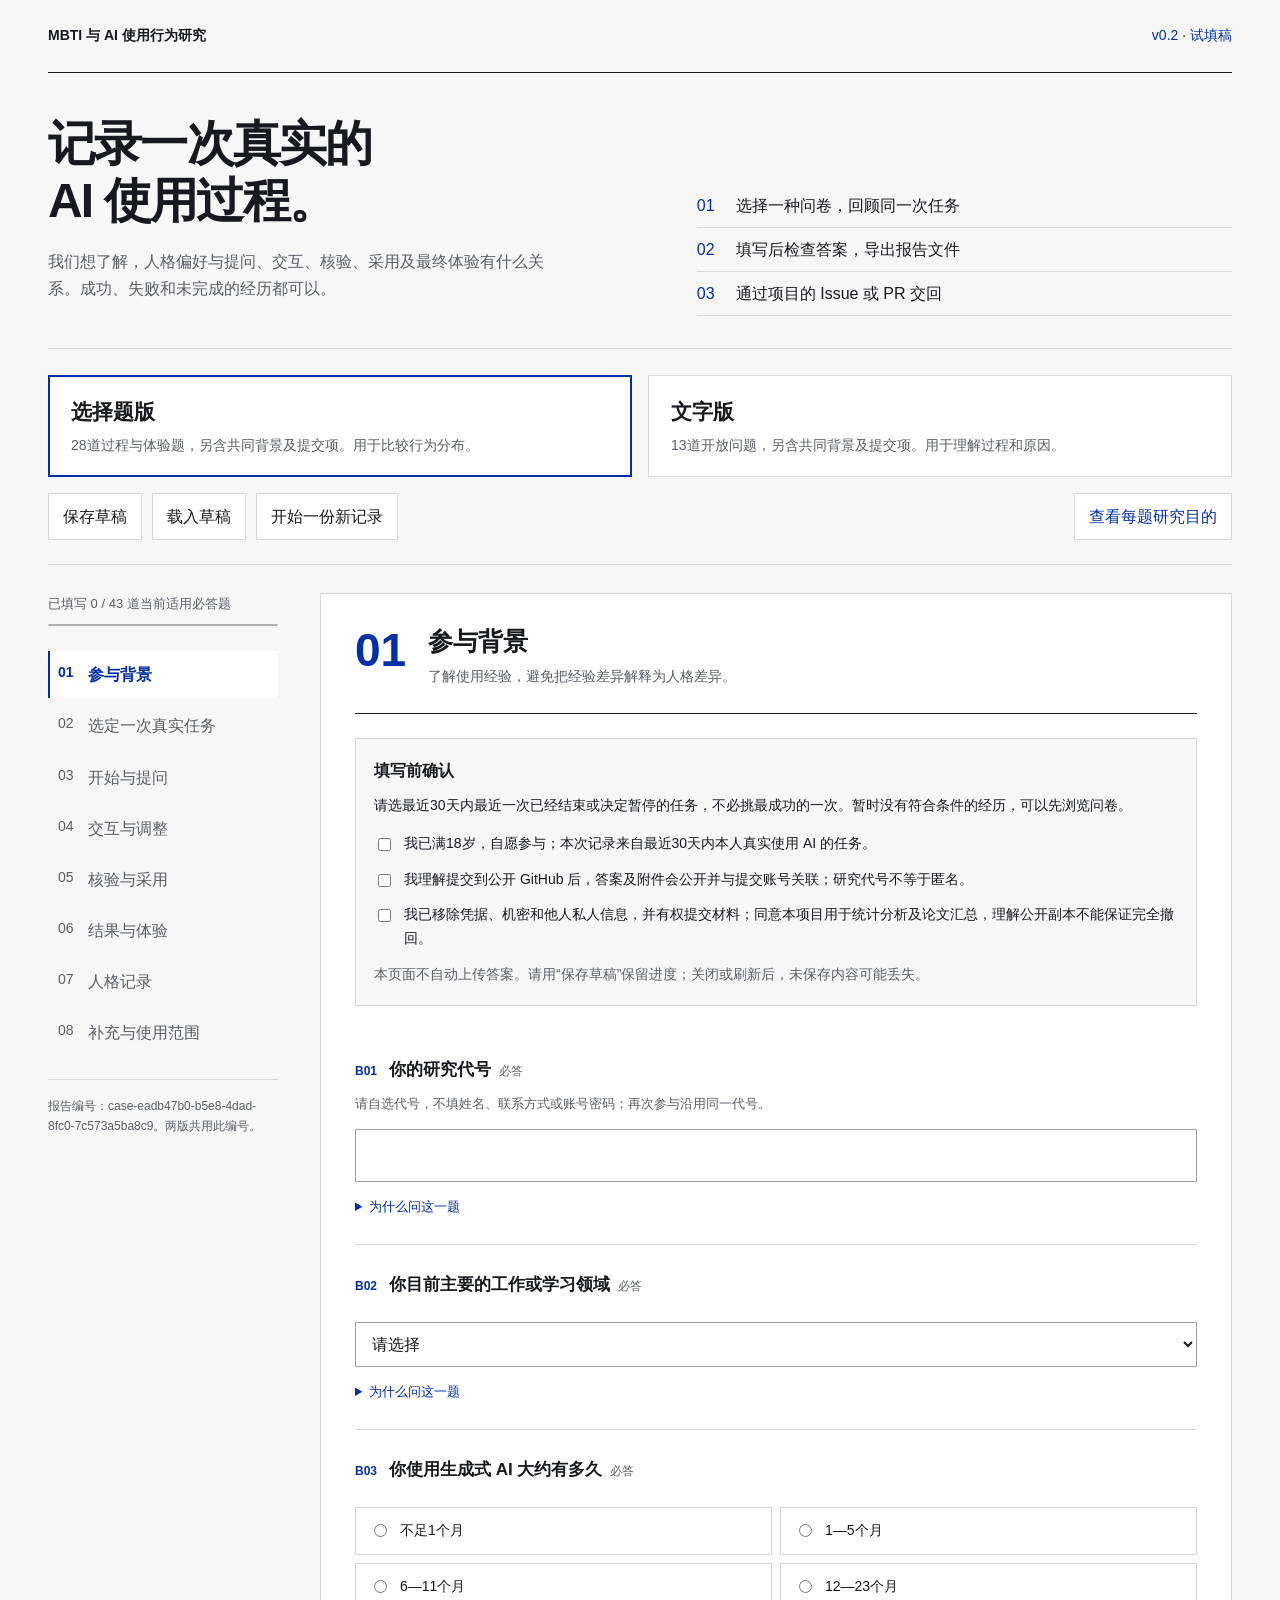
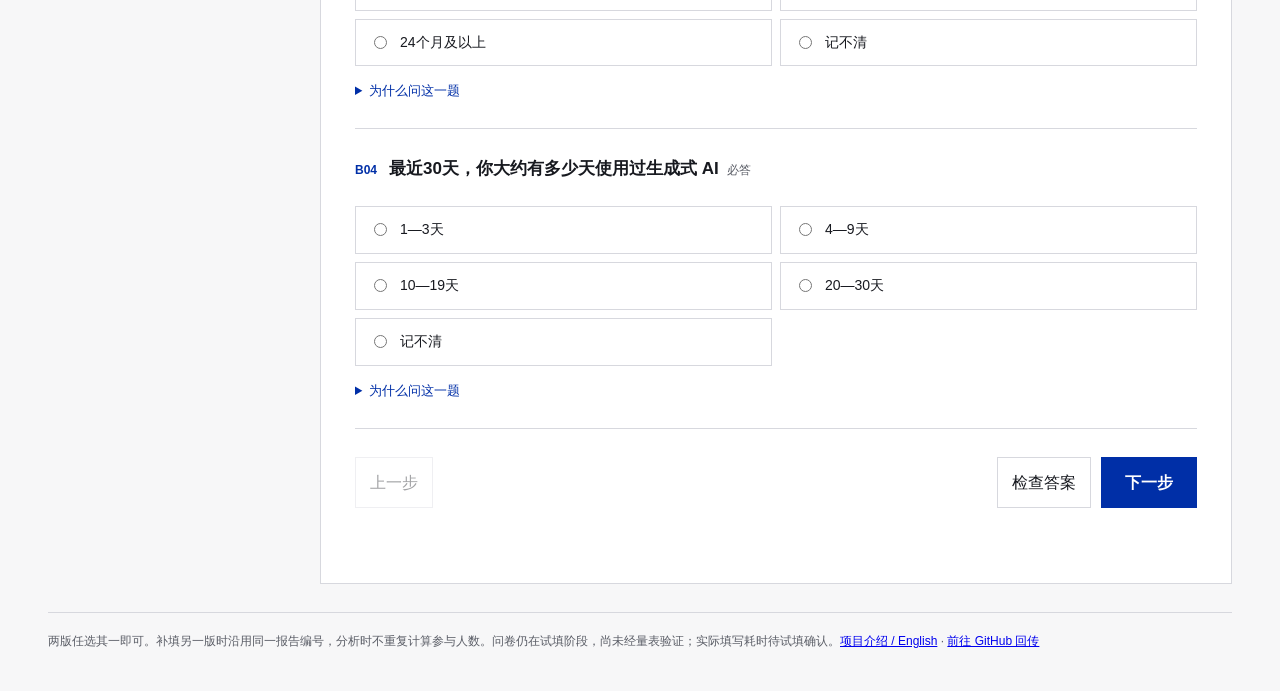
<file: survey/v0.2/index.html>
<!doctype html>
<html lang="zh-CN">
<head>
<meta charset="utf-8">
<meta name="viewport" content="width=device-width,initial-scale=1">
<meta http-equiv="Content-Security-Policy" content="default-src 'none'; script-src 'unsafe-inline'; style-src 'unsafe-inline'; connect-src 'none'; img-src data:; base-uri 'none'; form-action 'none'">
<title>MBTI 与 AI 使用行为研究 · 问卷试填</title>
<style>
:root{--bg:#F7F7F8;--paper:#FFFFFF;--blue:#002FA7;--ink:#17191f;--muted:#5a5d66;--line:#d7d8de;--font:'Helvetica Neue',Helvetica,Arial,'Microsoft YaHei',sans-serif}
*{box-sizing:border-box}body{margin:0;background:var(--bg);color:var(--ink);font:16px/1.7 var(--font)}button,input,textarea,select{font:inherit}button{cursor:pointer}button:disabled{opacity:.4;cursor:default}button,input,textarea,select,summary{outline-offset:4px}button:focus-visible,input:focus-visible,textarea:focus-visible,select:focus-visible,summary:focus-visible{outline:2px solid var(--blue)}[hidden]{display:none!important}
.shell{max-width:1256px;margin:auto;padding:0 36px}.masthead{display:flex;justify-content:space-between;gap:20px;padding:24px 0;border-bottom:1px solid var(--ink);font-size:14px}.masthead strong{font-weight:700}.version{color:var(--blue)}.hero{display:grid;grid-template-columns:1.1fr 1fr;gap:60px;padding:42px 0 32px;border-bottom:1px solid var(--line)}h1{font-size:48px;letter-spacing:-1.8px;line-height:1.2;margin:0 0 18px;font-weight:600}p{margin:0 0 14px}.hero p{max-width:520px;color:var(--muted)}.route{margin:0;padding:0;list-style:none;counter-reset:route;align-self:end}.route li{display:flex;gap:14px;padding:8px 0;border-bottom:1px solid var(--line)}.route li:before{counter-increment:route;content:'0' counter(route);color:var(--blue);font-variant-numeric:tabular-nums;min-width:25px}.mode-row{display:grid;grid-template-columns:1fr 1fr;gap:16px;margin:26px 0 16px}.mode{background:var(--paper);border:1px solid var(--line);padding:18px 22px;text-align:left;color:var(--ink)}.mode[aria-pressed=true]{border:2px solid var(--blue);padding:17px 21px}.mode strong{display:block;font-size:21px;margin-bottom:4px}.mode small{display:block;font-size:14px;color:var(--muted)}.tools{display:flex;align-items:center;flex-wrap:wrap;gap:10px;padding-bottom:24px;border-bottom:1px solid var(--line)}button.secondary{border:1px solid var(--line);background:var(--paper);color:var(--ink);padding:9px 14px}button.primary{background:var(--blue);border:1px solid var(--blue);color:white;padding:11px 23px;font-weight:600}.tools .purpose-switch{margin-left:auto;color:var(--blue)}.workspace{display:grid;grid-template-columns:230px minmax(0,1fr);gap:42px;align-items:start;padding-top:28px}.sidebar{position:sticky;top:24px}.progress-caption{font-size:13px;color:var(--muted);margin-bottom:8px}progress{width:100%;height:4px;accent-color:var(--blue);display:block;margin-bottom:24px}nav{display:grid;gap:4px}nav button{padding:10px 8px;text-align:left;background:none;border:0;border-left:2px solid transparent;color:var(--muted);display:flex;gap:14px}nav button[aria-current=step]{color:var(--blue);border-left-color:var(--blue);background:var(--paper);font-weight:700}nav span{font-variant-numeric:tabular-nums;font-size:14px}.status-box{font-size:12px;color:var(--muted);border-top:1px solid var(--line);padding-top:16px;margin-top:22px;overflow-wrap:anywhere}.panel{min-width:0;background:var(--paper);border:1px solid var(--line);padding:30px 34px}.section-heading{display:flex;gap:22px;padding-bottom:24px;border-bottom:1px solid var(--ink)}.section-number{font-size:46px;color:var(--blue);font-weight:600;line-height:1.15;font-variant-numeric:tabular-nums}.section-heading h2{font-size:25px;margin:0 0 6px;line-height:1.4}.section-heading p{color:var(--muted);font-size:14px;margin:0}.entry{margin:24px 0;padding:18px;border:1px solid var(--line);background:var(--bg);font-size:14px}.entry h3{margin:0 0 10px;font-size:16px}.entry label{display:flex;gap:10px;margin:12px 0}.entry input{align-self:flex-start;margin-top:6px;accent-color:var(--blue)}.entry p:last-child{margin:12px 0 0;color:var(--muted)}fieldset{border:0;border-bottom:1px solid var(--line);padding:26px 0;margin:0;min-width:0}legend{padding:0;float:left;width:100%;font-size:17px;font-weight:600;margin-bottom:8px}legend+*{clear:both}.qid{font-size:12px;color:var(--blue);font-variant-numeric:tabular-nums;margin-right:12px}.optional{font-size:12px;color:var(--muted);font-weight:400;margin-left:8px}.hint{font-size:13px;color:var(--muted);margin:0 0 14px}.options{display:grid;grid-template-columns:1fr 1fr;gap:8px}.option{display:flex;gap:10px;align-items:start;cursor:pointer;border:1px solid var(--line);padding:11px 13px;font-size:14px;min-width:0}.option:has(input:checked){border-color:var(--blue);background:var(--bg)}.option input{accent-color:var(--blue);margin-top:5px;flex-shrink:0}input[type=text],textarea,select{display:block;width:100%;padding:12px;border:1px solid #9d9fa7;background:var(--paper);color:var(--ink);border-radius:0}textarea{min-height:140px;resize:vertical;line-height:1.7}details{margin-top:14px;font-size:13px;color:var(--muted)}summary{cursor:pointer;color:var(--blue);width:fit-content}details p{margin:8px 0 0;border-left:2px solid var(--blue);padding-left:12px}fieldset.invalid{border-left:3px solid var(--blue);padding-left:14px}.step-actions{display:flex;justify-content:space-between;gap:12px;margin-top:28px}.step-actions .right{display:flex;gap:10px}.notice{padding:12px 0;color:var(--blue);font-size:14px;min-height:45px;white-space:pre-line}.footnote{color:var(--muted);font-size:12px;margin:28px 0 40px;border-top:1px solid var(--line);padding-top:18px}dialog{border:1px solid var(--ink);width:min(900px,94vw);max-height:88vh;padding:30px;color:var(--ink);background:var(--paper)}dialog::backdrop{background:#17191f66}.dialog-head{display:flex;justify-content:space-between;gap:20px;align-items:start}dialog h2{margin:0 0 12px;font-size:25px}dialog p,dialog ol{font-size:14px}#preview-text{white-space:pre-wrap;overflow-wrap:anywhere;background:var(--bg);border:1px solid var(--line);padding:18px;max-height:38vh;overflow:auto;font-family:var(--font);font-size:13px;user-select:text}.export-actions{display:flex;flex-wrap:wrap;gap:10px;margin:20px 0}.dialog-note{color:var(--muted)}.inline-error{color:var(--blue);font-size:13px;margin:8px 0 0}noscript{display:block;padding:24px;color:var(--ink)}
@media(max-width:900px){.shell{padding:0 24px}.workspace{grid-template-columns:180px minmax(0,1fr);gap:24px}.panel{padding:24px}.hero{gap:30px}h1{font-size:40px}.options{grid-template-columns:1fr}}
@media(max-width:680px){.shell{padding:0 16px}.masthead{font-size:12px;padding:18px 0}.hero{grid-template-columns:1fr;gap:20px;padding:28px 0}h1{font-size:36px;letter-spacing:-1px}.hero p{font-size:14px}.route{font-size:13px}.mode-row{gap:10px;margin-top:20px}.mode{padding:12px}.mode[aria-pressed=true]{padding:11px}.mode strong{font-size:18px}.mode small{font-size:12px}.tools{gap:8px}.tools .purpose-switch{margin-left:0}.tools button.secondary{font-size:12px;padding:8px 10px}.workspace{display:block;padding-top:18px}.sidebar{position:static;margin-bottom:20px}.sidebar nav{display:flex;overflow-x:auto;padding:0 0 8px}.sidebar nav button{white-space:nowrap;gap:8px;font-size:13px}.sidebar progress{margin-bottom:12px}.status-box{margin-top:8px;padding-top:8px}.panel{padding:20px 18px}.section-heading{gap:14px}.section-number{font-size:36px}.section-heading h2{font-size:22px}legend{font-size:16px}.step-actions{flex-wrap:wrap}.step-actions .right{margin-left:auto}button.primary{padding:10px 15px}.footnote{margin-top:20px}dialog{padding:20px}.export-actions button{flex:1}.entry{padding:14px}.entry label{font-size:13px}}
</style>
</head>
<body>
<div class="shell">
  <header class="masthead"><strong>MBTI 与 AI 使用行为研究</strong><span class="version">v0.2 · 试填稿</span></header>
  <section class="hero">
    <div><h1>记录一次真实的<br>AI 使用过程。</h1><p>我们想了解，人格偏好与提问、交互、核验、采用及最终体验有什么关系。成功、失败和未完成的经历都可以。</p></div>
    <ol class="route"><li>选择一种问卷，回顾同一次任务</li><li>填写后检查答案，导出报告文件</li><li>通过项目的 Issue 或 PR 交回</li></ol>
  </section>
  <div class="mode-row" aria-label="选择问卷版本">
    <button class="mode" data-mode="choice" aria-pressed="true"><strong>选择题版</strong><small>28道过程与体验题，另含共同背景及提交项。用于比较行为分布。</small></button>
    <button class="mode" data-mode="text" aria-pressed="false"><strong>文字版</strong><small>13道开放问题，另含共同背景及提交项。用于理解过程和原因。</small></button>
  </div>
  <div class="tools">
    <button class="secondary" id="save-draft">保存草稿</button><button class="secondary" id="load-draft">载入草稿</button><input type="file" id="draft-file" accept=".json,application/json" hidden>
    <button class="secondary" id="reset">开始一份新记录</button><button class="secondary purpose-switch" id="purpose-switch" aria-pressed="false">查看每题研究目的</button>
  </div>
  <div class="workspace">
    <aside class="sidebar"><div id="progress-caption" class="progress-caption"></div><progress id="progress" value="0" max="1" aria-label="必答题完成进度"></progress><nav id="steps" aria-label="问卷步骤"></nav><div class="status-box" id="record-info"></div></aside>
    <main class="panel" id="main-panel">
      <div class="section-heading"><span class="section-number" id="step-number"></span><div><h2 id="step-title" tabindex="-1"></h2><p id="step-intro"></p></div></div>
      <section class="entry" id="entry"><h3>填写前确认</h3><p>请选最近30天内最近一次已经结束或决定暂停的任务，不必挑最成功的一次。暂时没有符合条件的经历，可以先浏览问卷。</p><div id="consents"></div><p>本页面不自动上传答案。请用“保存草稿”保留进度；关闭或刷新后，未保存内容可能丢失。</p></section>
      <form id="questions" novalidate></form>
      <div class="step-actions"><button class="secondary" id="previous">上一步</button><div class="right"><button class="secondary" id="review">检查答案</button><button class="primary" id="next">下一步</button></div></div>
      <div class="notice" id="notice" role="status" aria-live="polite"></div>
    </main>
  </div>
  <footer class="footnote">两版任选其一即可。补填另一版时沿用同一报告编号，分析时不重复计算参与人数。问卷仍在试填阶段，尚未经量表验证；实际填写耗时待试填确认。<a href="https://lawyer112.github.io/mbti-ai-open-study/">项目介绍 / English</a> · <a href="https://github.com/lawyer112/mbti-ai-open-study/issues/new?template=01-legacy-v02.yml" target="_blank" rel="noopener noreferrer">前往 GitHub 回传</a></footer>
</div>
<dialog id="review-dialog" aria-labelledby="review-title">
  <div class="dialog-head"><h2 id="review-title">检查与导出</h2><button class="secondary" id="close-review">返回填写</button></div>
  <p id="review-status"></p><pre id="preview-text"></pre>
  <div class="export-actions"><button class="primary" id="export-json">导出数据文件</button><button class="secondary" id="export-md">导出可读报告</button><button class="secondary" id="copy-report">复制报告文字</button></div>
  <p id="export-status" role="status" aria-live="polite"></p>
  <ol><li>检查上面的内容，删除不应公开的信息；如需修改，返回对应题目。</li><li>导出 JSON 数据文件与 Markdown 可读报告。</li><li><a href="https://github.com/lawyer112/mbti-ai-open-study/issues/new?template=01-legacy-v02.yml" target="_blank" rel="noopener noreferrer">打开“个人问卷回传”Issue</a>，附上文件；也可通过 PR 提交。导出本身不会完成投稿。</li></ol>
  <p class="dialog-note">只导出当前问卷和共同信息。切换另一版会保留已填写内容；要保存两版进度，请使用“保存草稿”。公开 Issue、PR 及附件会与 GitHub 账号关联。</p>
</dialog>
<noscript>此 HTML 需要浏览器启用 JavaScript 才能填写。也可使用仓库里的 choice-questionnaire.md 或 text-questionnaire.md。</noscript>
<script id="questionnaire-data" type="application/json">{"version": "0.2", "title": "MBTI 与 AI 使用行为研究", "groups": [{"id": "background", "title": "参与背景", "intro": "了解使用经验，避免把经验差异解释为人格差异。", "items": [{"id": "B01", "title": "你的研究代号", "kind": "short", "purpose": "识别同一参与者的多次记录，避免把记录数当成人数。", "required": true, "hint": "请自选代号，不填姓名、联系方式或账号密码；再次参与沿用同一代号。"}, {"id": "B02", "title": "你目前主要的工作或学习领域", "kind": "select", "purpose": "描述样本构成，并在分析中区分领域差异。", "required": true, "hint": "", "options": [{"value": "1", "label": "技术与工程"}, {"value": "2", "label": "教育与研究"}, {"value": "3", "label": "商业与管理"}, {"value": "4", "label": "设计、内容与传媒"}, {"value": "5", "label": "医疗与健康"}, {"value": "6", "label": "公共服务"}, {"value": "7", "label": "其他领域"}, {"value": "8", "label": "暂未确定或不愿回答"}]}, {"id": "B03", "title": "你使用生成式 AI 大约有多久", "kind": "radio", "purpose": "记录 AI 经验，避免把熟练程度误归因于人格。", "required": true, "hint": "", "options": [{"value": "1", "label": "不足1个月"}, {"value": "2", "label": "1—5个月"}, {"value": "3", "label": "6—11个月"}, {"value": "4", "label": "12—23个月"}, {"value": "5", "label": "24个月及以上"}, {"value": "6", "label": "记不清"}]}, {"id": "B04", "title": "最近30天，你大约有多少天使用过生成式 AI", "kind": "radio", "purpose": "记录近期使用频率，与累计使用时间分别分析。", "required": true, "hint": "", "options": [{"value": "1", "label": "1—3天"}, {"value": "2", "label": "4—9天"}, {"value": "3", "label": "10—19天"}, {"value": "4", "label": "20—30天"}, {"value": "5", "label": "记不清"}]}], "mode": "shared"}, {"id": "task", "title": "选定一次真实任务", "intro": "后面的答案始终围绕同一次任务，包括未完成或中途停止的任务。", "items": [{"id": "B05", "title": "这次任务发生在哪一天", "kind": "short", "purpose": "记录任务时间，识别不同模型时期及回忆间隔。", "required": true, "hint": "填写 YYYY-MM-DD；具体日期记不清可填大致年月或“不清楚”。"}, {"id": "B06", "title": "你现在距离这次任务结束或暂停有多久", "kind": "radio", "purpose": "区分同期记录与事后回忆，评估回忆误差。", "required": true, "hint": "", "options": [{"value": "1", "label": "任务刚结束或暂停，不超过24小时"}, {"value": "2", "label": "2—7天"}, {"value": "3", "label": "8—30天"}, {"value": "4", "label": "记不清"}]}, {"id": "B07", "title": "这次任务主要属于哪一类", "kind": "select", "purpose": "按任务类型比较使用行为，避免不同任务混在一起。", "required": true, "hint": "", "options": [{"value": "1", "label": "写作与编辑"}, {"value": "2", "label": "编程与技术问题"}, {"value": "3", "label": "学习与理解知识"}, {"value": "4", "label": "资料搜索或分析"}, {"value": "5", "label": "计划与决策"}, {"value": "6", "label": "视觉或其他创作"}, {"value": "7", "label": "其他"}]}, {"id": "B08", "title": "这次任务要完成什么", "kind": "long", "purpose": "为行为记录提供具体语境，供核对任务是否可比较。", "required": true, "hint": "用1—3句话说明目标；不要填写客户姓名、内部项目或其他敏感细节。"}, {"id": "B09", "title": "使用 AI 之前，你对这类任务有多熟悉", "kind": "radio", "purpose": "记录领域熟悉度；熟悉任务与熟悉 AI 是两个不同条件。", "required": true, "hint": "", "options": [{"value": "1", "label": "1 完全陌生"}, {"value": "2", "label": "2 不太熟悉"}, {"value": "3", "label": "3 一般"}, {"value": "4", "label": "4 比较熟悉"}, {"value": "5", "label": "5 非常熟悉"}, {"value": "6", "label": "无法判断"}]}, {"id": "B10", "title": "使用了什么 AI 服务和模型", "kind": "short", "purpose": "记录工具条件，避免将模型能力差异解释为人格差异。", "required": true, "hint": "填写界面可见名称；多个模型请依次写出。看不到版本就填版本不清楚。"}, {"id": "B11", "title": "这次实际用到了哪些功能", "kind": "multi", "purpose": "记录联网、文件和工具能力，支持按工具条件分层。", "required": true, "hint": "可多选；选“不清楚”时不能同时选择其他项。", "exclusive": ["8"], "options": [{"value": "1", "label": "文本对话"}, {"value": "2", "label": "联网搜索"}, {"value": "3", "label": "阅读文件或图像"}, {"value": "4", "label": "执行代码或其他工具"}, {"value": "5", "label": "由 AI 连续执行多个步骤"}, {"value": "6", "label": "语音交互"}, {"value": "7", "label": "其他功能"}, {"value": "8", "label": "不清楚"}]}, {"id": "B12", "title": "如果这次结果出错，对你的影响有多大", "kind": "radio", "purpose": "记录任务后果，帮助解释核验与采用行为。", "required": true, "hint": "", "options": [{"value": "1", "label": "影响很小，容易重做"}, {"value": "2", "label": "会造成一定返工或损失"}, {"value": "3", "label": "可能产生较严重的后果"}, {"value": "4", "label": "无法判断"}]}], "mode": "shared"}, {"id": "choice_start", "title": "开始与提问", "intro": "记录当时实际采取的做法，没有标准答案。", "items": [{"id": "C01", "title": "这次使用 AI 最主要是为了什么", "kind": "radio", "purpose": "比较使用动机；动机本身不代表能力高低。", "required": true, "hint": "如果有多个原因，选择最主要的一个。", "options": [{"value": "1", "label": "获得初稿或初步方案"}, {"value": "2", "label": "解决一个具体问题"}, {"value": "3", "label": "学习或理解内容"}, {"value": "4", "label": "减少重复劳动"}, {"value": "5", "label": "探索新的思路"}, {"value": "6", "label": "其他原因"}, {"value": "7", "label": "记不清"}]}, {"id": "C02", "title": "开始使用 AI 前，你自己的方案有多明确", "kind": "radio", "purpose": "判断 AI 介入发生在构思前还是已有方案之后。", "required": true, "hint": "", "options": [{"value": "1", "label": "已有明确方案"}, {"value": "2", "label": "有大致方向"}, {"value": "3", "label": "尚无方案"}, {"value": "4", "label": "记不清"}]}, {"id": "C03", "title": "这次任务的步骤主要如何确定", "kind": "radio", "purpose": "比较任务规划由人主导、AI建议或双方共同形成的方式。", "required": true, "hint": "", "options": [{"value": "1", "label": "主要由我先安排步骤"}, {"value": "2", "label": "主要由 AI 提议步骤，再由我决定"}, {"value": "3", "label": "双方反复调整形成"}, {"value": "4", "label": "任务很简单，没有分步骤"}, {"value": "5", "label": "记不清"}]}, {"id": "C04", "title": "第一次输入中，你是否写明要 AI 完成什么", "kind": "radio", "purpose": "记录目标信息是否出现；自报与可核对原文分开标记。", "required": true, "hint": "", "options": [{"value": "1", "label": "有"}, {"value": "2", "label": "没有"}, {"value": "3", "label": "记不清"}]}, {"id": "C05", "title": "第一次输入中，你是否提供了相关背景或材料", "kind": "radio", "purpose": "记录上下文提供情况，不把背景越多直接等同于效果越好。", "required": true, "hint": "", "options": [{"value": "1", "label": "有"}, {"value": "2", "label": "没有"}, {"value": "3", "label": "记不清"}]}, {"id": "C06", "title": "第一次输入中，你是否指定了输出形式", "kind": "radio", "purpose": "记录格式约束，例如表格、步骤、代码或篇幅。", "required": true, "hint": "", "options": [{"value": "1", "label": "有"}, {"value": "2", "label": "没有"}, {"value": "3", "label": "记不清"}]}, {"id": "C07", "title": "第一次输入中，你是否说明怎样算完成或达标", "kind": "radio", "purpose": "记录成功标准是否明确，供后续过程比较。", "required": true, "hint": "", "options": [{"value": "1", "label": "有"}, {"value": "2", "label": "没有"}, {"value": "3", "label": "记不清"}]}, {"id": "C08", "title": "你的第一次请求最接近哪种形式", "kind": "radio", "purpose": "区分直接交办、分步推进与开放探索等启动方式。", "required": true, "hint": "", "options": [{"value": "1", "label": "直接要求完成整个任务"}, {"value": "2", "label": "先要求完成其中一个部分"}, {"value": "3", "label": "先讨论思路或可能性"}, {"value": "4", "label": "先让 AI 澄清需求或向我提问"}, {"value": "5", "label": "其他形式"}, {"value": "6", "label": "记不清"}]}], "mode": "choice"}, {"id": "choice_interaction", "title": "交互与调整", "intro": "回顾追问、改变方向和遇到困难时的处理。", "items": [{"id": "C09", "title": "你在这次任务中向 AI 发了多少条消息", "kind": "radio", "purpose": "以用户消息数近似描述交互深度；不视作效率或质量分数。", "required": true, "hint": "计算同一任务涉及的对话，不计算 AI 发出的消息。可以按记录估计区间。", "options": [{"value": "1", "label": "1条"}, {"value": "2", "label": "2—3条"}, {"value": "3", "label": "4—6条"}, {"value": "4", "label": "7—10条"}, {"value": "5", "label": "11条及以上"}, {"value": "6", "label": "记不清"}]}, {"id": "C10", "title": "后续交互中，你做过哪些调整", "kind": "multi", "purpose": "识别不同迭代策略，多种行为可以同时发生。", "required": true, "hint": "", "exclusive": ["7", "8"], "options": [{"value": "1", "label": "补充背景或材料"}, {"value": "2", "label": "修改要求或限制"}, {"value": "3", "label": "要求解释或举例"}, {"value": "4", "label": "指出并纠正错误"}, {"value": "5", "label": "要求其他方案"}, {"value": "6", "label": "切换模型或工具"}, {"value": "7", "label": "没有做这些调整"}, {"value": "8", "label": "记不清"}]}, {"id": "C11", "title": "过程中，你是否改变了原来的任务目标", "kind": "radio", "purpose": "记录目标变化，避免把目标改变后的产出当成原目标的完成。", "required": true, "hint": "", "options": [{"value": "1", "label": "没有改变"}, {"value": "2", "label": "只调整了局部目标"}, {"value": "3", "label": "改变了主要目标"}, {"value": "4", "label": "开始时没有明确目标"}, {"value": "5", "label": "记不清"}]}, {"id": "C12", "title": "当 AI 提出你原先没有想到的方向时，你如何处理", "kind": "radio", "purpose": "观察对 AI 主动建议的接纳方式。", "required": true, "hint": "", "options": [{"value": "1", "label": "本次没有遇到这种情况"}, {"value": "2", "label": "没有采用"}, {"value": "3", "label": "采用了其中一部分"}, {"value": "4", "label": "基本沿用了新方向"}, {"value": "5", "label": "记不清"}]}, {"id": "C13", "title": "如果一度无法推进，你主要如何处理", "kind": "radio", "purpose": "记录受阻后的策略，而非仅统计成功经历。", "required": true, "hint": "", "options": [{"value": "1", "label": "本次没有卡住"}, {"value": "2", "label": "改写或补充提示后继续"}, {"value": "3", "label": "换模型或工具继续"}, {"value": "4", "label": "请其他人帮助"}, {"value": "5", "label": "改为自己完成"}, {"value": "6", "label": "暂停或放弃任务"}, {"value": "7", "label": "其他处理"}, {"value": "8", "label": "记不清"}]}], "mode": "choice"}, {"id": "choice_judgment", "title": "核验与采用", "intro": "如实记录即可，未核验也是有效答案。", "items": [{"id": "C14", "title": "你用哪些方式检查过 AI 的回答", "kind": "multi", "purpose": "区分未核验、凭印象、同模型确认、独立来源及实际检验。", "required": true, "hint": "", "exclusive": ["1", "8"], "options": [{"value": "1", "label": "没有核验"}, {"value": "2", "label": "凭已有知识或印象检查"}, {"value": "3", "label": "让同一个 AI 再确认"}, {"value": "4", "label": "查阅独立资料或原始来源"}, {"value": "5", "label": "实际计算、运行或测试"}, {"value": "6", "label": "请其他人核查"}, {"value": "7", "label": "其他方式"}, {"value": "8", "label": "记不清"}]}, {"id": "C15", "title": "你是否发现回答中存在错误", "kind": "radio", "purpose": "记录错误的发现情况；没有发现不等于回答正确。", "required": true, "hint": "", "options": [{"value": "1", "label": "发现了错误"}, {"value": "2", "label": "检查过，但没有发现错误"}, {"value": "3", "label": "没有检查，不能判断"}, {"value": "4", "label": "记不清"}]}, {"id": "C16", "title": "发现错误后，你最主要采取了什么行动", "kind": "radio", "purpose": "研究错误后的修复行为，区分信任受挫后的不同反应。", "required": true, "hint": "", "show_if": {"id": "C15", "equals": "1"}, "options": [{"value": "1", "label": "指出错误，让 AI 修改"}, {"value": "2", "label": "自己修改结果"}, {"value": "3", "label": "换模型或工具重新做"}, {"value": "4", "label": "请他人协助"}, {"value": "5", "label": "停止使用该结果"}, {"value": "6", "label": "仍然使用原结果"}, {"value": "7", "label": "其他处理"}, {"value": "8", "label": "记不清"}]}, {"id": "C17", "title": "你最终怎样使用 AI 给出的内容", "kind": "radio", "purpose": "记录产出采用方式，与信任和完成状态分别分析。", "required": true, "hint": "", "options": [{"value": "1", "label": "直接采用"}, {"value": "2", "label": "小幅修改后采用"}, {"value": "3", "label": "较大修改后采用"}, {"value": "4", "label": "仅作参考"}, {"value": "5", "label": "未采用"}, {"value": "6", "label": "无法判断"}]}], "mode": "choice"}, {"id": "choice_result", "title": "结果与体验", "intro": "实际结果与个人感受分开记录，不换算为人格排名。", "items": [{"id": "C18", "title": "这次任务最终完成到什么程度", "kind": "radio", "purpose": "描述完成状态；同类任务才能进一步比较绩效。", "required": true, "hint": "", "options": [{"value": "1", "label": "完成"}, {"value": "2", "label": "部分完成"}, {"value": "3", "label": "未完成"}, {"value": "4", "label": "无法判断"}]}, {"id": "C19", "title": "从开始处理到本次结束或暂停，实际投入了多少时间", "kind": "radio", "purpose": "记录人实际投入的时间区间，而非假设不用 AI 会花多久。", "required": true, "hint": "包含与 AI 交互、核验和修改时间；不含离开任务的时间。", "options": [{"value": "1", "label": "不足5分钟"}, {"value": "2", "label": "5—14分钟"}, {"value": "3", "label": "15—29分钟"}, {"value": "4", "label": "30—59分钟"}, {"value": "5", "label": "60—119分钟"}, {"value": "6", "label": "120分钟及以上"}, {"value": "7", "label": "不清楚"}]}, {"id": "C20", "title": "上一个时间答案主要依据什么", "kind": "radio", "purpose": "区分计时记录与回忆估计，避免精度混用。", "required": true, "hint": "", "show_if": {"id": "C19", "not_equals": "7"}, "options": [{"value": "1", "label": "计时器或日志等记录"}, {"value": "2", "label": "事后估计"}, {"value": "3", "label": "两者结合"}]}, {"id": "C21", "title": "凭你的感受，AI 对这次所需工作量有什么影响", "kind": "radio", "purpose": "记录主观工作量变化；不能代替有无 AI 对照实验。", "required": true, "hint": "", "options": [{"value": "1", "label": "增加很多"}, {"value": "2", "label": "增加一些"}, {"value": "3", "label": "没有明显变化"}, {"value": "4", "label": "减少一些"}, {"value": "5", "label": "减少很多"}, {"value": "6", "label": "无法判断"}]}, {"id": "C22", "title": "整体上，AI 对完成这次任务有什么帮助", "kind": "radio", "purpose": "测量本次自评帮助程度，同时允许负面体验。", "required": true, "hint": "", "options": [{"value": "1", "label": "明显妨碍"}, {"value": "2", "label": "有些妨碍"}, {"value": "3", "label": "没有明显影响"}, {"value": "4", "label": "有些帮助"}, {"value": "5", "label": "帮助很大"}, {"value": "6", "label": "无法判断"}]}, {"id": "C23", "title": "结束时，你对 AI 最终给出的内容有多信任", "kind": "radio", "purpose": "记录主观信任，与核验及采用行为交叉分析，不等同于正确率。", "required": true, "hint": "", "options": [{"value": "1", "label": "1 完全不信任"}, {"value": "2", "label": "2 比较不信任"}, {"value": "3", "label": "3 一般"}, {"value": "4", "label": "4 比较信任"}, {"value": "5", "label": "5 非常信任"}, {"value": "6", "label": "无法判断"}]}, {"id": "C24", "title": "过程中，你对任务方向有多大控制感", "kind": "radio", "purpose": "记录主观控制感，与任务步骤和目标变化分别比较。", "required": true, "hint": "", "options": [{"value": "1", "label": "1 几乎没有控制感"}, {"value": "2", "label": "2 控制感较少"}, {"value": "3", "label": "3 一般"}, {"value": "4", "label": "4 控制感较强"}, {"value": "5", "label": "5 控制感很强"}, {"value": "6", "label": "无法判断"}]}, {"id": "C25", "title": "这次与 AI 交互时，你有多强的挫败感", "kind": "radio", "purpose": "记录交互成本与负面感受，避免只收集收益。", "required": true, "hint": "", "options": [{"value": "1", "label": "1 没有"}, {"value": "2", "label": "2 较轻"}, {"value": "3", "label": "3 中等"}, {"value": "4", "label": "4 较强"}, {"value": "5", "label": "5 很强"}, {"value": "6", "label": "无法判断"}]}, {"id": "C26", "title": "这次使用 AI 后，你对相关内容的理解有什么变化", "kind": "radio", "purpose": "记录自评学习结果，不视作独立知识测验。", "required": true, "hint": "", "options": [{"value": "1", "label": "更混乱了"}, {"value": "2", "label": "没有明显变化"}, {"value": "3", "label": "理解了一些新内容"}, {"value": "4", "label": "理解加深很多"}, {"value": "5", "label": "本次任务不涉及学习"}, {"value": "6", "label": "无法判断"}]}, {"id": "C27", "title": "下次遇到类似任务，你是否愿意再次使用 AI", "kind": "radio", "purpose": "记录未来使用意愿，与当次满意或绩效区分。", "required": true, "hint": "", "options": [{"value": "1", "label": "肯定不愿意"}, {"value": "2", "label": "可能不愿意"}, {"value": "3", "label": "不确定"}, {"value": "4", "label": "可能愿意"}, {"value": "5", "label": "肯定愿意"}]}, {"id": "C28", "title": "本报告可以提供哪类脱敏材料", "kind": "multi", "purpose": "标记可核对程度，不把有附件作为所有记录的纳入门槛。", "required": true, "hint": "这里只记录材料类型，附件在提交 GitHub 时由你自行选择上传。", "exclusive": ["5", "6"], "options": [{"value": "1", "label": "提示词或对话摘录"}, {"value": "2", "label": "截图"}, {"value": "3", "label": "最终成果"}, {"value": "4", "label": "测试或运行记录"}, {"value": "5", "label": "仅有文字回忆"}, {"value": "6", "label": "暂不提供材料"}]}], "mode": "choice"}, {"id": "text_start", "title": "任务如何开始", "intro": "写具体经历即可，不要求论文式表述。", "items": [{"id": "T01", "title": "当时为什么决定使用 AI", "kind": "long", "purpose": "解释使用动机与选择 AI 的情境，对应选择题 C01。", "required": true, "hint": "写出当时最主要的考虑；不需要猜测你的 MBTI 为什么会这样。"}, {"id": "T02", "title": "使用前，你自己的方案是什么", "kind": "long", "purpose": "了解先有方案还是借助 AI 构思，以及步骤如何形成，对应 C02—C03。", "required": true, "hint": "当时没有方案也请直接写明；可以说明怎样判断任务算完成。"}, {"id": "T03", "title": "你的第一条提示词是什么", "kind": "long", "purpose": "从原始表达了解目标、背景、输出和成功标准，对应 C04—C08。", "required": true, "hint": "填写脱敏原话，或注明“事后摘要”。不能核对的摘要不作为原话编码。"}], "mode": "text"}, {"id": "text_process", "title": "交互怎样推进", "intro": "回顾关键转折，包括没有发生调整的情况。", "items": [{"id": "T04", "title": "第一轮回答之后，过程怎样继续", "kind": "long", "purpose": "重建迭代策略与顺序，解释 C09—C10 的行为类别。", "required": true, "hint": "描述2—3个关键步骤；如果只问了一次，请写只问了一次。可补充用户消息数及计数依据。"}, {"id": "T05", "title": "过程中任务方向是否改变", "kind": "long", "purpose": "了解目标变化和 AI 新建议如何被接受或拒绝，对应 C11—C12。", "required": true, "hint": "若改变，说明何时、由谁提出、为什么改变；没有改变就写没有。"}, {"id": "T06", "title": "过程中是否遇到难以推进的时刻", "kind": "long", "purpose": "了解受阻原因及应对方式，对应 C13 和 C25。", "required": true, "hint": "没有就写没有；有则说明当时发生什么，以及后来如何处理。"}], "mode": "text"}, {"id": "text_judgment", "title": "如何判断与采用", "intro": "说明判断依据，无须为经历补做核验。", "items": [{"id": "T07", "title": "你怎样判断 AI 的回答是否可用", "kind": "long", "purpose": "了解核验依据、来源与执行方法，对应 C14。", "required": true, "hint": "没有检查也可以如实写明；请区分“问 AI 再确认”与查资料、运行或测试。"}, {"id": "T08", "title": "你有没有发现错误，发现后怎样处理", "kind": "long", "purpose": "了解错误发现及修复过程，对应 C15—C16。", "required": true, "hint": "区分检查后未发现、未检查无法判断、确实发现错误三种情况。"}, {"id": "T09", "title": "最后保留或舍弃了哪些 AI 内容", "kind": "long", "purpose": "理解采用、修改或拒绝背后的理由，对应 C17。", "required": true, "hint": "说明最终如何使用内容；不要只写“好用”或“不好用”。"}], "mode": "text"}, {"id": "text_result", "title": "结果与个人体验", "intro": "写能确认的结果；无法判断的地方可以明确说明。", "items": [{"id": "T10", "title": "这次任务最终获得了什么结果", "kind": "long", "purpose": "记录完成程度、实际投入与证据，对应 C18—C22、C28。", "required": true, "hint": "说明是否完成、实际耗时及计时/估计依据；可写成果和不足，不把假设的无 AI 耗时当实测。"}, {"id": "T11", "title": "在这次过程中，你自己的思考起了什么作用", "kind": "long", "purpose": "了解思考、判断和控制的分工，解释信任与控制感，对应 C03、C23—C24。", "required": true, "hint": "可以写哪些决定由自己作出，哪些交给 AI，以及依据。没有变化也可以写。"}, {"id": "T12", "title": "这次使用 AI 对你的理解或学习有什么影响", "kind": "long", "purpose": "探索理解加深、没有变化或产生困惑的具体原因，对应 C26。", "required": true, "hint": "可举一个具体例子；不涉及学习可直接写不适用。"}, {"id": "T13", "title": "下次遇到类似任务，你会怎样使用或不使用 AI", "kind": "long", "purpose": "解释未来使用意愿及经验迁移，对应 C27。", "required": true, "hint": "说明准备沿用或改变什么，以及理由。"}], "mode": "text"}, {"id": "personality", "title": "人格记录", "intro": "最后填写已知类型；本问卷不负责测定你的 MBTI。", "items": [{"id": "P01", "title": "你目前报告的 MBTI 类型", "kind": "select", "purpose": "将已报告的人格标签与行为记录关联；不从行为反推类型。", "required": true, "hint": "", "options": [{"value": "1", "label": "ISTJ"}, {"value": "2", "label": "ISFJ"}, {"value": "3", "label": "INFJ"}, {"value": "4", "label": "INTJ"}, {"value": "5", "label": "ISTP"}, {"value": "6", "label": "ISFP"}, {"value": "7", "label": "INFP"}, {"value": "8", "label": "INTP"}, {"value": "9", "label": "ESTP"}, {"value": "10", "label": "ESFP"}, {"value": "11", "label": "ENFP"}, {"value": "12", "label": "ENTP"}, {"value": "13", "label": "ESTJ"}, {"value": "14", "label": "ESFJ"}, {"value": "15", "label": "ENFJ"}, {"value": "16", "label": "ENTJ"}, {"value": "17", "label": "不确定"}]}, {"id": "P02", "title": "这个类型主要来自哪里", "kind": "radio", "purpose": "区分正式 MBTI、16Personalities、其他测试及自我判断，避免当作同一测量工具。", "required": true, "hint": "", "options": [{"value": "1", "label": "正式 MBTI 评估"}, {"value": "2", "label": "16Personalities"}, {"value": "3", "label": "其他在线测试"}, {"value": "4", "label": "自我判断"}, {"value": "5", "label": "不清楚"}]}, {"id": "P03", "title": "这个结果大约是什么时候得到的", "kind": "short", "purpose": "记录测量时间，识别旧结果及测量信息不足。", "required": false, "hint": "填写大致年月；自我判断或记不清可直接说明。"}, {"id": "P04", "title": "如果测过多次，类型结果是否一致", "kind": "radio", "purpose": "记录标签稳定性与不确定性，不强迫变化者固定一种类型。", "required": true, "hint": "", "options": [{"value": "1", "label": "多次结果相同"}, {"value": "2", "label": "多次结果不同"}, {"value": "3", "label": "只测过一次"}, {"value": "4", "label": "没有测试过"}, {"value": "5", "label": "记不清"}]}], "mode": "shared"}, {"id": "closing", "title": "补充与使用范围", "intro": "导出前会显示完整答案，便于再次检查。", "items": [{"id": "R01", "title": "还有哪些问题没有被这份问卷覆盖", "kind": "long", "purpose": "发现预设选项遗漏，作为下一版问卷改进依据。", "required": false, "hint": "选择了“其他”时也可在这里补充；不要填写个人隐私。"}, {"id": "R02", "title": "是否用 AI 整理了这份报告", "kind": "radio", "purpose": "记录叙述是否经过 AI 辅助，保留报告来源透明度。", "required": true, "hint": "", "options": [{"value": "1", "label": "未使用"}, {"value": "2", "label": "使用过"}]}, {"id": "R03", "title": "AI 具体帮助整理了哪些部分", "kind": "long", "purpose": "区分润色、摘要与内容生成；记录必须来自本人经历。", "required": true, "hint": "", "show_if": {"id": "R02", "equals": "2"}}, {"id": "R04", "title": "是否允许论文逐字引用本报告中的脱敏摘录", "kind": "radio", "purpose": "将统计汇总授权与逐字引用许可分开。", "required": true, "hint": "", "options": [{"value": "1", "label": "不允许，只用于统计与汇总"}, {"value": "2", "label": "允许逐字引用脱敏摘录"}]}, {"id": "R05", "title": "是否已经提交过同一次任务的报告", "kind": "short", "purpose": "连接补充和更正记录，避免 Issue、PR 或两版问卷重复计数。", "required": false, "hint": "有则粘贴链接或报告编号，没有可留空。"}], "mode": "shared"}], "consents": ["我已满18岁，自愿参与；本次记录来自最近30天内本人真实使用 AI 的任务。", "我理解提交到公开 GitHub 后，答案及附件会公开并与提交账号关联；研究代号不等于匿名。", "我已移除凭据、机密和他人私人信息，并有权提交材料；同意本项目用于统计分析及论文汇总，理解公开副本不能保证完全撤回。"]}</script>
<script>
'use strict';
const BANK=JSON.parse(document.getElementById('questionnaire-data').textContent);
const ITEMS=BANK.groups.flatMap(g=>g.items), BYID=Object.fromEntries(ITEMS.map(q=>[q.id,q]));
const $=id=>document.getElementById(id);
const esc=s=>String(s??'').replace(/[&<>"']/g,c=>({'&':'&amp;','<':'&lt;','>':'&gt;','"':'&quot;',"'":'&#39;'}[c]));
const newid=()=> 'case-'+(globalThis.crypto?.randomUUID?.() || Date.now().toString(36)+'-'+Math.random().toString(36).slice(2,12));
function fresh(){return {kind:'mbti-ai-draft',version:BANK.version,case_id:newid(),mode:'choice',step:0,answers:{},consents:[false,false,false],visited_modes:['choice'],purpose_viewed:[],show_purposes:false};}
let state=fresh(),dirty=false,invalid=new Set();
const groups=()=>BANK.groups.filter(g=>g.mode==='shared'||g.mode===state.mode);
function active(q){const d=q.show_if;if(!d)return true;const v=state.answers[d.id];if(!v)return false;return 'equals' in d?v===d.equals:v!==d.not_equals;}
function answered(q){const v=state.answers[q.id];return Array.isArray(v)?v.length>0:typeof v==='string'&&v.trim().length>0;}
function available(){return groups().flatMap(g=>g.items).filter(active);}
function validAnswer(q,v){if(q.kind==='multi')return Array.isArray(v)&&new Set(v).size===v.length&&v.every(x=>q.options.some(o=>o.value===x))&&!(v.length>1&&v.some(x=>(q.exclusive||[]).includes(x)));if(q.options)return typeof v==='string'&&(v===''||q.options.some(o=>o.value===v));return typeof v==='string'&&v.length<=(q.kind==='short'?240:6000);}
function setNotice(s){$('notice').textContent=s;}
function updateProgress(){const req=available().filter(q=>q.required),n=req.filter(answered).length;$('progress').max=req.length||1;$('progress').value=n;$('progress-caption').textContent=`已填写 ${n} / ${req.length} 道当前适用必答题`;$('record-info').textContent=`报告编号：${state.case_id}。两版共用此编号。`}
function field(q){const val=state.answers[q.id]??(q.kind==='multi'?[]:'');let input='';
  if(q.kind==='short'||q.kind==='long'){input=q.kind==='short'?`<input type="text" id="i-${q.id}" name="${q.id}" value="${esc(val)}" maxlength="240" autocomplete="off" aria-describedby="hint-${q.id}">`:`<textarea id="i-${q.id}" name="${q.id}" maxlength="6000" aria-describedby="hint-${q.id}">${esc(val)}</textarea>`;}
  else if(q.kind==='select'){input=`<select id="i-${q.id}" name="${q.id}" aria-describedby="hint-${q.id}"><option value="">请选择</option>${q.options.map(o=>`<option value="${o.value}" ${val===o.value?'selected':''}>${esc(o.label)}</option>`).join('')}</select>`;}
  else{input=`<div class="options">${q.options.map(o=>`<label class="option"><input type="${q.kind==='multi'?'checkbox':'radio'}" name="${q.id}" value="${o.value}" ${Array.isArray(val)?val.includes(o.value)?'checked':'':val===o.value?'checked':''}><span>${esc(o.label)}</span></label>`).join('')}</div>`;}
  return `<fieldset data-question="${q.id}" ${active(q)?'':'hidden'} class="${invalid.has(q.id)?'invalid':''}"><legend id="label-${q.id}"><span class="qid">${q.id}</span>${esc(q.title)}<span class="optional">${q.required?'必答':'可选'}${q.kind==='multi'?' · 可多选':''}</span></legend><p class="hint" id="hint-${q.id}">${esc(q.hint)}</p>${input}<details data-purpose="${q.id}" ${state.show_purposes?'open':''}><summary>为什么问这一题</summary><p>${esc(q.purpose)}</p></details>${invalid.has(q.id)?'<p class="inline-error">请完成此题；记不清时可选择或填写“不清楚”。</p>':''}</fieldset>`;
}
function render(focus=false){const gs=groups();state.step=Math.max(0,Math.min(state.step,gs.length-1));const g=gs[state.step];
  document.querySelectorAll('[data-mode]').forEach(b=>b.setAttribute('aria-pressed',String(b.dataset.mode===state.mode)));
  $('purpose-switch').setAttribute('aria-pressed',String(state.show_purposes));$('purpose-switch').textContent=state.show_purposes?'收起每题研究目的':'查看每题研究目的';
  $('steps').innerHTML=gs.map((s,i)=>`<button type="button" data-step="${i}" ${i===state.step?'aria-current="step"':''}><span>${String(i+1).padStart(2,'0')}</span>${esc(s.title)}</button>`).join('');
  $('step-number').textContent=String(state.step+1).padStart(2,'0');$('step-title').textContent=g.title;$('step-intro').textContent=g.intro;
  $('entry').hidden=state.step!==0;$('consents').innerHTML=BANK.consents.map((c,i)=>`<label><input type="checkbox" data-consent="${i}" ${state.consents[i]?'checked':''}><span>${esc(c)}</span></label>`).join('');
  $('questions').innerHTML=g.items.map(field).join('');
  for(const q of g.items){const el=$('i-'+q.id);if(el)el.setAttribute('aria-labelledby','label-'+q.id);if(state.show_purposes&&active(q)&&!state.purpose_viewed.includes(q.id))state.purpose_viewed.push(q.id);}
  $('previous').disabled=state.step===0;$('next').textContent=state.step===gs.length-1?'检查与导出':'下一步';updateProgress();
  if(focus){$('step-title').focus();$('main-panel').scrollIntoView({block:'start',behavior:'instant'});}
}
function syncConditional(){for(const q of ITEMS){if(q.show_if&&!active(q))delete state.answers[q.id];}document.querySelectorAll('[data-question]').forEach(el=>{const id=el.dataset.question;el.hidden=!active(BYID[id]);if(!el.hidden&&el.querySelector('details')?.open&&!state.purpose_viewed.includes(id))state.purpose_viewed.push(id);});updateProgress();}
function answerEvent(e){const id=e.target.name,q=BYID[id];if(!q)return;let v=e.target.value;
  if(q.kind==='multi'){let selected=Array.from(document.querySelectorAll(`input[name="${id}"]:checked`));if(e.target.checked&&(q.exclusive||[]).includes(v)){selected.forEach(el=>{if(el!==e.target)el.checked=false;});}else if(e.target.checked){selected.forEach(el=>{if((q.exclusive||[]).includes(el.value))el.checked=false;});}v=Array.from(document.querySelectorAll(`input[name="${id}"]:checked`)).map(el=>el.value);}
  state.answers[id]=v;dirty=true;invalid.delete(id);const fs=e.target.closest('fieldset');fs?.classList.remove('invalid');fs?.querySelector('.inline-error')?.remove();syncConditional();
}
$('questions').addEventListener('input',answerEvent);$('questions').addEventListener('change',answerEvent);$('questions').addEventListener('submit',e=>e.preventDefault());
$('questions').addEventListener('toggle',e=>{const id=e.target.dataset?.purpose;if(id&&active(BYID[id])&&e.target.open&&!state.purpose_viewed.includes(id)){state.purpose_viewed.push(id);dirty=true;}},true);
$('consents').addEventListener('change',e=>{if(e.target.dataset.consent!==undefined){state.consents[Number(e.target.dataset.consent)]=e.target.checked;dirty=true;}});
$('steps').addEventListener('click',e=>{const b=e.target.closest('[data-step]');if(b){state.step=Number(b.dataset.step);setNotice('');render(true);}});
document.querySelectorAll('[data-mode]').forEach(b=>b.addEventListener('click',()=>{if(state.mode===b.dataset.mode)return;state.mode=b.dataset.mode;state.step=0;state.visited_modes.push(state.mode);dirty=true;invalid.clear();setNotice('已切换问卷。共同信息和另一版答案仍保留在当前页面；导出只包含当前问卷。');render(true);}));
$('purpose-switch').addEventListener('click',()=>{state.show_purposes=!state.show_purposes;dirty=true;render();});
$('previous').addEventListener('click',()=>{state.step--;setNotice('');render(true);});
$('next').addEventListener('click',()=>{if(state.step===groups().length-1){review();return;}state.step++;setNotice('');render(true);});
function missing(){return available().filter(q=>q.required&&(!answered(q)||!validAnswer(q,state.answers[q.id])));}
function packet(){const qs=available();return {kind:'mbti-ai-response',schema_version:BANK.version,case_id:state.case_id,questionnaire_mode:state.mode,task_protocol:'open-task-recent30-v0.2',instrument_language:'zh-CN',collection_stage:'pilot',exported_at:new Date().toISOString(),consent:Object.fromEntries(BANK.consents.map((t,i)=>['confirmation_'+(i+1),{text:t,accepted:state.consents[i]}])),method:{visited_modes:[...state.visited_modes],purpose_viewed:[...state.purpose_viewed],mode_assignment:'participant-choice',record_source:'self-report',measure_validation:'pilot-unvalidated'},answers:Object.fromEntries(qs.map(q=>[q.id,state.answers[q.id]??null])),answer_labels:Object.fromEntries(qs.map(q=>[q.id,answerLabel(q)])),not_applicable:groups().flatMap(g=>g.items).filter(q=>!active(q)).map(q=>q.id)};}
function answerLabel(q){const v=state.answers[q.id];if(v==null||v===''||(Array.isArray(v)&&!v.length))return null;if(q.options){const ids=Array.isArray(v)?v:[v];return ids.map(id=>q.options.find(o=>o.value===id)?.label||'').join('；');}return v;}
function markdown(){const p=packet();const lines=[`# ${BANK.title} · ${state.mode==='choice'?'选择题版':'文字版'}`,``, `- 问卷版本：${BANK.version}`,`- 报告编号：${state.case_id}`,`- 导出时间：${p.exported_at}（不是提交时间）`,`- 任务协议：${p.task_protocol}`,`- 浏览问卷顺序：${state.visited_modes.map(m=>m==='choice'?'选择题版':'文字版').join(' → ')}`,`- 已查看目的的题号：${state.purpose_viewed.join('、')||'无'}`,``, '## 参与确认',...BANK.consents.map((t,i)=>`- [${state.consents[i]?'x':' '}] ${t}`),''];for(const g of groups()){lines.push(`## ${g.title}`,'');for(const q of g.items){lines.push(`### ${q.id} ${q.title}`,'',active(q)?answerLabel(q)||'未填写':'不适用（根据跳题条件）','');}}lines.push('---','本报告为参与者自报材料，逐字引用范围见 R04。两种问卷针对同一任务时按同一报告编号关联。');return lines.join('\n');}
function review(){const n=missing().length,c=state.consents.filter(Boolean).length;$('preview-text').textContent=markdown();$('review-status').textContent=n||c<3?`当前还有 ${n} 道必答题未完成，参与确认 ${c}/3。可以浏览答案；补全后才能导出正式报告。`:'必答题已填写。请检查内容与公开范围，再导出。';$('export-status').textContent='';$('review-dialog').showModal();}
$('review').addEventListener('click',review);$('close-review').addEventListener('click',()=>$('review-dialog').close());
function validate(){const ms=missing();if(!ms.length&&state.consents.every(Boolean))return true;invalid=new Set(ms.map(q=>q.id));$('review-dialog').close();state.step=state.consents.every(Boolean)?groups().findIndex(g=>g.items.some(q=>invalid.has(q.id))):0;render(true);setNotice(`请补全 ${ms.length} 道必答题，并勾选三项参与确认；不适用的条件题无须回答。`);const target=state.consents.every(Boolean)?document.querySelector('fieldset.invalid input,fieldset.invalid textarea,fieldset.invalid select'):document.querySelector('[data-consent]:not(:checked)');target?.focus();return false;}
function download(content,name,type){const url=URL.createObjectURL(new Blob([content],{type}));const a=document.createElement('a');a.href=url;a.download=name;document.body.appendChild(a);a.click();a.remove();setTimeout(()=>URL.revokeObjectURL(url),1000);}
$('export-json').addEventListener('click',()=>{if(!validate())return;download(JSON.stringify(packet(),null,2),`${state.case_id}-${state.mode}-v${BANK.version}.json`,'application/json;charset=utf-8');$('export-status').textContent='已发起数据文件下载。文件保存在浏览器下载位置，尚未提交到 GitHub。';});
$('export-md').addEventListener('click',()=>{if(!validate())return;download(markdown(),`${state.case_id}-${state.mode}-v${BANK.version}.md`,'text/markdown;charset=utf-8');$('export-status').textContent='已发起可读报告下载。请自行检查并回传到项目仓库。';});
$('copy-report').addEventListener('click',async()=>{if(!validate())return;const text=markdown();try{if(navigator.clipboard?.writeText){await navigator.clipboard.writeText(text);}else{const area=document.createElement('textarea');area.value=text;$('review-dialog').appendChild(area);area.select();const ok=document.execCommand('copy');area.remove();if(!ok)throw new Error('copy');}$('export-status').textContent='已复制报告文字，可粘贴到个人问卷回传 Issue。';}catch{$('export-status').textContent='浏览器未允许复制，请导出可读报告后复制其中的文字。';}});
$('save-draft').addEventListener('click',()=>{download(JSON.stringify(state,null,2),`${state.case_id}-draft-v${BANK.version}.json`,'application/json;charset=utf-8');dirty=false;setNotice('已发起草稿下载。下次打开本页面，点击“载入草稿”恢复；草稿可能包含未脱敏内容，请妥善保管。');});
$('load-draft').addEventListener('click',()=>$('draft-file').click());
$('draft-file').addEventListener('change',async e=>{const f=e.target.files[0];if(!f)return;try{if(f.size>2000000)throw new Error('文件过大');const d=JSON.parse(await f.text());if(d.kind!=='mbti-ai-draft'||d.version!==BANK.version||!['choice','text'].includes(d.mode)||!/^case-[a-zA-Z0-9-]{8,80}$/.test(d.case_id))throw new Error('不是当前版本的草稿');if(!d.answers||typeof d.answers!=='object'||Array.isArray(d.answers)||Object.entries(d.answers).some(([id,v])=>!BYID[id]||!validAnswer(BYID[id],v)))throw new Error('答案格式不正确');if(!Array.isArray(d.consents)||d.consents.length!==3||d.consents.some(v=>typeof v!=='boolean'))throw new Error('参与确认格式不正确');if(dirty&&!confirm('载入草稿会替换当前页面的填写内容。继续吗？'))return;const safe=fresh();Object.assign(safe,{case_id:d.case_id,mode:d.mode,step:Number.isInteger(d.step)?d.step:0,answers:d.answers,consents:d.consents,visited_modes:Array.isArray(d.visited_modes)?d.visited_modes.filter(v=>['choice','text'].includes(v)).slice(0,100):[d.mode],purpose_viewed:Array.isArray(d.purpose_viewed)?d.purpose_viewed.filter(v=>BYID[v]):[],show_purposes:d.show_purposes===true});state=safe;dirty=false;invalid.clear();syncConditional();render(true);setNotice('草稿已载入。请继续填写，并在导出前再次检查。');}catch(err){setNotice('无法载入：'+err.message+'。请选择通过本页面保存的 v'+BANK.version+' 草稿。');}finally{e.target.value='';}});
$('reset').addEventListener('click',()=>{if(!confirm('开始新记录会清空当前页面内容。需要保留时，请先保存草稿。继续吗？'))return;state=fresh();dirty=false;invalid.clear();setNotice('已开始新记录，并生成新的报告编号。');render(true);});
window.addEventListener('beforeunload',e=>{if(dirty){e.preventDefault();e.returnValue='';}});
render();
</script>
</body>
</html>
</file>
